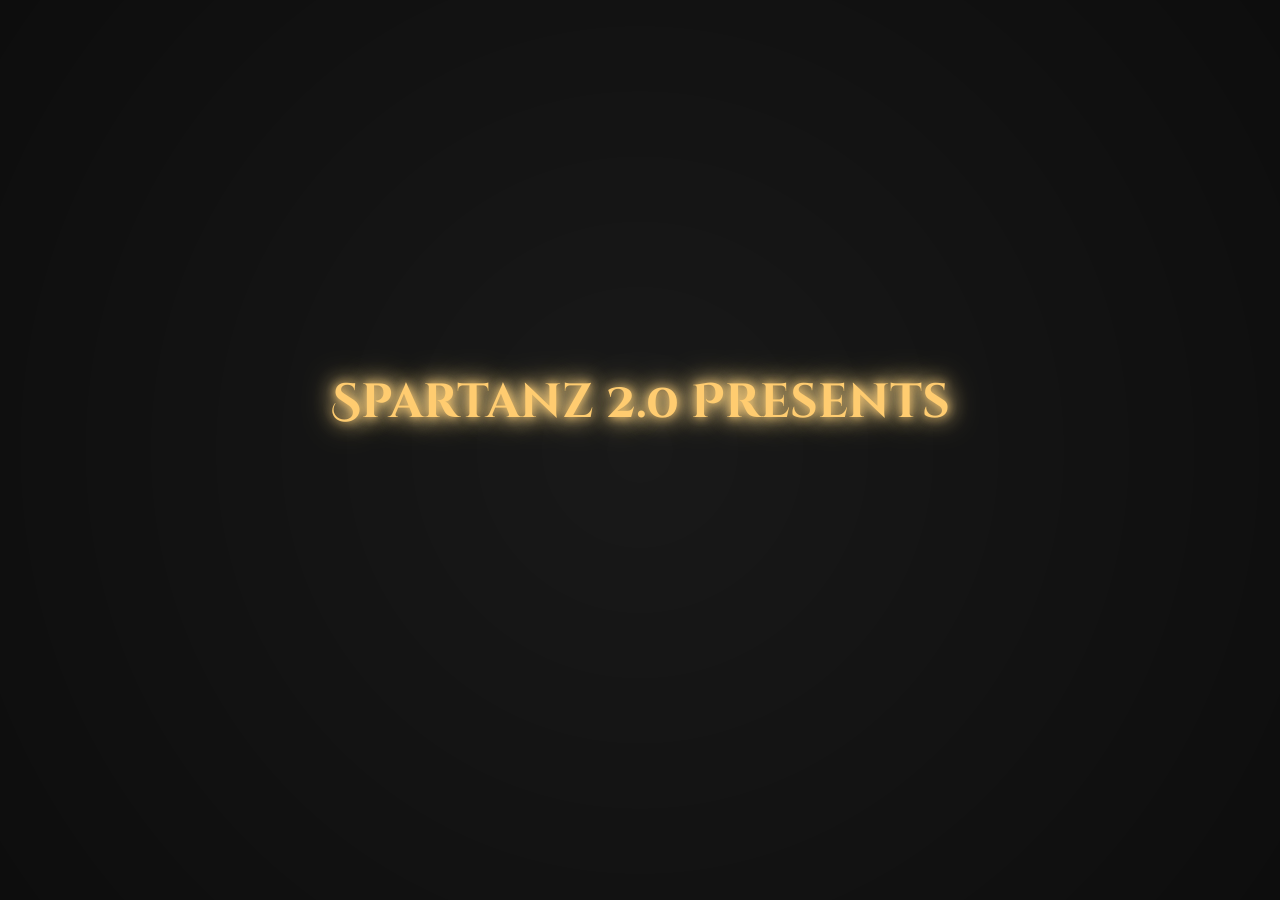
<file: bid-beat.html>
<!DOCTYPE html>
<html lang="en">
<head>
  <meta charset="UTF-8" />
  <meta name="viewport" content="width=device-width, initial-scale=1.0" />
  <title>Bid & Beat — Spartanz 2.O</title>
  <link href="https://fonts.googleapis.com/css2?family=Cinzel+Decorative:wght@700&family=Great+Vibes&family=Poppins:wght@400;600;700&display=swap" rel="stylesheet">
  <style>
    /* Reset headings to prevent console warnings */
    h1, h2, h3, h4, h5, h6 {
      margin: 0.5rem 0;
      font-size: inherit;
    }

    /* ===================== Intro Overlay ===================== */
    #introOverlay {
      position: fixed;
      inset: 0;
      background: radial-gradient(circle, rgba(0,0,0,0.9) 0%, rgba(0,0,0,0.95) 100%);
      display: flex;
      flex-direction: column;
      justify-content: center;
      align-items: center;
      z-index: 9999;
      overflow: hidden;
    }

    #introOverlay h1, #introOverlay h2 {
      margin: 0.3rem 0;
      color: #ffcc70;
      font-family: 'Cinzel Decorative', cursive;
      text-shadow: 0 0 10px #ffcc70, 0 0 20px #ffe6a7, 0 0 30px #ffcc70;
      opacity: 0;
    }

    #introOverlay h1 { font-size: 3rem; }
    #introOverlay h2 { font-size: 4rem; }

    /* ===================== Keyframes ===================== */
    @keyframes fadeInUp {
      0% { opacity: 0; transform: translateY(30px) scale(0.95); }
      100% { opacity: 1; transform: translateY(0) scale(1); }
    }

    @keyframes fadeOutOverlay {
      0% { opacity: 1; }
      100% { opacity: 0; pointer-events: none; }
    }

    @keyframes floatLanternIntro {
      0% { transform: translateY(0) rotate(0deg); opacity: 0; }
      5% { opacity: 1; }
      100% { transform: translateY(-120vh) rotate(5deg); opacity: 0; }
    }

    @keyframes floatLanternMain {
      from { transform: translateY(0); opacity: 0.4; }
      to { transform: translateY(-120vh); opacity: 0; }
    }

    .entryLantern {
      position: absolute;
      bottom: -60px;
      width: 28px;
      height: 45px;
      border-radius: 10px;
      background: radial-gradient(circle at 30% 30%, #ffe6a7, #ffcc70);
      box-shadow: 0 0 30px rgba(255, 215, 100, 0.5);
      opacity: 0;
      animation: floatLanternIntro 8s linear forwards;
    }

    .mainLantern {
      position: fixed;
      bottom: -60px;
      width: 25px;
      height: 40px; 
      border-radius: 8px;
      background: radial-gradient(circle at 30% 30%, #ffe6a7, #ffcc70);
      box-shadow: 0 0 15px rgba(255, 215, 100, 0.4);
      opacity: 0.4;
      animation: floatLanternMain linear infinite;
      z-index: 1;
    }

    /* ===================== Main Page ===================== */
    body {
      margin: 0;
      background: radial-gradient(circle at top, #1b1f3a, #0d0f20);
      color: #fff;
      font-family: 'Poppins', sans-serif;
      text-align: center;
    }

    .main-page { display: none; }

    .header {
      position: sticky; top: 0;
      background: rgba(20,0,40,0.6);
      backdrop-filter: blur(12px);
      border-bottom: 1px solid #ffe6a7;
      display: flex;
      justify-content: center;
      align-items: center;
      padding: 0.8rem 1.5rem;
      z-index: 100;
    }

    .main-title {
      font-family: 'Great Vibes', cursive;
      font-size: 2.8rem;
      font-weight: 700;
      background: linear-gradient(90deg, #ffcc70, #dca3ff, #ffd080);
      -webkit-background-clip: text;
      -webkit-text-fill-color: transparent;
      text-shadow: 0 0 18px rgba(255, 204, 112, 0.8), 0 0 28px rgba(125, 76, 219, 0.5);
      letter-spacing: 1.5px;
    }

    .sub-title { 
      font-size: 1rem; 
      color: rgba(255,246,234,0.9); 
      margin-top: 0.3rem; 
    }

    .hero {
      text-align: center;
      padding: 3rem 1rem 2rem;
      position: relative;
    }
    .hero h1 {
      font-family: 'Great Vibes', cursive;
      font-size: 3.3rem;
      font-weight: 800;
      background: linear-gradient(to right, #ffcc70, #7d4cdb);
      -webkit-background-clip: text;
      -webkit-text-fill-color: transparent;
      text-shadow: 0 0 25px rgba(255, 210, 120, 0.3);
    }
    .hero p { 
      font-size: 1.2rem; 
      color: rgba(255,246,234,0.9); 
      margin-top: 0.5rem; 
    }

    .container { 
      max-width: 950px; 
      margin: 2.5rem auto; 
      padding: 0 1.5rem; 
    }

    .section {
      background: rgba(60,20,90,0.55);
      border-radius: 15px;
      padding: 2rem 1.5rem;
      border: 1px solid rgba(255,215,0,0.3);
      box-shadow: 0 0 25px rgba(255,200,120,0.15);
      backdrop-filter: blur(10px);
      margin-bottom: 2.5rem;
      position: relative;
      z-index: 10;
    }

    .section h2 {
      font-family: 'Cinzel Decorative', cursive;
      font-size: 2.3rem;
      background: linear-gradient(90deg, #ffcc70, #dca3ff);
      -webkit-background-clip: text;
      -webkit-text-fill-color: transparent;
      text-shadow: 0 0 18px rgba(255,215,0,0.6);
      margin-bottom: 1.3rem;
      text-align: center;
    }

    .subhead {
      font-family: 'Cinzel Decorative', cursive;
      font-size: 1.5rem;
      margin-top: 1.8rem;
      margin-bottom: 0.8rem;
      background: linear-gradient(90deg, #ffcc70, #dca3ff);
      -webkit-background-clip: text;
      -webkit-text-fill-color: transparent;
      text-shadow: 0 0 15px rgba(255, 215, 120, 0.4);
      letter-spacing: 0.5px;
    }

    .section ul {
      text-align: left;
      display: inline-block;
    }

    .section ul li {
      margin-bottom: 1rem;
      font-size: 1.05rem;
      line-height: 1.8;
    }

    .section ul li strong {
      display: inline-block;
      background: linear-gradient(90deg, #ffcc70, #dca3ff);
      -webkit-background-clip: text;
      -webkit-text-fill-color: transparent;
      font-size: 1.1rem;
      text-shadow: 0 0 10px rgba(255, 210, 120, 0.4);
    }

    .nav-buttons {
      display: flex;
      justify-content: center;
      gap: 1rem;
      margin-top: 2rem;
    }

    .btn {
      background: linear-gradient(135deg, #7d4cdb, #ffcc70);
      color: #240026;
      font-weight: 700;
      padding: 0.7rem 1.5rem;
      font-size: 1rem;
      border-radius: 40px;
      border: none;
      cursor: pointer;
      box-shadow: 0 0 15px rgba(255, 215, 120, 0.4);
      transition: all 0.25s ease-in-out;
    }
    .btn:hover {
      transform: translateY(-3px) scale(1.05);
      box-shadow: 0 0 25px rgba(255, 215, 120, 0.8);
    }
    .logo-img {
      display: block;
      max-width: 100%;
      height: auto;
      margin: 2rem auto;
      border-radius: 15px;
      box-shadow: 0 0 25px rgba(255, 215, 120, 0.3);
      transition: transform 0.3s ease, box-shadow 0.3s ease;
      width: 300px;
    }

    .logo-img:hover {
      transform: scale(1.05);
      box-shadow: 0 0 35px rgba(255, 215, 120, 0.5);
    }

    @media (max-width: 1024px) {
      .logo-img { width: 250px; }
    }
    @media (max-width: 768px) {
      .logo-img { width: 200px; margin: 1.5rem auto; }
      .hero h1 { font-size: 2.5rem; } 
      .section h2 { font-size: 1.8rem; }
      .main-title { font-size: 2.2rem; }
    }
    @media (max-width: 480px) {
      .logo-img { width: 180px; margin: 1rem auto; }
    }
  </style>
</head>
<body>
  <div id="introOverlay">
    <h1>Spartanz 2.0 Presents</h1>
    <h2>🎶 Bid & Beat 🎶</h2>
    <div id="entryLanterns"></div>
  </div>

  <div class="main-page">
    <div id="ambientLanterns" style="position: fixed; inset: 0; pointer-events: none; z-index: 1;"></div>

    <header class="header">
      <div class="main-title">Spartanz 2.0</div>
      <div class="sub-title">Department of Computer Science Engineering (Cyber Security)</div>
    </header>

    <section class="hero">
      <h1>🎶 Bid & Beat 🎶</h1>
      <p>The Ultimate Musical Bidding Showdown — Sing • Bid • Win ✨</p>
    </section>

    <main class="container">
      <section class="section">
        <h2>🎵 Event Description</h2>
        <p>
          A fun auction-style musical game where teams bid on how many songs they can sing based on picture clues.  
          Bid high, sing fast, and score points to beat the competition!
        </p>
        <img src="assets/bid-beat-logo.png" alt="Bid and Beat Logo" class="logo-img" />

        <p class="subhead">👥 Team Requirements</p>
        <ul>
          <li>2–3 members per team</li>
          <li>No mobile phones or external help allowed</li>
        </ul>

        <p class="subhead">🏆 Scoring</p>
        <ul>
          <li>Successful bid → 10 points</li>
          <li>Failed attempt → 0 points</li>
          <li>Highest total score wins</li>
        </ul>
      </section>

      <section class="section">
        <h2>📜 Rules & Details</h2>
        <ul>
          <li><strong>■ Duration</strong><br>
            • Total duration: 45–60 minutes<br>
            • Each round: ~5 minutes (bidding + performance)<br>
            • No. of rounds: 2-3
          </li>
          <li><strong>■ Participants</strong><br>
            • Team size: 2–3 members per team
          </li>
          <li><strong>■ Rules</strong><br>
            • Each round, an image-based clue will be shown (example: Hero + Music Director, Movie + Lyricist, Singer + Heroine, etc.).<br>
            • Teams must bid how many songs they can sing that fit the scenario in 1 minute.<br>
            • The highest bidder plays first.<br>
            • If they complete their bid successfully → they earn points.<br>
            • If they fail → the chance passes to the next highest bidder.<br>
            • A song cannot be repeated in the same round.<br>
            • Teams must start singing immediately when the timer begins.<br>
            • Judge’s/Coordinator’s decision is final in validating the songs.
          </li>
        </ul>

        <div class="nav-buttons">
          <button class="btn" onclick="window.location.href='/'">⬅ Back</button>
          <button class="btn" onclick="window.location.href='https://forms.gle/Hzq3xrZmpnq862Zt8'">Register</button>
        </div>
      </section>
    </main>

    <footer>© 2025 Spartanz 2.O | Bid & Beat — Sing. Shine. Soar. 🎶</footer>
  </div>

  <!-- Self-hosted audio -->
  <audio autoplay loop>
    <source src="assets/tanged music.mp3" type="audio/mp3">
  </audio>

  <script>
    const introOverlay = document.getElementById('introOverlay');
    const entryLanternsContainer = document.getElementById('entryLanterns');
    const ambientLanternsContainer = document.getElementById('ambientLanterns');
    const mainPage = document.querySelector('.main-page');

    function createLanterns(container, className, count, minDuration, maxDuration, delayMultiplier) {
      for (let i = 0; i < count; i++) {
        const lantern = document.createElement('div');
        lantern.classList.add(className);
        lantern.style.left = Math.random() * 100 + '%';
        lantern.style.animationDuration = (minDuration + Math.random() * (maxDuration - minDuration)) + 's';
        lantern.style.animationDelay = (Math.random() * delayMultiplier * -1) + 's';
        container.appendChild(lantern);
      }
    }

    createLanterns(entryLanternsContainer, 'entryLantern', 35, 6, 10, 3);

    const introText = introOverlay.querySelector('h1');
    const mainTitle = introOverlay.querySelector('h2');

    setTimeout(() => { 
      introText.style.animation = "fadeInUp 1.5s forwards"; 
    }, 500);
    
    setTimeout(() => { 
      mainTitle.style.animation = "fadeInUp 1.5s forwards"; 
    }, 2000);

    setTimeout(() => {
      introOverlay.style.animation = "fadeOutOverlay 1s forwards";
      createLanterns(ambientLanternsContainer, 'mainLantern', 15, 10, 25, 15); 
      setTimeout(() => {
        introOverlay.remove();
        mainPage.style.display = 'block';
      }, 1000); 
    }, 5000); 
  </script>
</body>
</html>
</file>
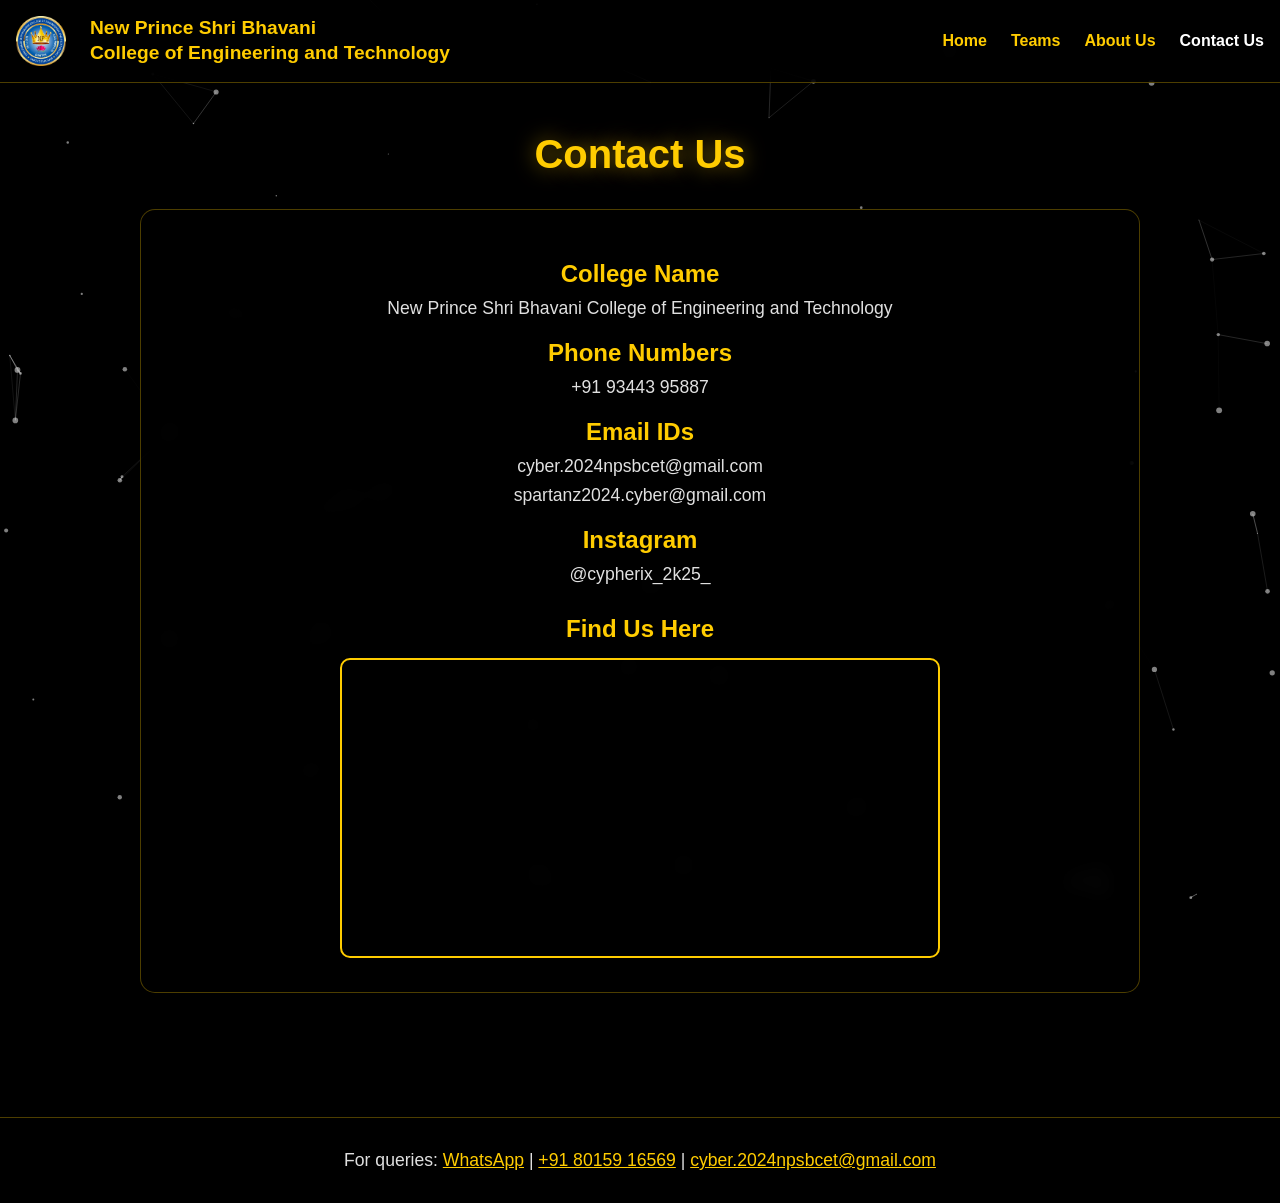
<file: contact-us.html>
<!DOCTYPE html>
<html lang="en">
  <head>
    <meta charset="UTF-8" />
    <meta name="viewport" content="width=device-width, initial-scale=1.0" />
    <title>Contact Us - Spartanz 2.O</title>
    <link rel="icon" type="image/x-icon" href="assets/spartanz2k25logo.png" />
    <style>
      /* Add this to your CSS */
      #particles-js {
        position: fixed;
        width: 100%;
        height: 100%;
        top: 0;
        left: 0;
        z-index: -1;
        pointer-events: none;
      }
      * {
        margin: 0;
        padding: 0;
        box-sizing: border-box;
      }
      body {
        font-family: "Arial", sans-serif;
        background: #000;
        color: white;
        overflow-x: hidden;
      }

      /* === College Header === */
      .college-header {
        position: fixed;
        top: 0;
        left: 0;
        width: 100%;
        background: rgba(0, 0, 0, 0.8);
        backdrop-filter: blur(10px);
        padding: 1rem;
        display: flex;
        justify-content: space-between;
        align-items: center;
        gap: 1rem;
        z-index: 100;
        border-bottom: 1px solid rgba(255, 204, 0, 0.3);
      }
      .college-logo-placeholder {
        width: 50px;
        height: 50px;
        display: flex;
        align-items: center;
        justify-content: center;
      }
      .college-logo-placeholder img {
        max-width: 100%;
        max-height: 100%;
        object-fit: contain;
        border-radius: 8px;
      }
      .college-name {
        flex: 1;
        font-size: 1.2rem;
        line-height: 1.3;
        font-weight: bold;
        color: #ffcc00;
        text-align: left;
        margin-left: 0.5rem;
      }
      .nav-links {
        display: flex;
        gap: 1.5rem;
      }
      .nav-links a {
        color: #ffcc00;
        text-decoration: none;
        font-size: 1rem;
        font-weight: bold;
        transition: color 0.2s;
      }
      .nav-links a:hover,
      .nav-links a.selected {
        color: white;
      }

      /* === Main Content === */
      .main-content {
        padding-top: 100px;
        padding-bottom: 60px;
        max-width: 1000px;
        margin: 0 auto;
      }

      .section-title {
        text-align: center;
        font-size: 2.5rem;
        margin: 2rem 0;
        color: #ffcc00;
        text-shadow: 0 0 20px rgba(255, 204, 0, 0.5);
      }

      .contact-container {
        background: rgba(0, 0, 0, 0.7);
        padding: 30px;
        border-radius: 15px;
        backdrop-filter: blur(10px);
        border: 1px solid rgba(255, 204, 0, 0.3);
        text-align: center;
      }

      .contact-info h2 {
        color: #ffcc00;
        margin: 20px 0 10px;
        font-size: 1.5rem;
      }

      .contact-info p,
      .contact-info a {
        color: #e0e0e0;
        font-size: 1.1rem;
        text-decoration: none;
        display: block;
        margin: 8px 0;
      }

      .contact-info a:hover {
        color: #ffcc00;
        text-shadow: 0 0 10px rgba(255, 204, 0, 0.6);
      }

      .map {
        margin-top: 30px;
      }

      .map h2 {
        color: #ffcc00;
        margin-bottom: 15px;
        font-size: 1.5rem;
      }

      iframe {
        width: 100%;
        max-width: 600px;
        height: 300px;
        border-radius: 10px;
        border: 2px solid #ffcc00;
      }

      /* === Footer === */
      .footer {
        background: rgba(0, 0, 0, 0.9);
        padding: 2rem 1rem;
        text-align: center;
        border-top: 1px solid rgba(255, 204, 0, 0.3);
        margin-top: 4rem;
      }

      .footer-text {
        color: #e0e0e0;
        font-size: 1.1rem;
      }

      .footer-text a {
        color: #ffcc00;
        text-decoration: underline;
      }

      /* === Responsive === */
      @media (max-width: 768px) {
        .section-title {
          font-size: 2rem;
        }
        .contact-container {
          padding: 20px 15px;
        }
        iframe {
          height: 250px;
        }
      }
    </style>
  </head>
  <body>
    <div id="particles-js"></div>
    <script src="particles.min.js"></script>
    <script>
      particlesJS.load("particles-js", "particlesjs-config.json", function () {
        console.log("Particles.js configuration loaded successfully!");
      });
    </script>
    <!-- College Header -->
    <div class="college-header">
      <div class="college-logo-placeholder">
        <img src="assets/np-logo.png" alt="NPSB College Logo" />
      </div>
      <div class="college-name">
        New Prince Shri Bhavani<br />College of Engineering and Technology
      </div>
      <div class="nav-links">
        <a href="/">Home</a>
        <a href="/teams.html">Teams</a>
        <a href="/about.html">About Us</a>
        <a href="/contact-us.html" class="selected">Contact Us</a>
      </div>
    </div>

    <div class="main-content">
      <h1 class="section-title">Contact Us</h1>
      <div class="contact-container">
        <div class="contact-info">
          <h2>College Name</h2>
          <p>New Prince Shri Bhavani College of Engineering and Technology</p>

          <h2>Phone Numbers</h2>
          <a href="tel:+916385105709">+91 93443 95887</a>
          <!-- <a href="tel:+919962348907">+91 9962348907</a> -->

          <h2>Email IDs</h2>
          <a href="mailto:cyber.2024npsbcet@gmail.com"
            >cyber.2024npsbcet@gmail.com</a
          >
          <a href="mailto:spartanz2024.cyber@gmail.com"
            >spartanz2024.cyber@gmail.com</a
          >

          <h2>Instagram</h2>
          <a href="https://www.instagram.com/cypherix_2k25_/" target="_blank"
            >@cypherix_2k25_</a
          >
        </div>

        <div class="map">
          <h2>Find Us Here</h2>
          <iframe
            src="https://www.google.com/maps/embed?pb=!1m18!1m12!1m3!1d3890.4889438221175!2d80.1662648!3d12.9146718!2m3!1f0!2f0!3f0!3m2!1i1024!2i768!4f13.1!3m3!1m2!1s0x3a525ea09cb2abf5%3A0x81ad80cde6aa3fef!2sNew%20Prince%20Shri%20Bhavani%20College%20Of%20Engineering%20%26%20Technology!5e0!3m2!1sen!2sin!4v1709020707000!5m2!1sen!2sin"
            allowfullscreen=""
            loading="lazy"
            referrerpolicy="no-referrer-when-downgrade"
          ></iframe>
        </div>
      </div>
    </div>

    <!-- Footer -->
    <div class="footer">
      <div class="footer-text">
        For queries:
        <a href="https://wa.me/918015916569" target="_blank">WhatsApp</a> |
        <a href="tel:+918015916569">+91 80159 16569</a> |
        <a href="mailto:cyber.2024npsbcet@gmail.com"
          >cyber.2024npsbcet@gmail.com</a
        >
      </div>
    </div>
  </body>
</html>
</file>
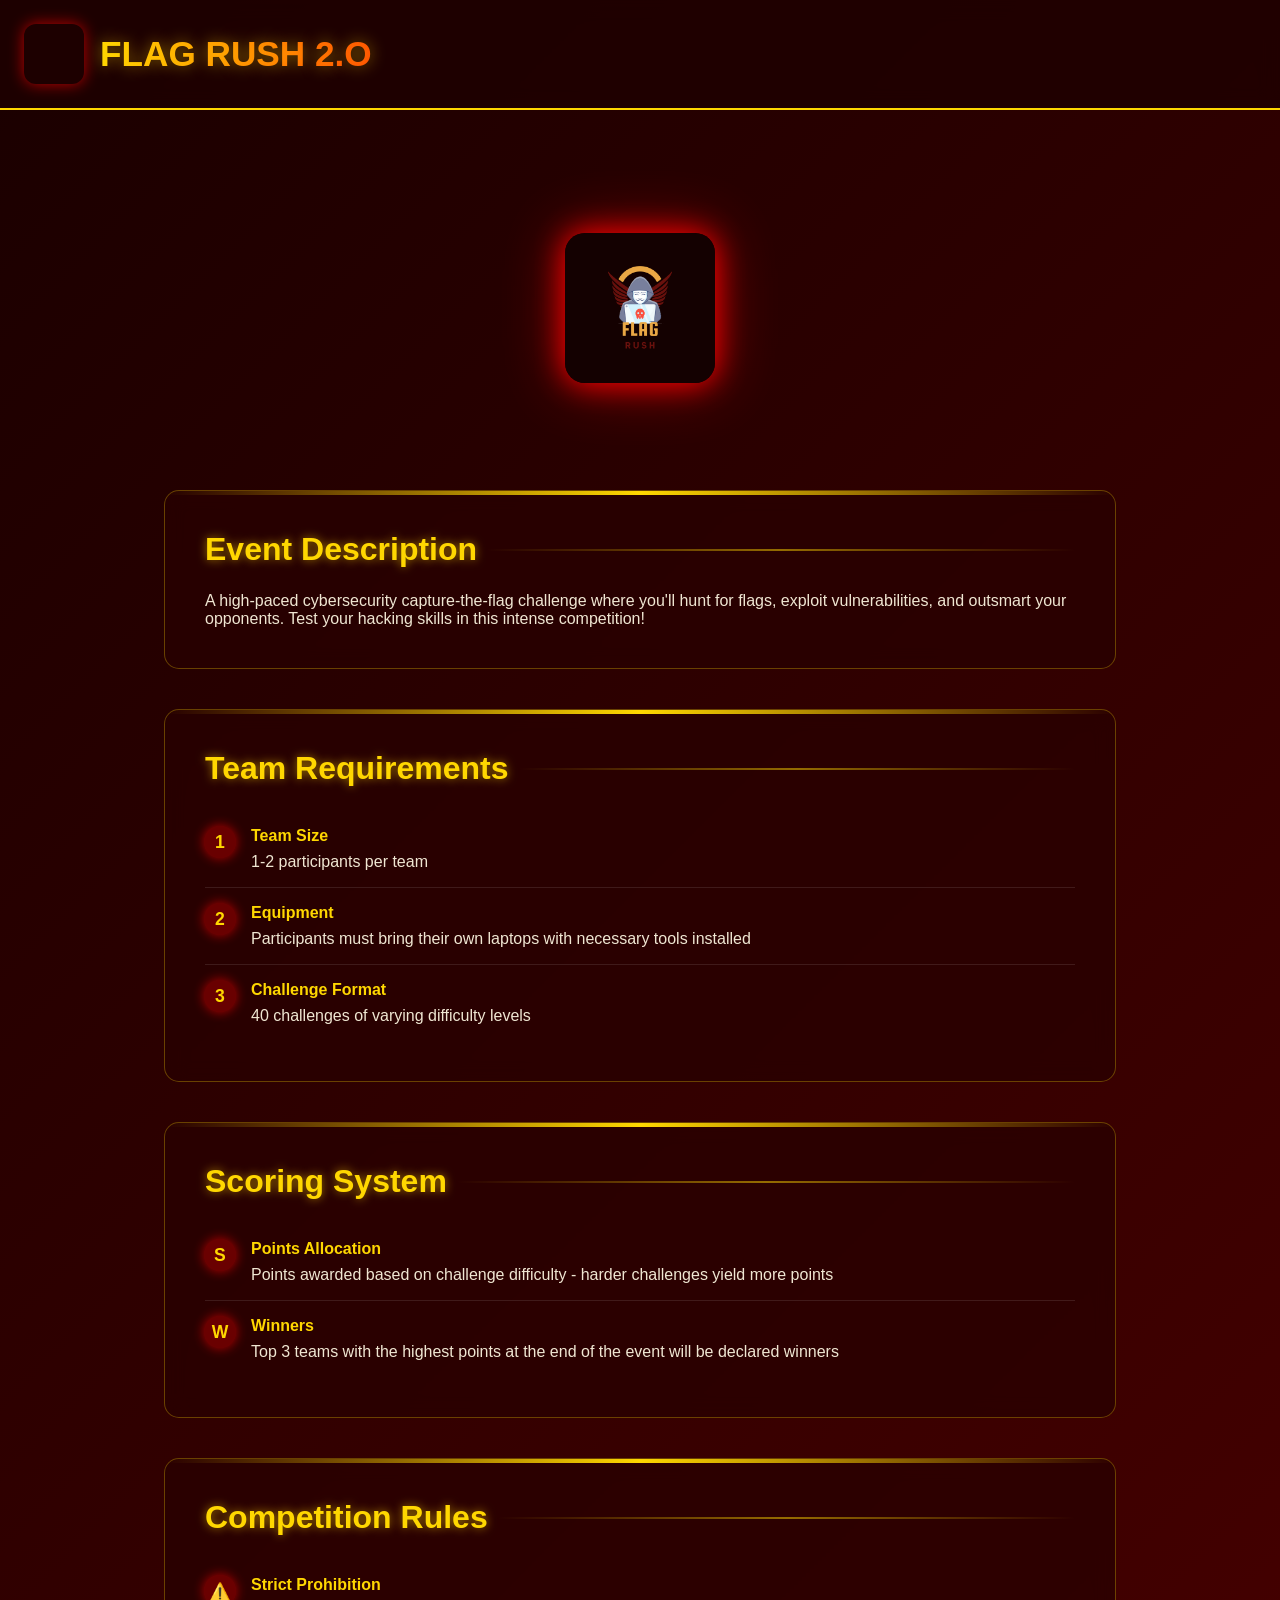
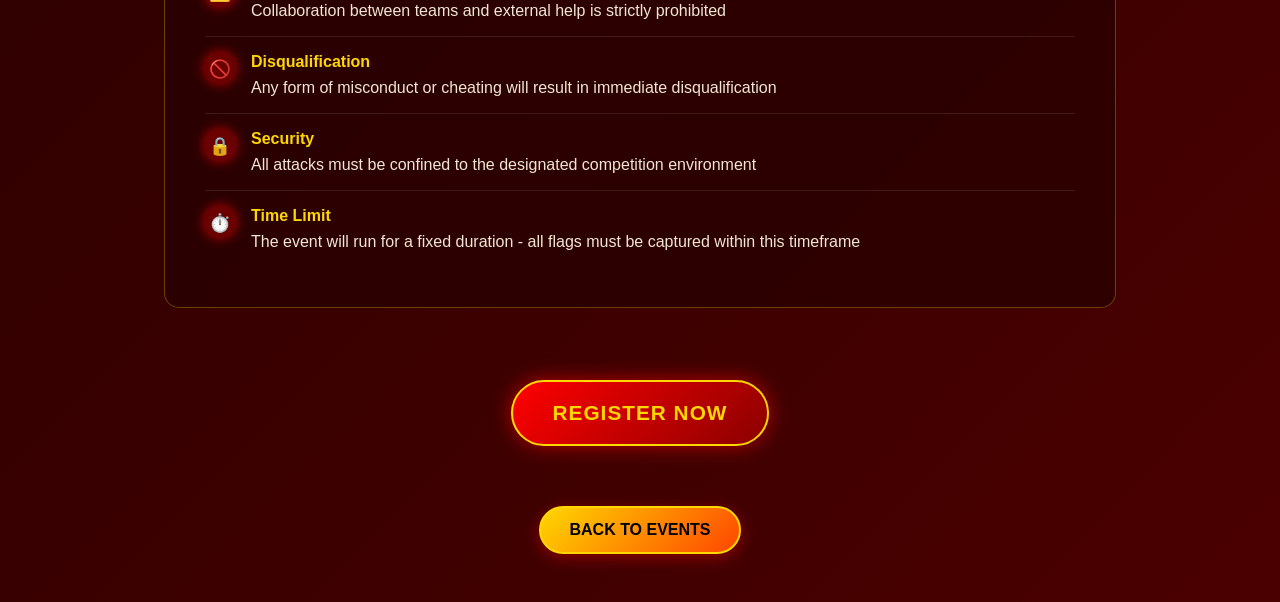
<file: flag-rush.html>
<!DOCTYPE html>
<html lang="en">
<head>
    <meta charset="UTF-8">
    <meta name="viewport" content="width=device-width, initial-scale=1.0">
    <title>Flag Rush - Spartanz 2.O</title>
    <link rel="icon" type="image/x-icon" href="assets/spartanz2k25logo.png" />
    <style>
        /* Reset & Base */
        * {
            margin: 0;
            padding: 0;
            box-sizing: border-box;
        }

        body {
            font-family: "Arial", sans-serif;
            background: linear-gradient(135deg, #1a0000, #4b0000);
            color: #f0e6d2;
            overflow-x: hidden;
            min-height: 100vh;
            position: relative;
        }

        /* Iron Man Theme Elements */
        .cyber-accent {
            color: #FFD700 !important;
            text-shadow: 0 0 10px rgba(255, 215, 0, 0.7);
        }

        .cyber-glow {
            box-shadow: 0 0 15px rgba(255, 0, 0, 0.6);
        }

        /* Header Styling */
        .header {
            background: rgba(30, 0, 0, 0.8);
            backdrop-filter: blur(10px);
            padding: 1.5rem;
            display: flex;
            align-items: center;
            gap: 1.5rem;
            border-bottom: 2px solid #FFD700;
            position: sticky;
            top: 0;
            z-index: 100;
        }

        .logo-container {
            display: flex;
            align-items: center;
            gap: 1rem;
        }

        .spartanz-logo {
            width: 60px;
            height: 60px;
            background: url('https://placehold.co/60x60/FF0000/000000?text=IM') center/contain no-repeat;
            border-radius: 12px;
            box-shadow: 0 0 15px rgba(255, 0, 0, 0.7);
        }

        .event-title {
            font-size: 2.2rem;
            font-weight: bold;
            background: linear-gradient(to right, #FFD700, #FF4500);
            -webkit-background-clip: text;
            -webkit-text-fill-color: transparent;
            text-shadow: 0 0 15px rgba(255, 215, 0, 0.5);
        }

        /* Main Content */
        .container {
            max-width: 1000px;
            margin: 3rem auto;
            padding: 0 1.5rem;
        }

        .section {
            background: rgba(40, 0, 0, 0.75);
            border: 1px solid rgba(255, 215, 0, 0.3);
            border-radius: 15px;
            padding: 2.5rem;
            margin-bottom: 2.5rem;
            backdrop-filter: blur(10px);
            position: relative;
            overflow: hidden;
        }

        .section::before {
            content: '';
            position: absolute;
            top: 0;
            left: 0;
            width: 100%;
            height: 4px;
            background: linear-gradient(90deg, transparent, #FFD700, transparent);
        }

        .section-title {
            font-size: 2rem;
            margin-bottom: 1.5rem;
            color: #FFD700;
            text-shadow: 0 0 10px rgba(255, 215, 0, 0.6);
            display: flex;
            align-items: center;
            gap: 10px;
        }

        .section-title::after {
            content: '';
            flex: 1;
            height: 2px;
            background: linear-gradient(90deg, transparent, rgba(255, 215, 0, 0.5), transparent);
        }

        /* Rules List */
        .rules-list {
            list-style: none;
            padding-left: 0;
        }

        .rules-list li {
            padding: 1rem 0;
            border-bottom: 1px solid rgba(255, 255, 255, 0.1);
            display: flex;
            gap: 1rem;
        }

        .rules-list li:last-child {
            border-bottom: none;
        }

        .rule-icon {
            min-width: 30px;
            height: 30px;
            background: rgba(255, 0, 0, 0.3);
            border-radius: 50%;
            display: flex;
            align-items: center;
            justify-content: center;
            font-weight: bold;
            color: #FFD700;
            flex-shrink: 0;
            box-shadow: 0 0 10px rgba(255, 0, 0, 0.6);
        }

        .rule-content h4 {
            margin-bottom: 0.5rem;
            color: #FFD700;
        }

        /* Event Logo Visual */
        .logo-visual {
            position: relative;
            height: 300px;
            margin: 2rem 0;
            display: flex;
            align-items: center;
            justify-content: center;
        }

        .logo-container-main {
            position: relative;
            width: 200px;
            height: 200px;
            display: flex;
            align-items: center;
            justify-content: center;
        }

        .event-logo {
            width: 150px;
            height: 150px;
            background: url('assets/FlagRush.png') center/contain no-repeat;
            border-radius: 20px;
            box-shadow: 0 0 30px #FF0000, 0 0 60px rgba(255, 0, 0, 0.5);
            animation: pulse 2s infinite;
        }

        @keyframes pulse {
            0% { box-shadow: 0 0 30px #FF0000, 0 0 60px rgba(255, 0, 0, 0.5); }
            50% { box-shadow: 0 0 40px #FFD700, 0 0 80px rgba(255, 215, 0, 0.6); }
            100% { box-shadow: 0 0 30px #FF0000, 0 0 60px rgba(255, 0, 0, 0.5); }
        }

        /* Register Button */
        .register-button {
            display: inline-block;
            background: linear-gradient(135deg, #FF0000, #8B0000);
            color: #FFD700;
            padding: 1.2rem 2.5rem;
            border-radius: 50px;
            text-decoration: none;
            font-weight: bold;
            font-size: 1.3rem;
            margin: 2rem 0;
            box-shadow: 0 0 20px rgba(255, 0, 0, 0.6);
            transition: all 0.4s ease;
            position: relative;
            overflow: hidden;
            border: 2px solid #FFD700;
            letter-spacing: 1px;
            text-transform: uppercase;
        }

        .register-button::before {
            content: '';
            position: absolute;
            top: 0;
            left: -100%;
            width: 100%;
            height: 100%;
            background: linear-gradient(90deg, transparent, rgba(255, 215, 0, 0.4), transparent);
            transition: 0.5s;
        }

        .register-button:hover {
            transform: translateY(-5px) scale(1.05);
            box-shadow: 0 10px 25px rgba(255, 0, 0, 0.8), 0 0 30px rgba(255, 215, 0, 0.6);
            background: linear-gradient(135deg, #FF4500, #B22222);
        }

        .register-button:hover::before {
            left: 100%;
        }

        .register-button:active {
            transform: translateY(0) scale(0.98);
            box-shadow: 0 0 15px rgba(255, 0, 0, 0.6);
        }

        /* Back to Events Button */
        .back-button {
            display: inline-block;
            background: linear-gradient(135deg, #FFD700, #FF4500);
            color: #000;
            padding: 0.8rem 1.8rem;
            border-radius: 30px;
            text-decoration: none;
            font-weight: bold;
            margin-top: 1.5rem;
            box-shadow: 0 4px 15px rgba(255, 0, 0, 0.4);
            transition: all 0.3s ease;
            border: 2px solid #FFD700;
        }

        .back-button:hover {
            transform: translateY(-3px);
            box-shadow: 0 6px 20px rgba(255, 215, 0, 0.6);
            background: linear-gradient(135deg, #FFB300, #FF0000);
        }

        /* Button Container */
        .button-container {
            text-align: center;
            margin-top: 2rem;
        }

        /* Responsive Design */
        @media (max-width: 768px) {
            .header {
                flex-direction: column;
                text-align: center;
            }
            
            .event-title {
                font-size: 1.8rem;
            }
            
            .section {
                padding: 1.8rem;
            }
            
            .section-title {
                font-size: 1.7rem;
            }
            
            .logo-visual {
                height: 200px;
            }
            
            .logo-container-main {
                width: 150px;
                height: 150px;
            }
            
            .event-logo {
                width: 120px;
                height: 120px;
            }
            
            .spartanz-logo {
                width: 50px;
                height: 50px;
                background: url('https://placehold.co/50x50/FF0000/000000?text=IM') center/contain no-repeat;
            }
            
            .register-button {
                padding: 1rem 2rem;
                font-size: 1.1rem;
            }
        }

        @media (max-width: 480px) {
            .event-title {
                font-size: 1.5rem;
            }
            
            .section {
                padding: 1.5rem;
            }
            
            .section-title {
                font-size: 1.5rem;
            }
            
            .rule-icon {
                min-width: 25px;
                height: 25px;
                font-size: 0.9rem;
            }
            
            .logo-visual {
                height: 180px;
            }
            
            .logo-container-main {
                width: 120px;
                height: 120px;
            }
            
            .event-logo {
                width: 100px;
                height: 100px;
            }
            
            .spartanz-logo {
                width: 40px;
                height: 40px;
                background: url('https://placehold.co/40x40/FF0000/000000?text=IM') center/contain no-repeat;
            }
            
            .register-button {
                padding: 0.9rem 1.8rem;
                font-size: 1rem;
            }
        }

        /* Footer */
        .footer {
            text-align: center;
            padding: 2rem;
            margin-top: 3rem;
            border-top: 1px solid rgba(255, 215, 0, 0.3);
            color: #ccc;
            font-size: 0.9rem;
        }
    </style>
</head>
<body>
    <!-- Header -->
    <header class="header">
        <div class="logo-container">
            <div class="spartanz-logo"></div>
            <h1 class="event-title">FLAG RUSH 2.O</h1>
        </div>
    </header>

    <!-- Main Content -->
    <div class="container">
        <div class="logo-visual">
            <div class="logo-container-main">
                <div class="event-logo"></div>
            </div>
        </div>

        <div class="section">
            <h2 class="section-title">Event Description</h2>
            <p>A high-paced cybersecurity capture-the-flag challenge where you'll hunt for flags, exploit vulnerabilities, and outsmart your opponents. Test your hacking skills in this intense competition!</p>
        </div>

        <div class="section">
            <h2 class="section-title">Team Requirements</h2>
            <ul class="rules-list">
                <li>
                    <div class="rule-icon">1</div>
                    <div class="rule-content">
                        <h4>Team Size</h4>
                        <p>1-2 participants per team</p>
                    </div>
                </li>
                <li>
                    <div class="rule-icon">2</div>
                    <div class="rule-content">
                        <h4>Equipment</h4>
                        <p>Participants must bring their own laptops with necessary tools installed</p>
                    </div>
                </li>
                <li>
                    <div class="rule-icon">3</div>
                    <div class="rule-content">
                        <h4>Challenge Format</h4>
                        <p>40 challenges of varying difficulty levels</p>
                    </div>
                </li>
            </ul>
        </div>

        <div class="section">
            <h2 class="section-title">Scoring System</h2>
            <ul class="rules-list">
                <li>
                    <div class="rule-icon">S</div>
                    <div class="rule-content">
                        <h4>Points Allocation</h4>
                        <p>Points awarded based on challenge difficulty - harder challenges yield more points</p>
                    </div>
                </li>
                <li>
                    <div class="rule-icon">W</div>
                    <div class="rule-content">
                        <h4>Winners</h4>
                        <p>Top 3 teams with the highest points at the end of the event will be declared winners</p>
                    </div>
                </li>
            </ul>
        </div>

        <div class="section">
            <h2 class="section-title cyber-accent">Competition Rules</h2>
            <ul class="rules-list">
                <li>
                    <div class="rule-icon">⚠️</div>
                    <div class="rule-content">
                        <h4>Strict Prohibition</h4>
                        <p>Collaboration between teams and external help is strictly prohibited</p>
                    </div>
                </li>
                <li>
                    <div class="rule-icon">🚫</div>
                    <div class="rule-content">
                        <h4>Disqualification</h4>
                        <p>Any form of misconduct or cheating will result in immediate disqualification</p>
                    </div>
                </li>
                <li>
                    <div class="rule-icon">🔒</div>
                    <div class="rule-content">
                        <h4>Security</h4>
                        <p>All attacks must be confined to the designated competition environment</p>
                    </div>
                </li>
                <li>
                    <div class="rule-icon">⏱️</div>
                    <div class="rule-content">
                        <h4>Time Limit</h4>
                        <p>The event will run for a fixed duration - all flags must be captured within this timeframe</p>
                    </div>
                </li>
            </ul>
        </div>

        <div class="button-container">
            <a href="https://forms.gle/YBR1Ek1HLY4LiWfWA" class="register-button" target="_blank">
                Register Now
            </a>
        </div>

        <div style="text-align: center;">
            <a href="/" class="back-button">BACK TO EVENTS</a>
        </div>
    </div>


    <script>
        // Add subtle animation to rule icons on scroll
        document.addEventListener('DOMContentLoaded', function() {
            const ruleIcons = document.querySelectorAll('.rule-icon');
            
            const observer = new IntersectionObserver((entries) => {
                entries.forEach(entry => {
                    if (entry.isIntersecting) {
                        entry.target.style.transform = 'scale(1.1)';
                        entry.target.style.transition = 'transform 0.3s ease';
                    }
                });
            }, { threshold: 0.1 });
            
            ruleIcons.forEach(icon => {
                observer.observe(icon);
            });
        });
    </script>
</body>
</html>
</file>
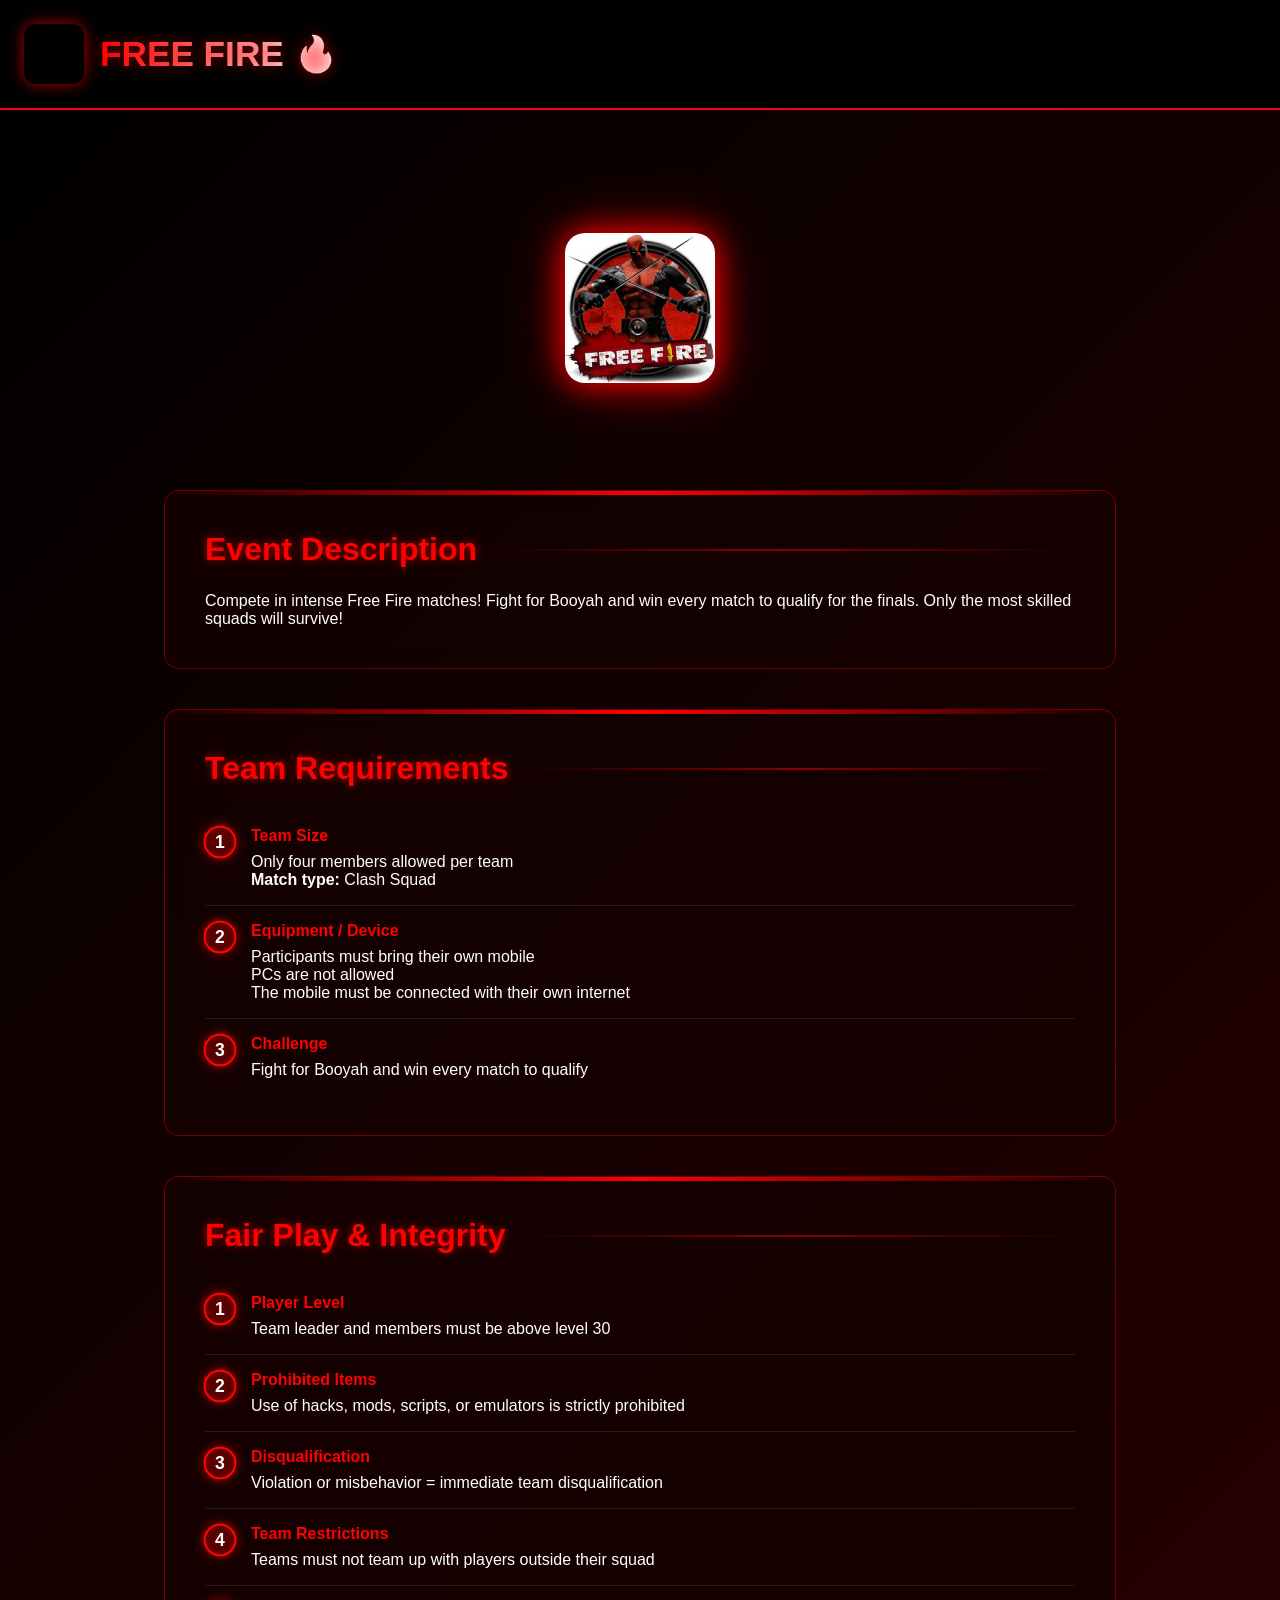
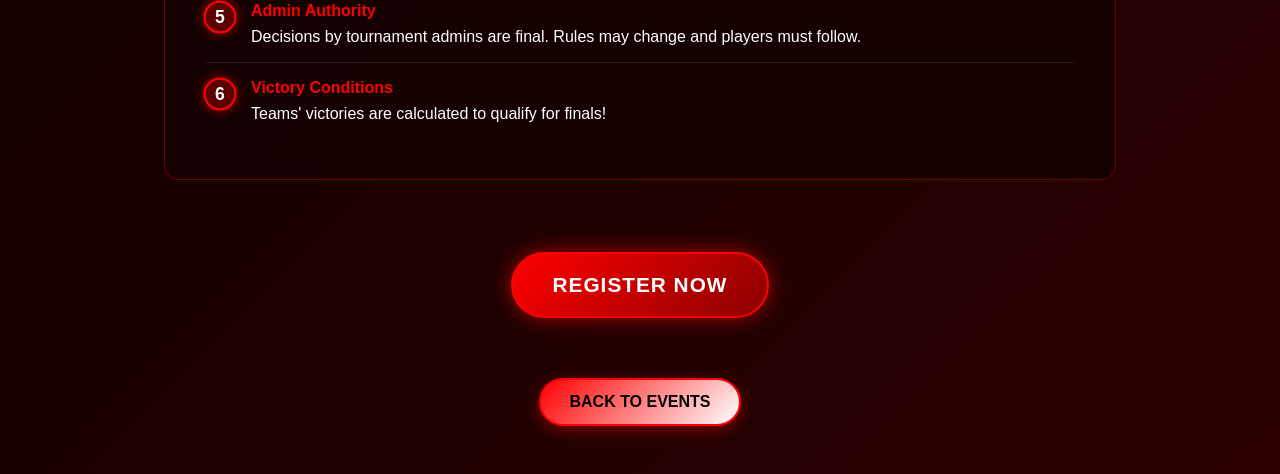
<file: freefire.html>
<!DOCTYPE html>
<html lang="en">
<head>
    <meta charset="UTF-8">
    <meta name="viewport" content="width=device-width, initial-scale=1.0">
    <title>Free Fire - Spartanz 2.O</title>
    <link rel="icon" type="image/x-icon" href="assets/spartanz2k25logo.png" />
    <style>
        /* Reset & Base */
        * {
            margin: 0;
            padding: 0;
            box-sizing: border-box;
        }

        body {
            font-family: "Arial", sans-serif;
            background: linear-gradient(135deg, #000000, #2c0000);
            color: #ffffff;
            overflow-x: hidden;
            min-height: 100vh;
            position: relative;
        }

        /* Deadpool Theme Elements */
        .deadpool-accent {
            color: #ff0000 !important;
            text-shadow: 0 0 10px rgba(255, 0, 0, 0.7);
        }

        .deadpool-glow {
            box-shadow: 0 0 15px rgba(255, 0, 0, 0.6);
        }

        /* Header Styling */
        .header {
            background: rgba(0, 0, 0, 0.9);
            backdrop-filter: blur(10px);
            padding: 1.5rem;
            display: flex;
            align-items: center;
            gap: 1.5rem;
            border-bottom: 2px solid #ff0000;
            position: sticky;
            top: 0;
            z-index: 100;
        }

        .logo-container {
            display: flex;
            align-items: center;
            gap: 1rem;
        }

        .spartanz-logo {
            width: 60px;
            height: 60px;
            background: url('https://placehold.co/60x60/FF0000/FFFFFF?text=FF') center/contain no-repeat;
            border-radius: 12px;
            box-shadow: 0 0 15px rgba(255, 0, 0, 0.7);
        }

        .event-title {
            font-size: 2.2rem;
            font-weight: bold;
            background: linear-gradient(to right, #ff0000, #ffffff);
            -webkit-background-clip: text;
            -webkit-text-fill-color: transparent;
            text-shadow: 0 0 15px rgba(255, 0, 0, 0.5);
        }

        /* Main Content */
        .container {
            max-width: 1000px;
            margin: 3rem auto;
            padding: 0 1.5rem;
        }

        .section {
            background: rgba(20, 0, 0, 0.85);
            border: 1px solid rgba(255, 0, 0, 0.4);
            border-radius: 15px;
            padding: 2.5rem;
            margin-bottom: 2.5rem;
            backdrop-filter: blur(10px);
            position: relative;
            overflow: hidden;
        }

        .section::before {
            content: '';
            position: absolute;
            top: 0;
            left: 0;
            width: 100%;
            height: 4px;
            background: linear-gradient(90deg, transparent, #ff0000, transparent);
        }

        .section-title {
            font-size: 2rem;
            margin-bottom: 1.5rem;
            color: #ff0000;
            text-shadow: 0 0 10px rgba(255, 0, 0, 0.6);
            display: flex;
            align-items: center;
            gap: 10px;
        }

        .section-title::after {
            content: '';
            flex: 1;
            height: 2px;
            background: linear-gradient(90deg, transparent, rgba(255, 0, 0, 0.5), transparent);
        }

        /* Rules List */
        .rules-list {
            list-style: none;
            padding-left: 0;
        }

        .rules-list li {
            padding: 1rem 0;
            border-bottom: 1px solid rgba(255, 255, 255, 0.1);
            display: flex;
            gap: 1rem;
        }

        .rules-list li:last-child {
            border-bottom: none;
        }

        .rule-icon {
            min-width: 30px;
            height: 30px;
            background: rgba(255, 0, 0, 0.3);
            border-radius: 50%;
            display: flex;
            align-items: center;
            justify-content: center;
            font-weight: bold;
            color: #ffffff;
            flex-shrink: 0;
            box-shadow: 0 0 10px rgba(255, 0, 0, 0.6);
            border: 2px solid #ff0000;
        }

        .rule-content h4 {
            margin-bottom: 0.5rem;
            color: #ff0000;
        }

        /* Event Logo Visual */
        .logo-visual {
            position: relative;
            height: 300px;
            margin: 2rem 0;
            display: flex;
            align-items: center;
            justify-content: center;
        }

        .logo-container-main {
            position: relative;
            width: 200px;
            height: 200px;
            display: flex;
            align-items: center;
            justify-content: center;
        }

        .event-logo {
            width: 150px;
            height: 150px;
            background: url('assets/Free Fire Logo .jpg') center/contain no-repeat;
            border-radius: 20px;
            box-shadow: 0 0 30px #ff0000, 0 0 60px rgba(255, 0, 0, 0.5);
            animation: pulse 2s infinite;
        }

        @keyframes pulse {
            0% { box-shadow: 0 0 30px #ff0000, 0 0 60px rgba(255, 0, 0, 0.5); }
            50% { box-shadow: 0 0 40px #ffffff, 0 0 80px rgba(255, 255, 255, 0.6); }
            100% { box-shadow: 0 0 30px #ff0000, 0 0 60px rgba(255, 0, 0, 0.5); }
        }

        /* Register Button */
        .register-button {
            display: inline-block;
            background: linear-gradient(135deg, #ff0000, #8B0000);
            color: #ffffff;
            padding: 1.2rem 2.5rem;
            border-radius: 50px;
            text-decoration: none;
            font-weight: bold;
            font-size: 1.3rem;
            margin: 2rem 0;
            box-shadow: 0 0 20px rgba(255, 0, 0, 0.6);
            transition: all 0.4s ease;
            position: relative;
            overflow: hidden;
            border: 2px solid #ff0000;
            letter-spacing: 1px;
            text-transform: uppercase;
        }

        .register-button::before {
            content: '';
            position: absolute;
            top: 0;
            left: -100%;
            width: 100%;
            height: 100%;
            background: linear-gradient(90deg, transparent, rgba(255, 255, 255, 0.4), transparent);
            transition: 0.5s;
        }

        .register-button:hover {
            transform: translateY(-5px) scale(1.05);
            box-shadow: 0 10px 25px rgba(255, 0, 0, 0.8), 0 0 30px rgba(255, 255, 255, 0.6);
            background: linear-gradient(135deg, #ff4500, #B22222);
        }

        .register-button:hover::before {
            left: 100%;
        }

        .register-button:active {
            transform: translateY(0) scale(0.98);
            box-shadow: 0 0 15px rgba(255, 0, 0, 0.6);
        }

        /* Back to Events Button */
        .back-button {
            display: inline-block;
            background: linear-gradient(135deg, #ff0000, #ffffff);
            color: #000;
            padding: 0.8rem 1.8rem;
            border-radius: 30px;
            text-decoration: none;
            font-weight: bold;
            margin-top: 1.5rem;
            box-shadow: 0 4px 15px rgba(255, 0, 0, 0.4);
            transition: all 0.3s ease;
            border: 2px solid #ff0000;
        }

        .back-button:hover {
            transform: translateY(-3px);
            box-shadow: 0 6px 20px rgba(255, 0, 0, 0.6);
            background: linear-gradient(135deg, #ff4500, #ff0000);
        }

        /* Button Container */
        .button-container {
            text-align: center;
            margin-top: 2rem;
        }

        /* Responsive Design */
        @media (max-width: 768px) {
            .header {
                flex-direction: column;
                text-align: center;
            }
            
            .event-title {
                font-size: 1.8rem;
            }
            
            .section {
                padding: 1.8rem;
            }
            
            .section-title {
                font-size: 1.7rem;
            }
            
            .logo-visual {
                height: 200px;
            }
            
            .logo-container-main {
                width: 150px;
                height: 150px;
            }
            
            .event-logo {
                width: 120px;
                height: 120px;
            }
            
            .spartanz-logo {
                width: 50px;
                height: 50px;
                background: url('https://placehold.co/50x50/FF0000/FFFFFF?text=FF') center/contain no-repeat;
            }
            
            .register-button {
                padding: 1rem 2rem;
                font-size: 1.1rem;
            }
        }

        @media (max-width: 480px) {
            .event-title {
                font-size: 1.5rem;
            }
            
            .section {
                padding: 1.5rem;
            }
            
            .section-title {
                font-size: 1.5rem;
            }
            
            .rule-icon {
                min-width: 25px;
                height: 25px;
                font-size: 0.9rem;
            }
            
            .logo-visual {
                height: 180px;
            }
            
            .logo-container-main {
                width: 120px;
                height: 120px;
            }
            
            .event-logo {
                width: 100px;
                height: 100px;
            }
            
            .spartanz-logo {
                width: 40px;
                height: 40px;
                background: url('https://placehold.co/40x40/FF0000/FFFFFF?text=FF') center/contain no-repeat;
            }
            
            .register-button {
                padding: 0.9rem 1.8rem;
                font-size: 1rem;
            }
        }

        /* Footer */
        .footer {
            text-align: center;
            padding: 2rem;
            margin-top: 3rem;
            border-top: 1px solid rgba(255, 0, 0, 0.3);
            color: #ccc;
            font-size: 0.9rem;
        }
    </style>
</head>
<body>
    <!-- Header -->
    <header class="header">
        <div class="logo-container">
            <div class="spartanz-logo"></div>
            <h1 class="event-title">FREE FIRE 🔥</h1>
        </div>
    </header>

    <!-- Main Content -->
    <div class="container">
        <div class="logo-visual">
            <div class="logo-container-main">
                <div class="event-logo"></div>
            </div>
        </div>

        <div class="section">
            <h2 class="section-title">Event Description</h2>
            <p>Compete in intense Free Fire matches! Fight for Booyah and win every match to qualify for the finals. Only the most skilled squads will survive!</p>
        </div>

        <div class="section">
            <h2 class="section-title">Team Requirements</h2>
            <ul class="rules-list">
                <li>
                    <div class="rule-icon">1</div>
                    <div class="rule-content">
                        <h4>Team Size</h4>
                        <p>Only four members allowed per team</p>
                        <p><strong>Match type:</strong> Clash Squad</p>
                    </div>
                </li>
                <li>
                    <div class="rule-icon">2</div>
                    <div class="rule-content">
                        <h4>Equipment / Device</h4>
                        <p>Participants must bring their own mobile</p>
                        <p>PCs are not allowed</p>
                        <p>The mobile must be connected with their own internet</p>
                    </div>
                </li>
                <li>
                    <div class="rule-icon">3</div>
                    <div class="rule-content">
                        <h4>Challenge</h4>
                        <p>Fight for Booyah and win every match to qualify</p>
                    </div>
                </li>
            </ul>
        </div>

        <div class="section">
            <h2 class="section-title deadpool-accent">Fair Play & Integrity</h2>
            <ul class="rules-list">
                <li>
                    <div class="rule-icon">1</div>
                    <div class="rule-content">
                        <h4>Player Level</h4>
                        <p>Team leader and members must be above level 30</p>
                    </div>
                </li>
                <li>
                    <div class="rule-icon">2</div>
                    <div class="rule-content">
                        <h4>Prohibited Items</h4>
                        <p>Use of hacks, mods, scripts, or emulators is strictly prohibited</p>
                    </div>
                </li>
                <li>
                    <div class="rule-icon">3</div>
                    <div class="rule-content">
                        <h4>Disqualification</h4>
                        <p>Violation or misbehavior = immediate team disqualification</p>
                    </div>
                </li>
                <li>
                    <div class="rule-icon">4</div>
                    <div class="rule-content">
                        <h4>Team Restrictions</h4>
                        <p>Teams must not team up with players outside their squad</p>
                    </div>
                </li>
                <li>
                    <div class="rule-icon">5</div>
                    <div class="rule-content">
                        <h4>Admin Authority</h4>
                        <p>Decisions by tournament admins are final. Rules may change and players must follow.</p>
                    </div>
                </li>
                <li>
                    <div class="rule-icon">6</div>
                    <div class="rule-content">
                        <h4>Victory Conditions</h4>
                        <p>Teams' victories are calculated to qualify for finals!</p>
                    </div>
                </li>
            </ul>
        </div>

        <div class="button-container">
            <a href="https://forms.gle/X82AnpitP2VhMTF66" class="register-button" target="_blank">
                Register Now
            </a>
        </div>

        <div style="text-align: center;">
            <a href="/" class="back-button">BACK TO EVENTS</a>
        </div>
    </div>

    <script>
        // Add subtle animation to rule icons on scroll
        document.addEventListener('DOMContentLoaded', function() {
            const ruleIcons = document.querySelectorAll('.rule-icon');
            
            const observer = new IntersectionObserver((entries) => {
                entries.forEach(entry => {
                    if (entry.isIntersecting) {
                        entry.target.style.transform = 'scale(1.1)';
                        entry.target.style.transition = 'transform 0.3s ease';
                    }
                });
            }, { threshold: 0.1 });
            
            ruleIcons.forEach(icon => {
                observer.observe(icon);
            });
        });
    </script>
</body>
</html>
</file>
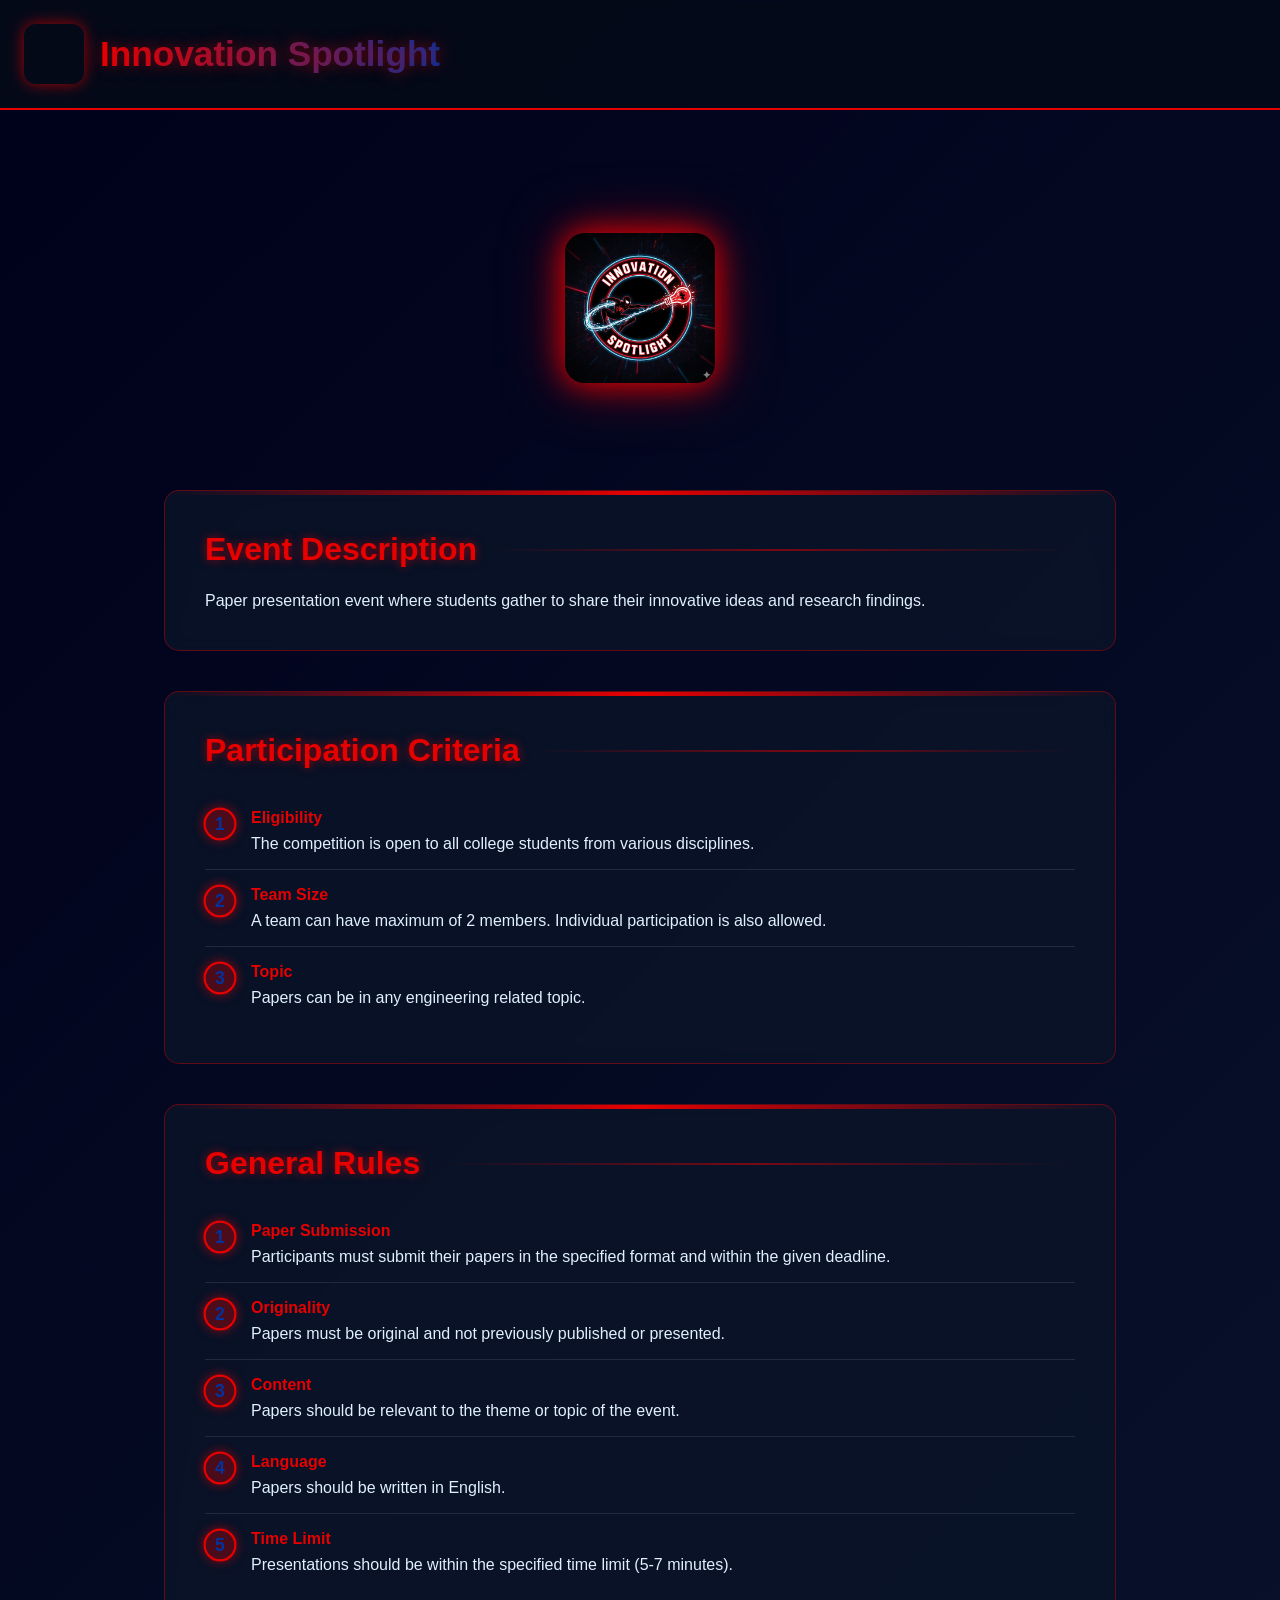
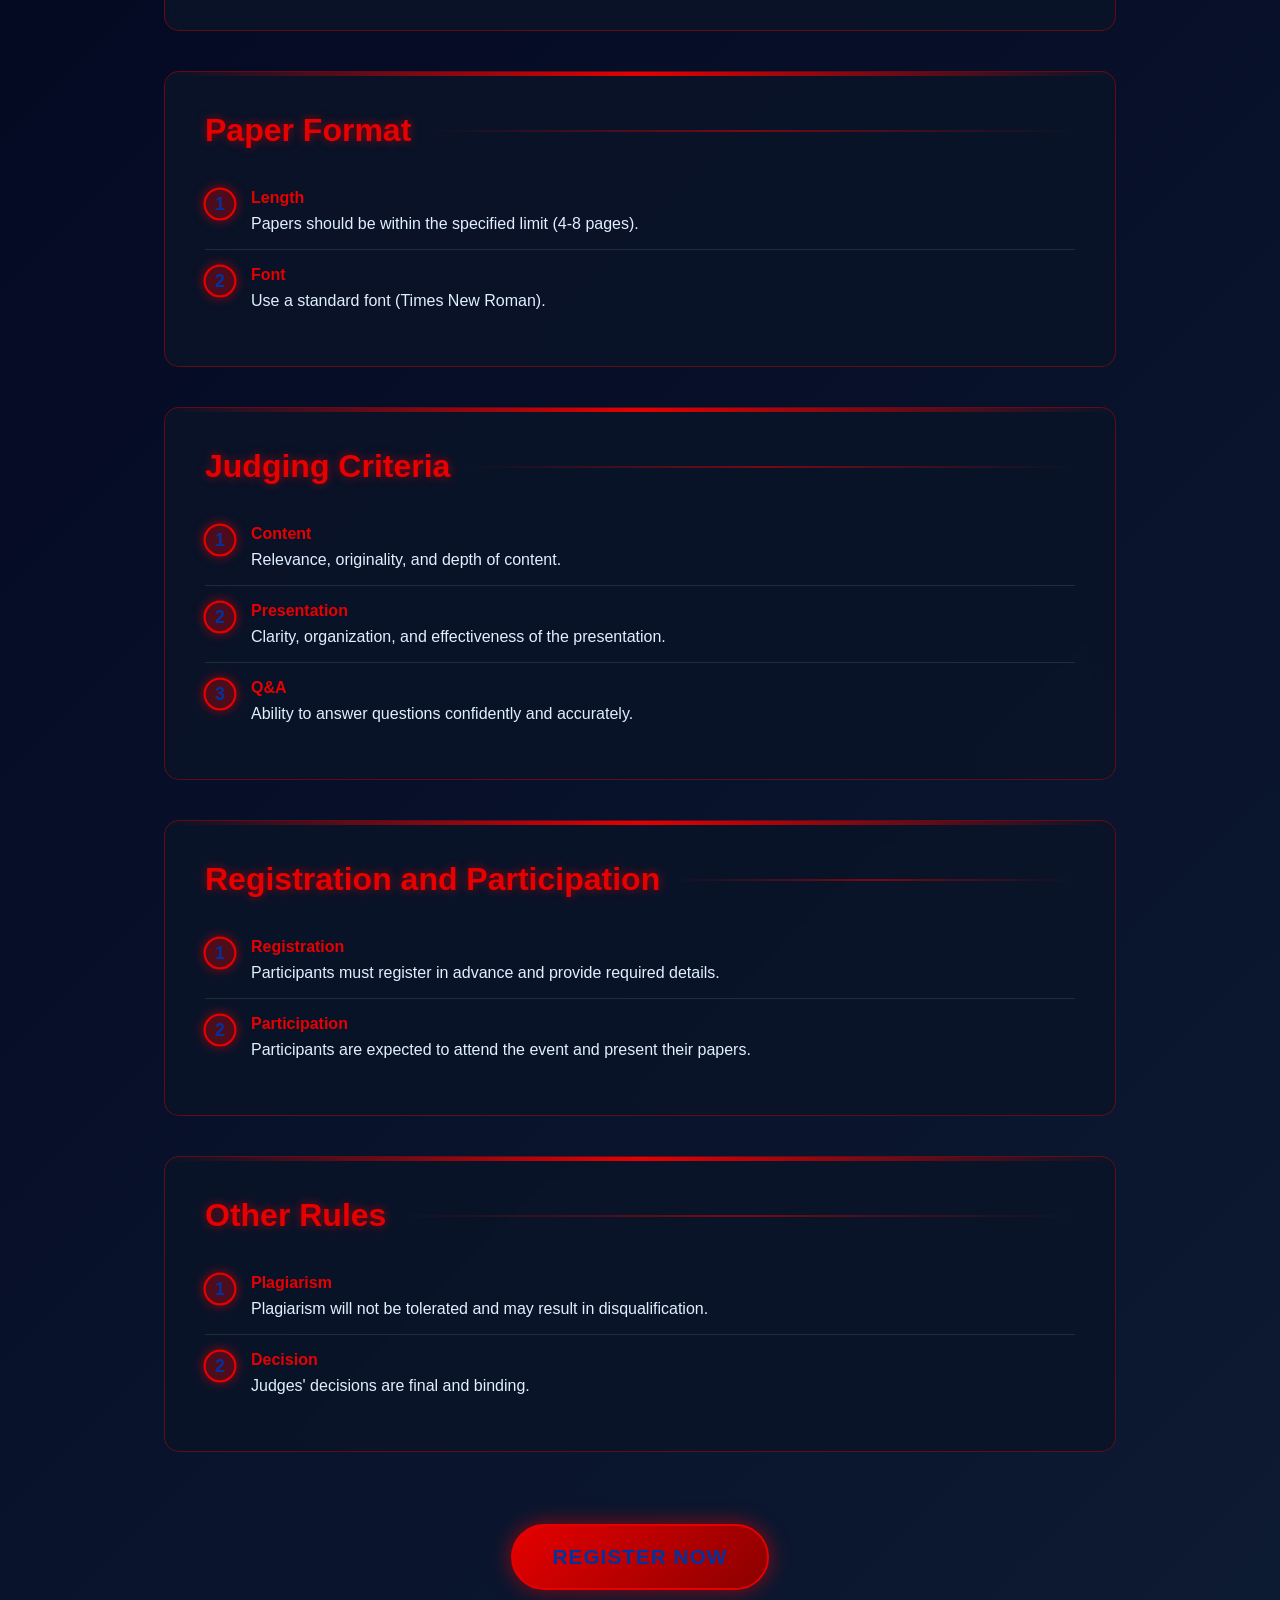
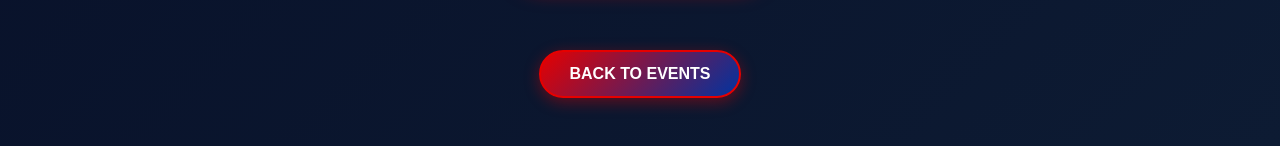
<file: innov-spot.html>
<!DOCTYPE html>
<html lang="en">
  <head>
    <meta charset="UTF-8" />
    <meta name="viewport" content="width=device-width, initial-scale=1.0" />
    <title>Innovation Spotlight - Spartanz 2.O</title>
    <link rel="icon" type="image/x-icon" href="assets/spartanz2k25logo.png" />
    <style>
      /* Reset & Base */
      * {
        margin: 0;
        padding: 0;
        box-sizing: border-box;
      }

      body {
        font-family: "Arial", sans-serif;
        background: linear-gradient(135deg, #00001a, #0d1b33);
        color: #e0f0ff;
        overflow-x: hidden;
        min-height: 100vh;
        position: relative;
      }

      /* Spider-Man Theme Elements */
      .spider-accent {
        color: #e60000 !important;
        text-shadow: 0 0 10px rgba(230, 0, 0, 0.7);
      }

      .spider-glow {
        box-shadow: 0 0 15px rgba(0, 51, 160, 0.6);
      }

      /* Header Styling */
      .header {
        background: rgba(5, 10, 25, 0.9);
        backdrop-filter: blur(10px);
        padding: 1.5rem;
        display: flex;
        align-items: center;
        gap: 1.5rem;
        border-bottom: 2px solid #e60000;
        position: sticky;
        top: 0;
        z-index: 100;
      }

      .logo-container {
        display: flex;
        align-items: center;
        gap: 1rem;
      }

      .spartanz-logo {
        width: 60px;
        height: 60px;
        background: url("https://placehold.co/60x60/0033A0/FFFFFF?text=SP")
          center/contain no-repeat;
        border-radius: 12px;
        box-shadow: 0 0 15px rgba(230, 0, 0, 0.7);
      }

      .event-title {
        font-size: 2.2rem;
        font-weight: bold;
        background: linear-gradient(to right, #e60000, #0033a0);
        -webkit-background-clip: text;
        -webkit-text-fill-color: transparent;
        text-shadow: 0 0 15px rgba(230, 0, 0, 0.5);
      }

      /* Main Content */
      .container {
        max-width: 1000px;
        margin: 3rem auto;
        padding: 0 1.5rem;
      }

      .section {
        background: rgba(10, 20, 40, 0.8);
        border: 1px solid rgba(230, 0, 0, 0.4);
        border-radius: 15px;
        padding: 2.5rem;
        margin-bottom: 2.5rem;
        backdrop-filter: blur(10px);
        position: relative;
        overflow: hidden;
      }

      .section::before {
        content: "";
        position: absolute;
        top: 0;
        left: 0;
        width: 100%;
        height: 4px;
        background: linear-gradient(90deg, transparent, #e60000, transparent);
      }

      .section-title {
        font-size: 2rem;
        margin-bottom: 1.5rem;
        color: #e60000;
        text-shadow: 0 0 10px rgba(230, 0, 0, 0.6);
        display: flex;
        align-items: center;
        gap: 10px;
      }

      .section-title::after {
        content: "";
        flex: 1;
        height: 2px;
        background: linear-gradient(
          90deg,
          transparent,
          rgba(230, 0, 0, 0.5),
          transparent
        );
      }

      /* Rules List */
      .rules-list {
        list-style: none;
        padding-left: 0;
      }

      .rules-list li {
        padding: 1rem 0;
        border-bottom: 1px solid rgba(255, 255, 255, 0.1);
        display: flex;
        gap: 1rem;
      }

      .rules-list li:last-child {
        border-bottom: none;
      }

      .rule-icon {
        min-width: 30px;
        height: 30px;
        background: rgba(230, 0, 0, 0.3);
        border-radius: 50%;
        display: flex;
        align-items: center;
        justify-content: center;
        font-weight: bold;
        color: #0033a0;
        flex-shrink: 0;
        box-shadow: 0 0 10px rgba(230, 0, 0, 0.6);
        border: 2px solid #e60000;
      }

      .rule-content h4 {
        margin-bottom: 0.5rem;
        color: #e60000;
      }

      /* Event Logo Visual */
      .logo-visual {
        position: relative;
        height: 300px;
        margin: 2rem 0;
        display: flex;
        align-items: center;
        justify-content: center;
      }

      .logo-container-main {
        position: relative;
        width: 200px;
        height: 200px;
        display: flex;
        align-items: center;
        justify-content: center;
      }

      .event-logo {
        width: 150px;
        height: 150px;
        background: url("assets/Innovation Spotlight logo .jpg") center/contain
          no-repeat;
        border-radius: 20px;
        box-shadow: 0 0 30px #e60000, 0 0 60px rgba(230, 0, 0, 0.5);
        animation: pulse 2s infinite;
      }

      @keyframes pulse {
        0% {
          box-shadow: 0 0 30px #e60000, 0 0 60px rgba(230, 0, 0, 0.5);
        }
        50% {
          box-shadow: 0 0 40px #0033a0, 0 0 80px rgba(0, 51, 160, 0.6);
        }
        100% {
          box-shadow: 0 0 30px #e60000, 0 0 60px rgba(230, 0, 0, 0.5);
        }
      }

      /* Register Button */
      .register-button {
        display: inline-block;
        background: linear-gradient(135deg, #e60000, #8b0000);
        color: #0033a0;
        padding: 1.2rem 2.5rem;
        border-radius: 50px;
        text-decoration: none;
        font-weight: bold;
        font-size: 1.3rem;
        margin: 2rem 0;
        box-shadow: 0 0 20px rgba(230, 0, 0, 0.6);
        transition: all 0.4s ease;
        position: relative;
        overflow: hidden;
        border: 2px solid #e60000;
        letter-spacing: 1px;
        text-transform: uppercase;
      }

      .register-button::before {
        content: "";
        position: absolute;
        top: 0;
        left: -100%;
        width: 100%;
        height: 100%;
        background: linear-gradient(
          90deg,
          transparent,
          rgba(0, 51, 160, 0.4),
          transparent
        );
        transition: 0.5s;
      }

      .register-button:hover {
        transform: translateY(-5px) scale(1.05);
        box-shadow: 0 10px 25px rgba(230, 0, 0, 0.8),
          0 0 30px rgba(0, 51, 160, 0.6);
        background: linear-gradient(135deg, #ff0000, #b22222);
      }

      .register-button:hover::before {
        left: 100%;
      }

      .register-button:active {
        transform: translateY(0) scale(0.98);
        box-shadow: 0 0 15px rgba(230, 0, 0, 0.6);
      }

      /* Back to Events Button */
      .back-button {
        display: inline-block;
        background: linear-gradient(135deg, #e60000, #0033a0);
        color: #fff;
        padding: 0.8rem 1.8rem;
        border-radius: 30px;
        text-decoration: none;
        font-weight: bold;
        margin-top: 1.5rem;
        box-shadow: 0 4px 15px rgba(230, 0, 0, 0.4);
        transition: all 0.3s ease;
        border: 2px solid #e60000;
      }

      .back-button:hover {
        transform: translateY(-3px);
        box-shadow: 0 6px 20px rgba(230, 0, 0, 0.6);
        background: linear-gradient(135deg, #ff0000, #002277);
      }

      /* Button Container */
      .button-container {
        text-align: center;
        margin-top: 2rem;
      }

      /* Responsive Design */
      @media (max-width: 768px) {
        .header {
          flex-direction: column;
          text-align: center;
        }

        .event-title {
          font-size: 1.8rem;
        }

        .section {
          padding: 1.8rem;
        }

        .section-title {
          font-size: 1.7rem;
        }

        .logo-visual {
          height: 200px;
        }

        .logo-container-main {
          width: 150px;
          height: 150px;
        }

        .event-logo {
          width: 120px;
          height: 120px;
        }

        .spartanz-logo {
          width: 50px;
          height: 50px;
          background: url("https://placehold.co/50x50/0033A0/FFFFFF?text=SP")
            center/contain no-repeat;
        }

        .register-button {
          padding: 1rem 2rem;
          font-size: 1.1rem;
        }
      }

      @media (max-width: 480px) {
        .event-title {
          font-size: 1.5rem;
        }

        .section {
          padding: 1.5rem;
        }

        .section-title {
          font-size: 1.5rem;
        }

        .rule-icon {
          min-width: 25px;
          height: 25px;
          font-size: 0.9rem;
        }

        .logo-visual {
          height: 180px;
        }

        .logo-container-main {
          width: 120px;
          height: 120px;
        }

        .event-logo {
          width: 100px;
          height: 100px;
        }

        .spartanz-logo {
          width: 40px;
          height: 40px;
          background: url("https://placehold.co/40x40/0033A0/FFFFFF?text=SP")
            center/contain no-repeat;
        }

        .register-button {
          padding: 0.9rem 1.8rem;
          font-size: 1rem;
        }
      }

      /* Footer */
      .footer {
        text-align: center;
        padding: 2rem;
        margin-top: 3rem;
        border-top: 1px solid rgba(230, 0, 0, 0.3);
        color: #aaa;
        font-size: 0.9rem;
      }
    </style>
  </head>
  <body>
    <!-- Header -->
    <header class="header">
      <div class="logo-container">
        <div class="spartanz-logo"></div>
        <h1 class="event-title">Innovation Spotlight</h1>
      </div>
    </header>

    <!-- Main Content -->
    <div class="container">
      <div class="logo-visual">
        <div class="logo-container-main">
          <div class="event-logo"></div>
        </div>
      </div>

      <div class="section">
        <h2 class="section-title">Event Description</h2>
        <p>
          Paper presentation event where students gather to share their
          innovative ideas and research findings.
        </p>
      </div>

      <div class="section">
        <h2 class="section-title">Participation Criteria</h2>
        <ul class="rules-list">
          <li>
            <div class="rule-icon">1</div>
            <div class="rule-content">
              <h4>Eligibility</h4>
              <p>
                The competition is open to all college students from various
                disciplines.
              </p>
            </div>
          </li>
          <li>
            <div class="rule-icon">2</div>
            <div class="rule-content">
              <h4>Team Size</h4>
              <p>
                A team can have maximum of 2 members. Individual participation
                is also allowed.
              </p>
            </div>
          </li>
          <li>
            <div class="rule-icon">3</div>
            <div class="rule-content">
              <h4>Topic</h4>
              <p>Papers can be in any engineering related topic.</p>
            </div>
          </li>
        </ul>
      </div>

      <div class="section">
        <h2 class="section-title">General Rules</h2>
        <ul class="rules-list">
          <li>
            <div class="rule-icon">1</div>
            <div class="rule-content">
              <h4>Paper Submission</h4>
              <p>
                Participants must submit their papers in the specified format
                and within the given deadline.
              </p>
            </div>
          </li>
          <li>
            <div class="rule-icon">2</div>
            <div class="rule-content">
              <h4>Originality</h4>
              <p>
                Papers must be original and not previously published or
                presented.
              </p>
            </div>
          </li>
          <li>
            <div class="rule-icon">3</div>
            <div class="rule-content">
              <h4>Content</h4>
              <p>
                Papers should be relevant to the theme or topic of the event.
              </p>
            </div>
          </li>
          <li>
            <div class="rule-icon">4</div>
            <div class="rule-content">
              <h4>Language</h4>
              <p>Papers should be written in English.</p>
            </div>
          </li>
          <li>
            <div class="rule-icon">5</div>
            <div class="rule-content">
              <h4>Time Limit</h4>
              <p>
                Presentations should be within the specified time limit (5-7
                minutes).
              </p>
            </div>
          </li>
        </ul>
      </div>

      <div class="section">
        <h2 class="section-title">Paper Format</h2>
        <ul class="rules-list">
          <li>
            <div class="rule-icon">1</div>
            <div class="rule-content">
              <h4>Length</h4>
              <p>Papers should be within the specified limit (4-8 pages).</p>
            </div>
          </li>
          <li>
            <div class="rule-icon">2</div>
            <div class="rule-content">
              <h4>Font</h4>
              <p>Use a standard font (Times New Roman).</p>
            </div>
          </li>
        </ul>
      </div>

      <div class="section">
        <h2 class="section-title">Judging Criteria</h2>
        <ul class="rules-list">
          <li>
            <div class="rule-icon">1</div>
            <div class="rule-content">
              <h4>Content</h4>
              <p>Relevance, originality, and depth of content.</p>
            </div>
          </li>
          <li>
            <div class="rule-icon">2</div>
            <div class="rule-content">
              <h4>Presentation</h4>
              <p>
                Clarity, organization, and effectiveness of the presentation.
              </p>
            </div>
          </li>
          <li>
            <div class="rule-icon">3</div>
            <div class="rule-content">
              <h4>Q&A</h4>
              <p>Ability to answer questions confidently and accurately.</p>
            </div>
          </li>
        </ul>
      </div>

      <div class="section">
        <h2 class="section-title">Registration and Participation</h2>
        <ul class="rules-list">
          <li>
            <div class="rule-icon">1</div>
            <div class="rule-content">
              <h4>Registration</h4>
              <p>
                Participants must register in advance and provide required
                details.
              </p>
            </div>
          </li>
          <li>
            <div class="rule-icon">2</div>
            <div class="rule-content">
              <h4>Participation</h4>
              <p>
                Participants are expected to attend the event and present their
                papers.
              </p>
            </div>
          </li>
        </ul>
      </div>

      <div class="section">
        <h2 class="section-title spider-accent">Other Rules</h2>
        <ul class="rules-list">
          <li>
            <div class="rule-icon">1</div>
            <div class="rule-content">
              <h4>Plagiarism</h4>
              <p>
                Plagiarism will not be tolerated and may result in
                disqualification.
              </p>
            </div>
          </li>
          <li>
            <div class="rule-icon">2</div>
            <div class="rule-content">
              <h4>Decision</h4>
              <p>Judges' decisions are final and binding.</p>
            </div>
          </li>
        </ul>
      </div>

      <div class="button-container">
        <a
          href="https://docs.google.com/forms/d/e/1FAIpQLSdVHQbXQtu6tHIIBzErN7xOEl6svZxgrpt6vITQEDGCPt9YXQ/viewform?usp=sharing&ouid=116512049569461840090"
          class="register-button"
          target="_blank"
        >
          Register Now
        </a>
      </div>

      <div style="text-align: center">
        <a href="/" class="back-button">BACK TO EVENTS</a>
      </div>
    </div>

    <script>
      // Add subtle animation to rule icons on scroll
      document.addEventListener("DOMContentLoaded", function () {
        const ruleIcons = document.querySelectorAll(".rule-icon");

        const observer = new IntersectionObserver(
          (entries) => {
            entries.forEach((entry) => {
              if (entry.isIntersecting) {
                entry.target.style.transform = "scale(1.1)";
                entry.target.style.transition = "transform 0.3s ease";
              }
            });
          },
          { threshold: 0.1 }
        );

        ruleIcons.forEach((icon) => {
          observer.observe(icon);
        });
      });
    </script>
  </body>
</html>
</file>
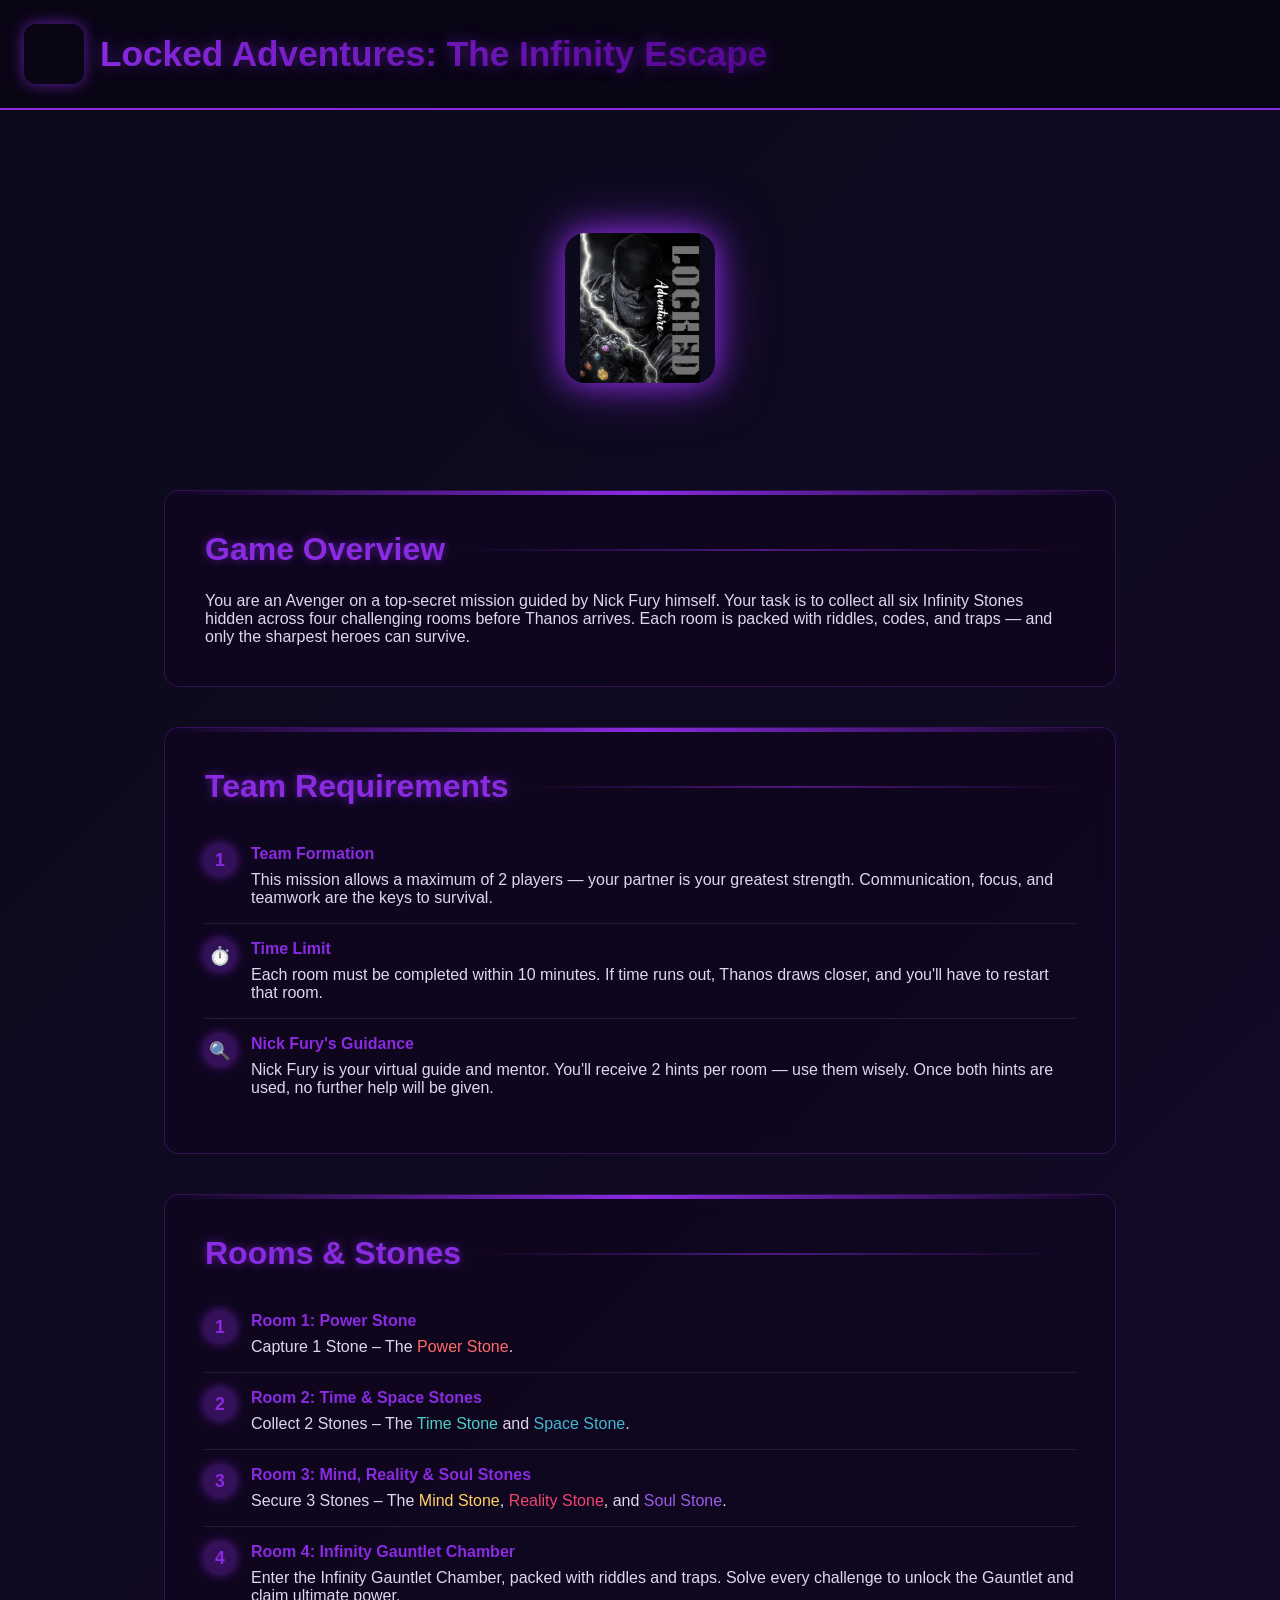
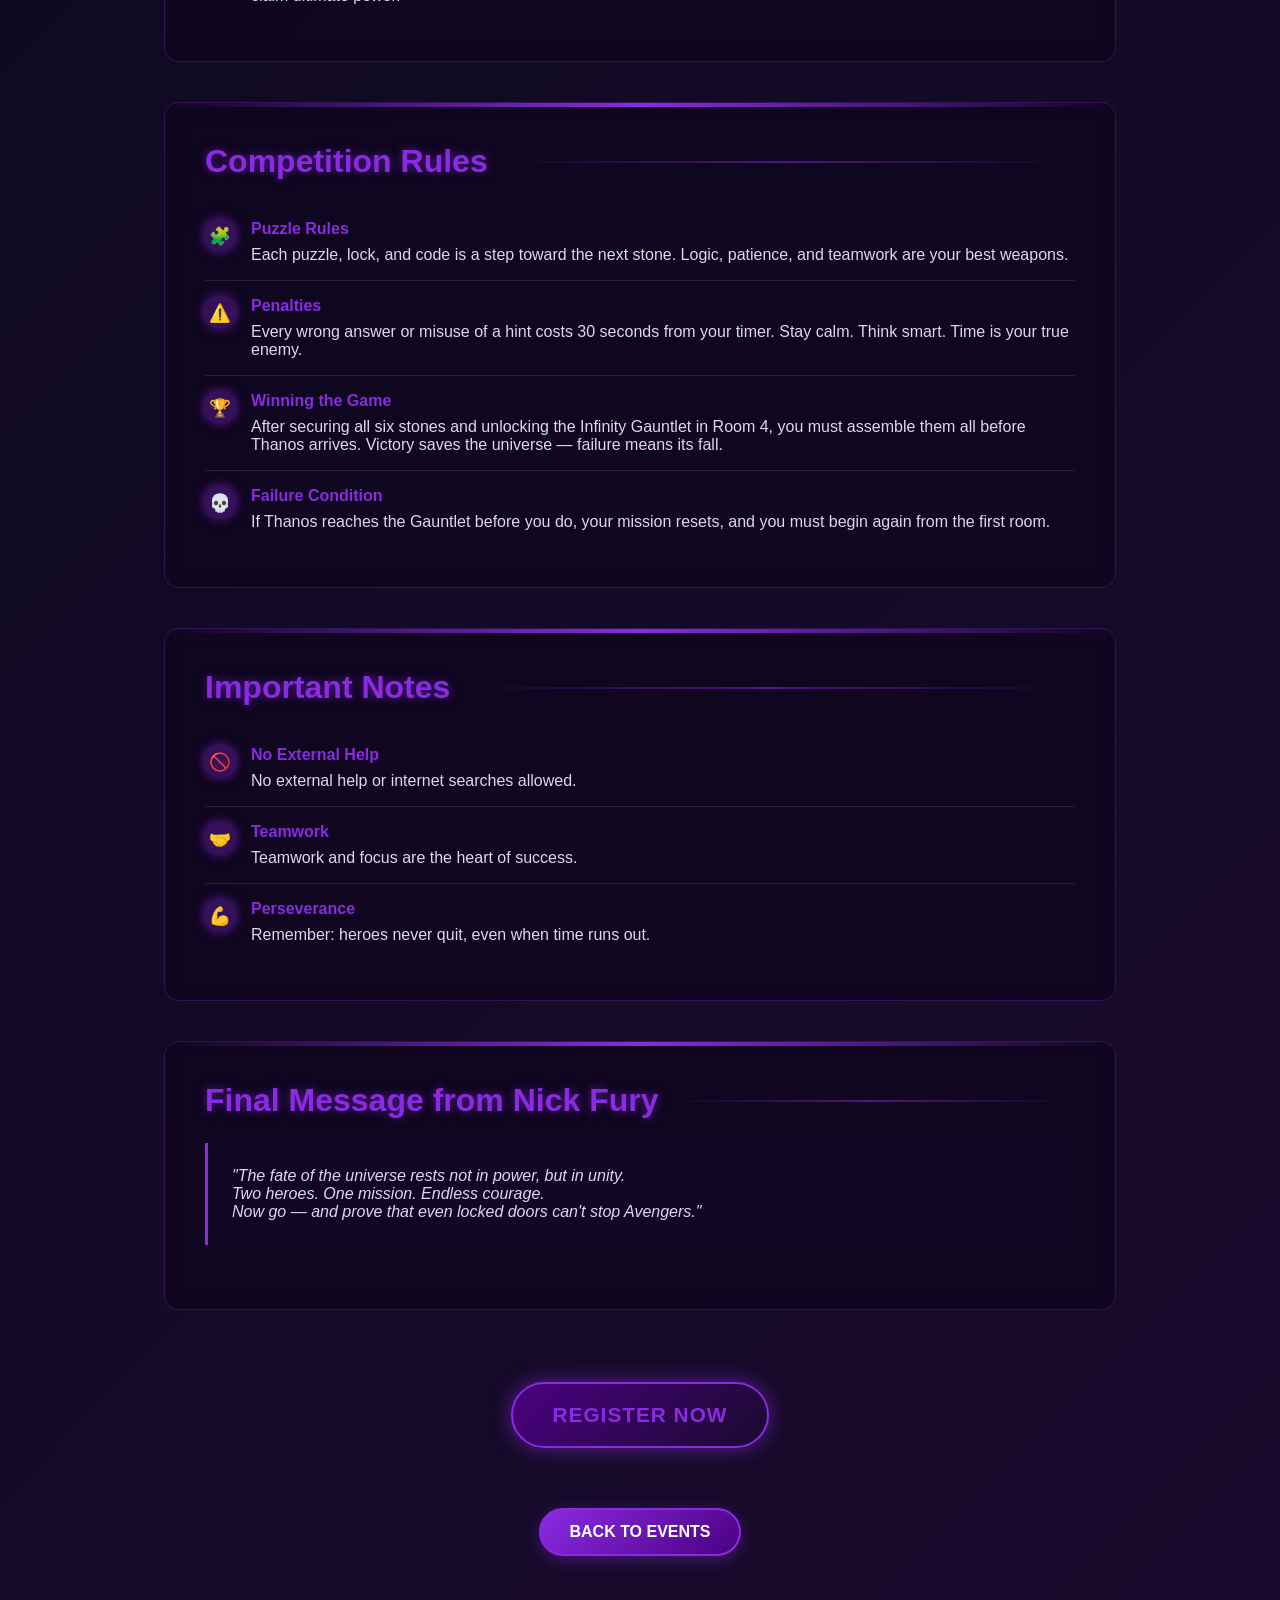
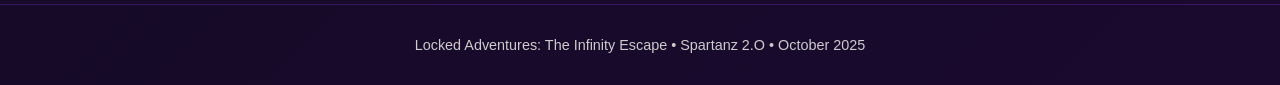
<file: locked-adventure.html>
<!DOCTYPE html>
<html lang="en">
<head>
    <meta charset="UTF-8">
    <meta name="viewport" content="width=device-width, initial-scale=1.0">
    <title>Locked Adventures: The Infinity Escape - Spartanz 2.O</title>
    <link rel="icon" type="image/x-icon" href="assets/spartanz2k25logo.png" />
    <style>
        /* Reset & Base */
        * {
            margin: 0;
            padding: 0;
            box-sizing: border-box;
        }

        body {
            font-family: "Arial", sans-serif;
            background: linear-gradient(135deg, #0a0a1a, #1a0a2e);
            color: #e0d6f0;
            overflow-x: hidden;
            min-height: 100vh;
            position: relative;
        }

        /* Thanos Theme Elements */
        .thanos-accent {
            color: #8a2be2 !important;
            text-shadow: 0 0 10px rgba(138, 43, 226, 0.7);
        }

        .thanos-glow {
            box-shadow: 0 0 15px rgba(138, 43, 226, 0.6);
        }

        /* Header Styling */
        .header {
            background: rgba(10, 5, 20, 0.85);
            backdrop-filter: blur(10px);
            padding: 1.5rem;
            display: flex;
            align-items: center;
            gap: 1.5rem;
            border-bottom: 2px solid #8a2be2;
            position: sticky;
            top: 0;
            z-index: 100;
        }

        .logo-container {
            display: flex;
            align-items: center;
            gap: 1rem;
        }

        .spartanz-logo {
            width: 60px;
            height: 60px;
            background: url('https://placehold.co/60x60/8a2be2/000000?text=LA') center/contain no-repeat;
            border-radius: 12px;
            box-shadow: 0 0 15px rgba(138, 43, 226, 0.7);
        }

        .event-title {
            font-size: 2.2rem;
            font-weight: bold;
            background: linear-gradient(to right, #8a2be2, #4b0082);
            -webkit-background-clip: text;
            -webkit-text-fill-color: transparent;
            text-shadow: 0 0 15px rgba(138, 43, 226, 0.5);
        }

        /* Main Content */
        .container {
            max-width: 1000px;
            margin: 3rem auto;
            padding: 0 1.5rem;
        }

        .section {
            background: rgba(15, 5, 30, 0.8);
            border: 1px solid rgba(138, 43, 226, 0.3);
            border-radius: 15px;
            padding: 2.5rem;
            margin-bottom: 2.5rem;
            backdrop-filter: blur(10px);
            position: relative;
            overflow: hidden;
        }

        .section::before {
            content: '';
            position: absolute;
            top: 0;
            left: 0;
            width: 100%;
            height: 4px;
            background: linear-gradient(90deg, transparent, #8a2be2, transparent);
        }

        .section-title {
            font-size: 2rem;
            margin-bottom: 1.5rem;
            color: #8a2be2;
            text-shadow: 0 0 10px rgba(138, 43, 226, 0.6);
            display: flex;
            align-items: center;
            gap: 10px;
        }

        .section-title::after {
            content: '';
            flex: 1;
            height: 2px;
            background: linear-gradient(90deg, transparent, rgba(138, 43, 226, 0.5), transparent);
        }

        /* Rules List */
        .rules-list {
            list-style: none;
            padding-left: 0;
        }

        .rules-list li {
            padding: 1rem 0;
            border-bottom: 1px solid rgba(255, 255, 255, 0.1);
            display: flex;
            gap: 1rem;
        }

        .rules-list li:last-child {
            border-bottom: none;
        }

        .rule-icon {
            min-width: 30px;
            height: 30px;
            background: rgba(138, 43, 226, 0.3);
            border-radius: 50%;
            display: flex;
            align-items: center;
            justify-content: center;
            font-weight: bold;
            color: #8a2be2;
            flex-shrink: 0;
            box-shadow: 0 0 10px rgba(138, 43, 226, 0.6);
        }

        .rule-content h4 {
            margin-bottom: 0.5rem;
            color: #8a2be2;
        }

        /* Event Logo Visual */
        .logo-visual {
            position: relative;
            height: 300px;
            margin: 2rem 0;
            display: flex;
            align-items: center;
            justify-content: center;
        }

        .logo-container-main {
            position: relative;
            width: 200px;
            height: 200px;
            display: flex;
            align-items: center;
            justify-content: center;
        }

        .event-logo {
            width: 150px;
            height: 150px;
            background: url('assets/Locked Adventure Logo.jpg') center/contain no-repeat;
            border-radius: 20px;
            box-shadow: 0 0 30px #8a2be2, 0 0 60px rgba(138, 43, 226, 0.5);
            animation: pulse 2s infinite;
        }

        @keyframes pulse {
            0% { box-shadow: 0 0 30px #8a2be2, 0 0 60px rgba(138, 43, 226, 0.5); }
            50% { box-shadow: 0 0 40px #9370db, 0 0 80px rgba(147, 112, 219, 0.6); }
            100% { box-shadow: 0 0 30px #8a2be2, 0 0 60px rgba(138, 43, 226, 0.5); }
        }

        /* Register Button */
        .register-button {
            display: inline-block;
            background: linear-gradient(135deg, #4b0082, #1a0a2e);
            color: #8a2be2;
            padding: 1.2rem 2.5rem;
            border-radius: 50px;
            text-decoration: none;
            font-weight: bold;
            font-size: 1.3rem;
            margin: 2rem 0;
            box-shadow: 0 0 20px rgba(138, 43, 226, 0.6);
            transition: all 0.4s ease;
            position: relative;
            overflow: hidden;
            border: 2px solid #8a2be2;
            letter-spacing: 1px;
            text-transform: uppercase;
        }

        .register-button::before {
            content: '';
            position: absolute;
            top: 0;
            left: -100%;
            width: 100%;
            height: 100%;
            background: linear-gradient(90deg, transparent, rgba(138, 43, 226, 0.4), transparent);
            transition: 0.5s;
        }

        .register-button:hover {
            transform: translateY(-5px) scale(1.05);
            box-shadow: 0 10px 25px rgba(138, 43, 226, 0.8), 0 0 30px rgba(147, 112, 219, 0.6);
            background: linear-gradient(135deg, #6a0dad, #2e0a4d);
        }

        .register-button:hover::before {
            left: 100%;
        }

        .register-button:active {
            transform: translateY(0) scale(0.98);
            box-shadow: 0 0 15px rgba(138, 43, 226, 0.6);
        }

        /* Back to Events Button */
        .back-button {
            display: inline-block;
            background: linear-gradient(135deg, #8a2be2, #4b0082);
            color: #fff;
            padding: 0.8rem 1.8rem;
            border-radius: 30px;
            text-decoration: none;
            font-weight: bold;
            margin-top: 1.5rem;
            box-shadow: 0 4px 15px rgba(138, 43, 226, 0.4);
            transition: all 0.3s ease;
            border: 2px solid #8a2be2;
        }

        .back-button:hover {
            transform: translateY(-3px);
            box-shadow: 0 6px 20px rgba(147, 112, 219, 0.6);
            background: linear-gradient(135deg, #9370db, #6a0dad);
        }

        /* Button Container */
        .button-container {
            text-align: center;
            margin-top: 2rem;
        }

        /* Responsive Design */
        @media (max-width: 768px) {
            .header {
                flex-direction: column;
                text-align: center;
            }
            
            .event-title {
                font-size: 1.8rem;
            }
            
            .section {
                padding: 1.8rem;
            }
            
            .section-title {
                font-size: 1.7rem;
            }
            
            .logo-visual {
                height: 200px;
            }
            
            .logo-container-main {
                width: 150px;
                height: 150px;
            }
            
            .event-logo {
                width: 120px;
                height: 120px;
            }
            
            .spartanz-logo {
                width: 50px;
                height: 50px;
                background: url('https://placehold.co/50x50/8a2be2/000000?text=LA') center/contain no-repeat;
            }
            
            .register-button {
                padding: 1rem 2rem;
                font-size: 1.1rem;
            }
        }

        @media (max-width: 480px) {
            .event-title {
                font-size: 1.5rem;
            }
            
            .section {
                padding: 1.5rem;
            }
            
            .section-title {
                font-size: 1.5rem;
            }
            
            .rule-icon {
                min-width: 25px;
                height: 25px;
                font-size: 0.9rem;
            }
            
            .logo-visual {
                height: 180px;
            }
            
            .logo-container-main {
                width: 120px;
                height: 120px;
            }
            
            .event-logo {
                width: 100px;
                height: 100px;
            }
            
            .spartanz-logo {
                width: 40px;
                height: 40px;
                background: url('https://placehold.co/40x40/8a2be2/000000?text=LA') center/contain no-repeat;
            }
            
            .register-button {
                padding: 0.9rem 1.8rem;
                font-size: 1rem;
            }
        }

        /* Footer */
        .footer {
            text-align: center;
            padding: 2rem;
            margin-top: 3rem;
            border-top: 1px solid rgba(138, 43, 226, 0.3);
            color: #ccc;
            font-size: 0.9rem;
        }

        /* Infinity Stone Colors */
        .power-stone { color: #ff6b6b; }
        .time-stone { color: #4ecdc4; }
        .space-stone { color: #45b7d1; }
        .mind-stone { color: #ffd166; }
        .reality-stone { color: #ef476f; }
        .soul-stone { color: #9b5de5; }
        
        .quote {
            font-style: italic;
            padding: 1.5rem;
            border-left: 3px solid #8a2be2;
            margin: 1.5rem 0;
            background: rgba(26, 10, 46, 0.3);
            border-radius: 0 10px 10px 0;
        }
    </style>
</head>
<body>
    <!-- Header -->
    <header class="header">
        <div class="logo-container">
            <div class="spartanz-logo"></div>
            <h1 class="event-title">Locked Adventures: The Infinity Escape</h1>
        </div>
    </header>

    <!-- Main Content -->
    <div class="container">
        <div class="logo-visual">
            <div class="logo-container-main">
                <div class="event-logo"></div>
            </div>
        </div>

        <div class="section">
            <h2 class="section-title">Game Overview</h2>
            <p>You are an Avenger on a top-secret mission guided by Nick Fury himself. Your task is to collect all six Infinity Stones hidden across four challenging rooms before Thanos arrives. Each room is packed with riddles, codes, and traps — and only the sharpest heroes can survive.</p>
        </div>

        <div class="section">
            <h2 class="section-title">Team Requirements</h2>
            <ul class="rules-list">
                <li>
                    <div class="rule-icon">1</div>
                    <div class="rule-content">
                        <h4>Team Formation</h4>
                        <p>This mission allows a maximum of 2 players — your partner is your greatest strength. Communication, focus, and teamwork are the keys to survival.</p>
                    </div>
                </li>
                <li>
                    <div class="rule-icon">⏱️</div>
                    <div class="rule-content">
                        <h4>Time Limit</h4>
                        <p>Each room must be completed within 10 minutes. If time runs out, Thanos draws closer, and you'll have to restart that room.</p>
                    </div>
                </li>
                <li>
                    <div class="rule-icon">🔍</div>
                    <div class="rule-content">
                        <h4>Nick Fury's Guidance</h4>
                        <p>Nick Fury is your virtual guide and mentor. You'll receive 2 hints per room — use them wisely. Once both hints are used, no further help will be given.</p>
                    </div>
                </li>
            </ul>
        </div>

        <div class="section">
            <h2 class="section-title">Rooms & Stones</h2>
            <ul class="rules-list">
                <li>
                    <div class="rule-icon">1</div>
                    <div class="rule-content">
                        <h4>Room 1: Power Stone</h4>
                        <p>Capture 1 Stone – The <span class="power-stone">Power Stone</span>.</p>
                    </div>
                </li>
                <li>
                    <div class="rule-icon">2</div>
                    <div class="rule-content">
                        <h4>Room 2: Time & Space Stones</h4>
                        <p>Collect 2 Stones – The <span class="time-stone">Time Stone</span> and <span class="space-stone">Space Stone</span>.</p>
                    </div>
                </li>
                <li>
                    <div class="rule-icon">3</div>
                    <div class="rule-content">
                        <h4>Room 3: Mind, Reality & Soul Stones</h4>
                        <p>Secure 3 Stones – The <span class="mind-stone">Mind Stone</span>, <span class="reality-stone">Reality Stone</span>, and <span class="soul-stone">Soul Stone</span>.</p>
                    </div>
                </li>
                <li>
                    <div class="rule-icon">4</div>
                    <div class="rule-content">
                        <h4>Room 4: Infinity Gauntlet Chamber</h4>
                        <p>Enter the Infinity Gauntlet Chamber, packed with riddles and traps. Solve every challenge to unlock the Gauntlet and claim ultimate power.</p>
                    </div>
                </li>
            </ul>
        </div>

        <div class="section">
            <h2 class="section-title thanos-accent">Competition Rules</h2>
            <ul class="rules-list">
                <li>
                    <div class="rule-icon">🧩</div>
                    <div class="rule-content">
                        <h4>Puzzle Rules</h4>
                        <p>Each puzzle, lock, and code is a step toward the next stone. Logic, patience, and teamwork are your best weapons.</p>
                    </div>
                </li>
                <li>
                    <div class="rule-icon">⚠️</div>
                    <div class="rule-content">
                        <h4>Penalties</h4>
                        <p>Every wrong answer or misuse of a hint costs 30 seconds from your timer. Stay calm. Think smart. Time is your true enemy.</p>
                    </div>
                </li>
                <li>
                    <div class="rule-icon">🏆</div>
                    <div class="rule-content">
                        <h4>Winning the Game</h4>
                        <p>After securing all six stones and unlocking the Infinity Gauntlet in Room 4, you must assemble them all before Thanos arrives. Victory saves the universe — failure means its fall.</p>
                    </div>
                </li>
                <li>
                    <div class="rule-icon">💀</div>
                    <div class="rule-content">
                        <h4>Failure Condition</h4>
                        <p>If Thanos reaches the Gauntlet before you do, your mission resets, and you must begin again from the first room.</p>
                    </div>
                </li>
            </ul>
        </div>

        <div class="section">
            <h2 class="section-title">Important Notes</h2>
            <ul class="rules-list">
                <li>
                    <div class="rule-icon">🚫</div>
                    <div class="rule-content">
                        <h4>No External Help</h4>
                        <p>No external help or internet searches allowed.</p>
                    </div>
                </li>
                <li>
                    <div class="rule-icon">🤝</div>
                    <div class="rule-content">
                        <h4>Teamwork</h4>
                        <p>Teamwork and focus are the heart of success.</p>
                    </div>
                </li>
                <li>
                    <div class="rule-icon">💪</div>
                    <div class="rule-content">
                        <h4>Perseverance</h4>
                        <p>Remember: heroes never quit, even when time runs out.</p>
                    </div>
                </li>
            </ul>
        </div>

        <div class="section">
            <h2 class="section-title">Final Message from Nick Fury</h2>
            <div class="quote">
                "The fate of the universe rests not in power, but in unity.<br>
                Two heroes. One mission. Endless courage.<br>
                Now go — and prove that even locked doors can't stop Avengers."
            </div>
        </div>

        <div class="button-container">
            <a href="https://forms.gle/wQ4Rn2uurA5TD5C26" class="register-button" target="_blank">
                Register Now
            </a>
        </div>

        <div style="text-align: center;">
            <a href="/" class="back-button">BACK TO EVENTS</a>
        </div>
    </div>

    <div class="footer">
        <p>Locked Adventures: The Infinity Escape • Spartanz 2.O • October 2025</p>
    </div>

    <script>
        // Add subtle animation to rule icons on scroll
        document.addEventListener('DOMContentLoaded', function() {
            const ruleIcons = document.querySelectorAll('.rule-icon');
            
            const observer = new IntersectionObserver((entries) => {
                entries.forEach(entry => {
                    if (entry.isIntersecting) {
                        entry.target.style.transform = 'scale(1.1)';
                        entry.target.style.transition = 'transform 0.3s ease';
                    }
                });
            }, { threshold: 0.1 });
            
            ruleIcons.forEach(icon => {
                observer.observe(icon);
            });
        });
    </script>
</body>
</html>
</file>
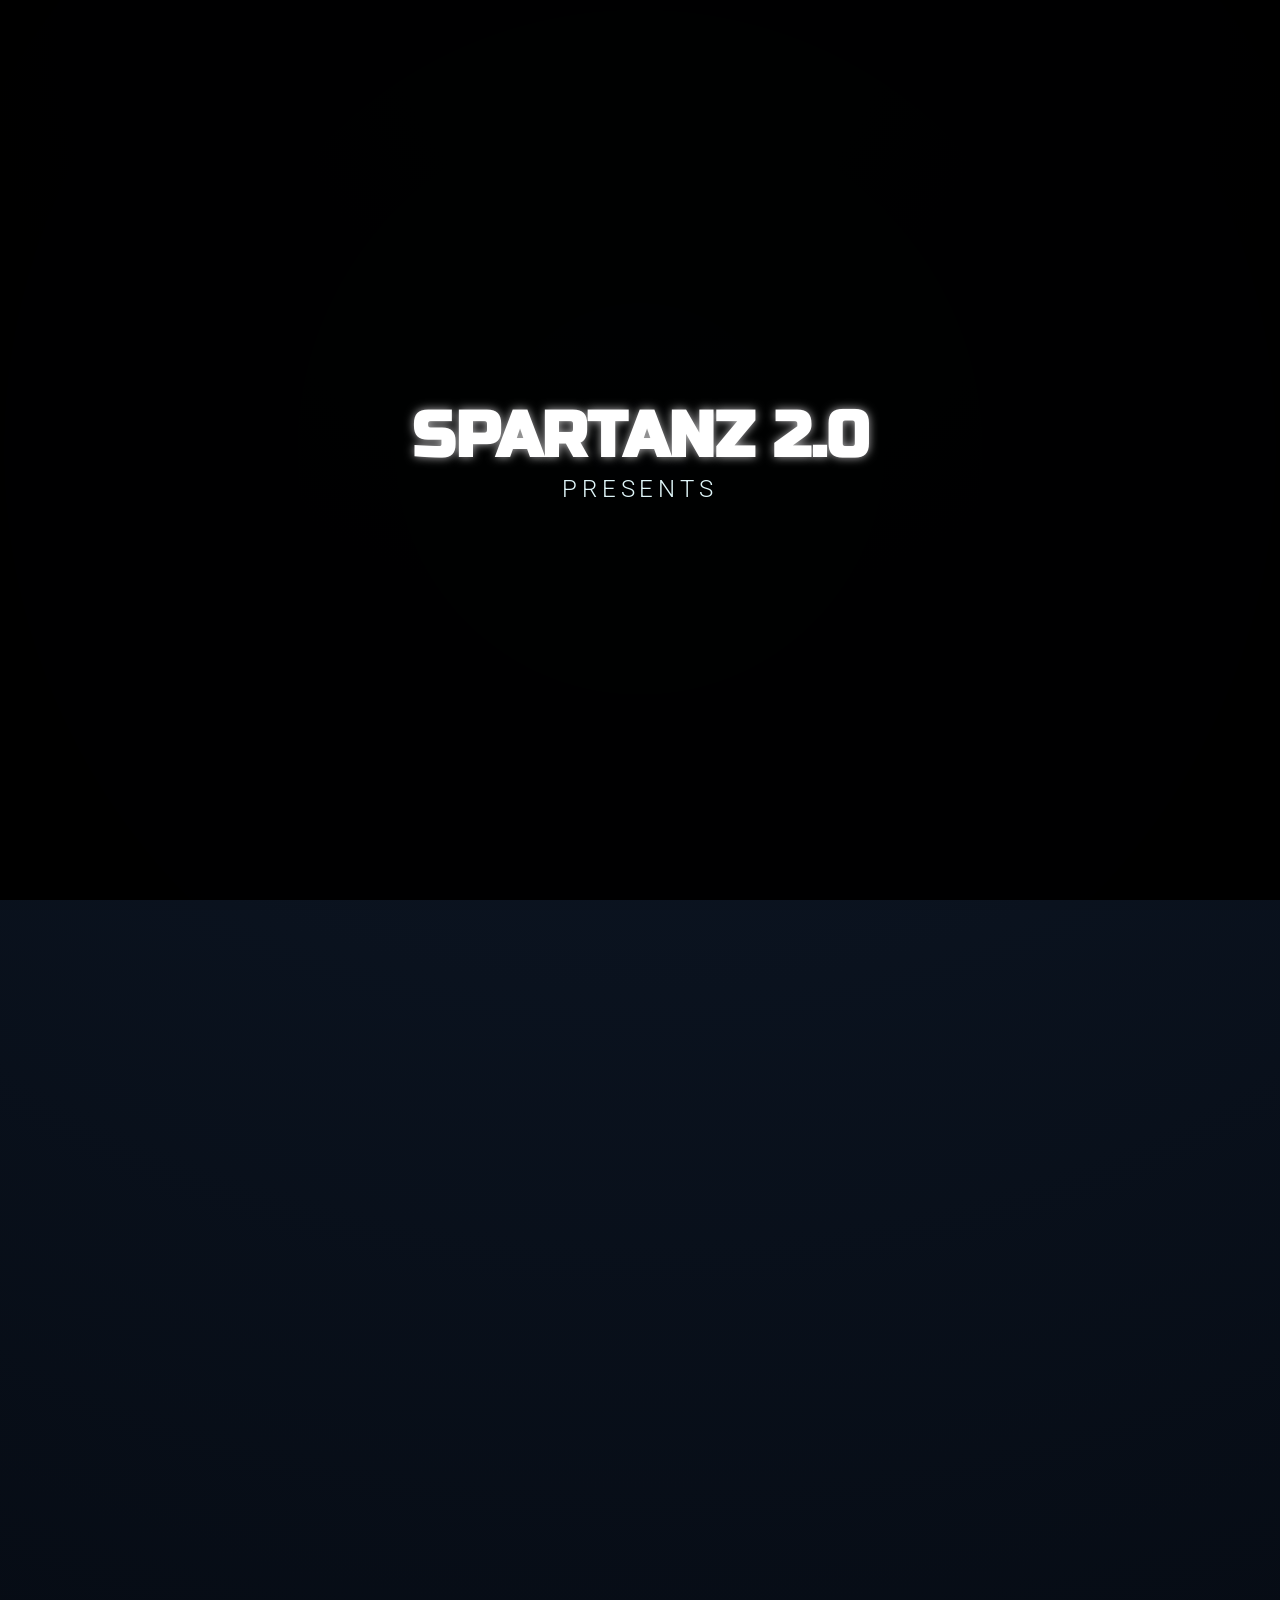
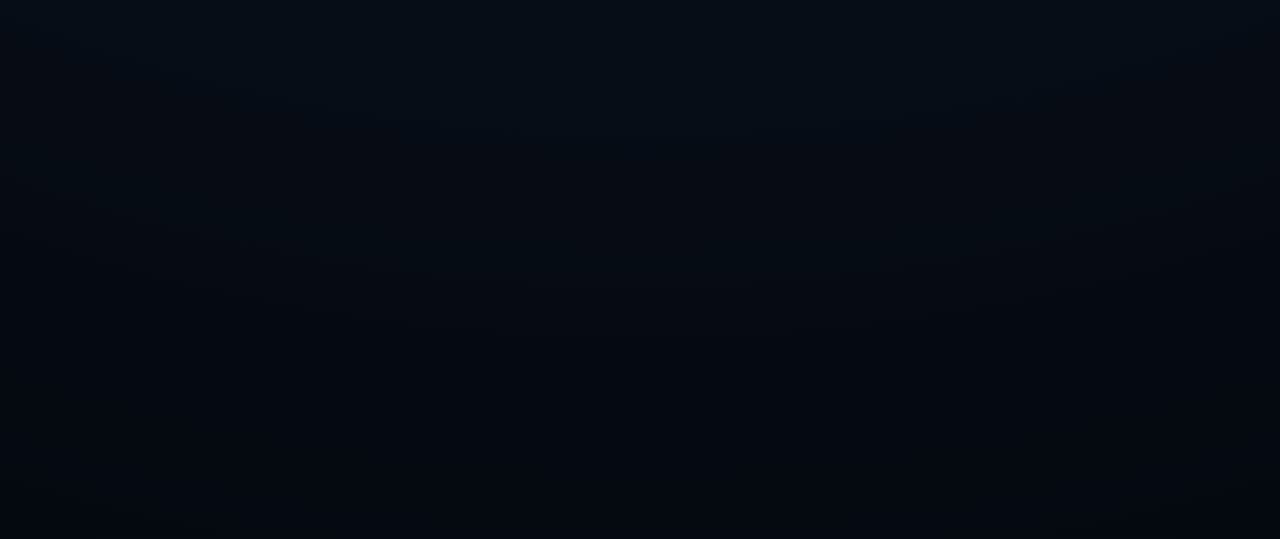
<file: quizto-bash.html>
<!DOCTYPE html>
<html lang="en">
<head>
<meta charset="UTF-8" />
<meta name="viewport" content="width=device-width, initial-scale=1.0" />
<title>QUIZTO-BASH | SPARTANZ 2.O — THE ULTIMATE CHALLENGE</title>

<link href="https://fonts.googleapis.com/css2?family=Orbitron:wght@400;700;900&family=Share+Tech+Mono&family=Roboto:wght@300;400;700&family=Russo+One&display=swap" rel="stylesheet">

<style>
/* ===================== Global & Base Styling ===================== */
body {
  margin: 0;
  background: radial-gradient(circle at top, #0f1a2a, #04080f);
  color: #e0f7fa; /* Light cyan */
  font-family: 'Roboto', sans-serif;
  text-align: center;
  overflow-x: hidden;
  position: relative;
}

/* Futuristic Scanline Overlay */
body::before {
    content: '';
    position: fixed;
    inset: 0;
    pointer-events: none;
    background: repeating-linear-gradient(
        transparent 0,
        rgba(0, 255, 255, 0.05) 1px,
        transparent 2px
    );
    z-index: 999;
    opacity: 0.5;
}

/* Headings in ALL CAPS */
h1, h2, h3 {
    text-transform: uppercase;
}

/* ===================== Keyframes ===================== */

@keyframes explosion {
    0% { transform: translate(0, 0) scale(1); opacity: 1; }
    100% { transform: translate(var(--x), var(--y)) scale(0); opacity: 0; }
}

@keyframes fadeOutOverlay {
  0% { opacity: 1; }
  100% { opacity: 0; pointer-events: none; }
}

@keyframes questionMarkFloat {
  0%, 100% { transform: translateY(0) scale(1) rotate(0deg); opacity: 0.7; }
  25% { transform: translateY(-10px) scale(1.05) rotate(2deg); opacity: 0.8; }
  50% { transform: translateY(0px) scale(1) rotate(0deg); opacity: 0.7; }
  75% { transform: translateY(10px) scale(0.95) rotate(-2deg); opacity: 0.8; }
}

@keyframes glowingBorder {
  0% { box-shadow: 0 0 5px rgba(0, 255, 255, 0.5); }
  50% { box-shadow: 0 0 20px rgba(0, 255, 255, 0.8), 0 0 30px rgba(0, 255, 255, 0.4); }
  100% { box-shadow: 0 0 5px rgba(0, 255, 255, 0.5); }
}

/* GLITCH EFFECT KEYFRAMES (The "Crazy Shit") */
@keyframes glitch {
  0% {
    text-shadow: 2px 0 0 #00ffff, -2px 0 0 #ff00ff;
    transform: translate(0, 0);
  }
  25% {
    text-shadow: -2px 1px 0 #00ffff, 2px -1px 0 #ff00ff;
    transform: translate(1px, -1px);
  }
  50% {
    text-shadow: 3px -1px 0 #00ffff, -3px 1px 0 #ff00ff;
    transform: translate(-1px, 1px);
  }
  75% {
    text-shadow: -1px 2px 0 #00ffff, 1px -2px 0 #ff00ff;
    transform: translate(2px, -2px);
  }
  100% {
    text-shadow: 2px 0 0 #00ffff, -2px 0 0 #ff00ff;
    transform: translate(0, 0);
  }
}
@keyframes flicker {
  0%, 18%, 22%, 25%, 53%, 57%, 100% { opacity: 1; }
  20%, 24%, 55% { opacity: 0.8; }
}

/* ===================== Header & Navigation ===================== */
.header {
  display: flex;
  justify-content: center; 
  align-items: center;
  padding: 1rem 2rem;
  background: rgba(0, 0, 0, 0.5);
  border-bottom: 2px solid rgba(0, 255, 255, 0.3);
}

.main-title {
  font-family: 'Orbitron', sans-serif;
  font-size: 1.8rem;
  color: #00ffff;
  text-shadow: 0 0 5px #00ffff, 0 0 10px rgba(0, 255, 255, 0.7);
}

.sub-title {
  font-size: 0.9rem;
  color: #a7d9f7;
}

.btn {
  background: #00bcd4;
  color: #000;
  border: none;
  padding: 0.6rem 1.2rem;
  border-radius: 25px;
  cursor: pointer;
  transition: 0.3s;
  font-weight: 700;
  font-family: 'Share Tech Mono', monospace;
  box-shadow: 0 0 8px rgba(0, 255, 255, 0.5);
}
.btn:hover {
  background: #00e6e6;
  transform: scale(1.05);
  box-shadow: 0 0 15px rgba(0, 255, 255, 0.8);
}

/* ===================== Hero & Glitch Title ===================== */
.hero {
  margin-top: 2rem;
  position: relative;
  z-index: 10;
}
.hero h1 {
  font-family: 'Orbitron', sans-serif;
  font-size: 4rem; 
  color: #00ffff;
  text-shadow: 0 0 15px #00ffff, 0 0 25px rgba(0, 255, 255, 0.7);
  animation: glitch 0.5s infinite alternate, flicker 3s infinite;
}
.hero p {
  font-size: 1.4rem; 
  color: #e0f7fa;
  font-family: 'Share Tech Mono', monospace;
}

/* ===================== Content Container ===================== */
.container {
  max-width: 900px;
  margin: 2rem auto;
  background: rgba(0, 0, 0, 0.8); 
  border-radius: 20px;
  padding: 2.5rem; 
  border: 1px solid rgba(0, 255, 255, 0.5);
  box-shadow: 0 0 30px rgba(0, 255, 255, 0.5); 
  animation: glowingBorder 4s infinite alternate;
  z-index: 10;
  position: relative;
}

.section h2 {
  font-family: 'Orbitron', sans-serif;
  color: #00ffff;
  margin-bottom: 1.5rem;
  text-shadow: 0 0 10px rgba(0, 255, 255, 0.8); 
}

.section h3 {
    font-family: 'Share Tech Mono', monospace;
    color: #00ffff;
    margin-top: 2rem;
    padding-bottom: 0.5rem;
    border-bottom: 2px solid rgba(0, 255, 255, 0.7); 
}

.section p, .section ul {
  line-height: 1.8;
  text-align: left;
}

/* Style for moved buttons */
.nav-buttons {
  margin-top: 1.5rem;
  display: flex;
  justify-content: center;
  gap: 1rem;
}

/* Box for Schedule & Buttons */
.final-actions-box {
  margin-top: 2.5rem;
  padding: 1.5rem;
  border: 1px solid rgba(0, 255, 255, 0.4);
  border-radius: 15px;
  background: rgba(0, 255, 255, 0.05);
  box-shadow: 0 0 15px rgba(0, 255, 255, 0.2);
}
.final-actions-box .section h2 {
  margin-bottom: 1rem;
  font-size: 1.5rem;
}


/* ===================== Footer ===================== */
footer {
  margin-top: 3rem;
  padding: 1rem;
  background: rgba(0, 0, 0, 0.7);
  color: #00ffff;
  font-family: 'Share Tech Mono', monospace;
  font-size: 1.1rem;
  border-top: 2px solid rgba(0, 255, 255, 0.3);
}

/* ===================== Intro Overlay & Brain Elements ===================== */
#introOverlay {
  position: fixed;
  inset: 0;
  background: radial-gradient(circle, rgba(0,0,0,0.95) 0%, rgba(0,0,0,0.98) 100%);
  display: flex;
  flex-direction: column;
  justify-content: center;
  align-items: center;
  z-index: 9999;
}


/* ===================== NEW: Cinematic Intro Styles (FIXED) ===================== */
.intro-content {
    position: relative;
    text-align: center;
}

/* Base style for intro titles */
.intro-content > div, #eventTitle {
    opacity: 0; /* Start hidden */
}

/* === FONT & COLOR CHANGE === */
/* Style for "SPARTANZ 2.0 PRESENTS" */
#studioTitle h1 {
    font-family: 'Russo One', sans-serif; /* New font */
    font-size: 4rem; 
    color: #FFFFFF; /* New color (white) */
    text-shadow: 0 0 10px rgba(255, 255, 255, 0.7);
    margin: 0;
}
#studioTitle p {
    font-size: 1.5rem; 
    color: #e0f7fa;
    margin: 0;
    letter-spacing: 0.2em; 
    font-family: 'Roboto', sans-serif;
    font-weight: 300;
}

/* Style for "QUIZTO-BASH" (in the intro) */
#eventTitle {
    position: absolute;
    width: 100%;
    text-align: center;
    top: 50%;
    left: 50%;
    transform: translate(-50%, -50%);
    font-family: 'Orbitron', sans-serif; /* Keep original event font */
}
#eventTitle h1 {
    font-size: 4rem; /* Same size as final hero title */
    color: #00ffff;
    text-shadow: 0 0 15px #00ffff;
    margin: 0;
}

/* ===================== NEW: Hide Page Content Initially ===================== */
/* Hide main page elements for intro animation */
.header, .hero, .container, footer, .question-marks {
    opacity: 0;
    transition: opacity 1s ease-in-out;
}
/* The hero H1 is hidden separately so it can fade in */
.hero h1 {
    opacity: 0;
}


/* ===================== Question Mark Background Animation ===================== */
.question-marks {
  position: fixed; 
  inset: 0;
  pointer-events: none;
  overflow: hidden;
  z-index: -1; 
}

.question-mark {
  position: absolute;
  font-size: 3rem; 
  color: rgba(0, 255, 255, 0.3); 
  opacity: 0;
  animation: questionMarkFloat 10s ease-in-out infinite;
  text-shadow: 0 0 5px rgba(0, 255, 255, 0.5); 
}
@keyframes questionMarkFadeIn {
    to { opacity: 0.7; }
}
.question-mark {
    animation: questionMarkFadeIn 2s forwards, questionMarkFloat 10s ease-in-out infinite;
}


.question-mark:nth-child(even) { font-size: 2.5rem; animation-duration: 12s; }
.question-mark:nth-child(odd) { font-size: 3.5rem; animation-duration: 9s; }
.question-mark:nth-child(3n) { font-size: 4rem; animation-duration: 11s; }


/* ===================== Logo & Glitch Effect ===================== */
.logo-img {
  display: block;
  margin: 2.5rem auto; 
  width: 350px; 
  max-width: 90%;
  border-radius: 15px; 
  position: relative;
  border: 3px solid #00ffff;
  box-shadow: 0 0 20px #00ffff, 0 0 40px #ff00ff; 
  animation: glowingBorder 4s infinite alternate, flicker 2s infinite step-end;
}
.logo-img img {
    width: 100%;
    display: block;
}
.logo-img::after {
    content: '';
    position: absolute;
    top: 0;
    left: 0;
    width: 100%;
    height: 100%;
    z-index: -1;
    left: -2px;
    text-shadow: 1px 0 #ff00ff;
    clip: rect(44px, 450px, 56px, 0); 
}

/* ===================== Mobile Responsiveness (Max-width 600px) ===================== */
@media (max-width: 600px) {
    .header {
        flex-direction: column;
        padding: 1rem 1rem;
    }
    .main-title {
        font-size: 1.5rem;
    }
    .sub-title {
        font-size: 0.8rem;
    }
    .btn {
        padding: 0.4rem 0.8rem;
        font-size: 0.9rem;
    }
    
    .hero h1 {
        font-size: 2.5rem; 
        animation: flicker 3s infinite;
    }
    .hero p {
        font-size: 1rem;
    }
    .container {
        padding: 1.5rem;
    }
    
    /* FONT & COLOR CHANGE (Mobile) */
    #studioTitle h1 {
        font-size: 2.5rem; /* New font scales */
    }
    #studioTitle p {
        font-size: 1rem;
    }
    #eventTitle h1 {
        font-size: 2.5rem; /* Match hero title */
    }
}
</style>
</head>
<body>

<div id="introOverlay">
    <div class="intro-content">
        <div id="studioTitle">
            <h1>SPARTANZ 2.0</h1>
            <p>PRESENTS</p>
        </div>
    </div>
    
    <div id="eventTitle">
        <h1>QUIZTO-BASH</h1>
    </div>
</div>

<div class="question-marks" id="questionMarks"></div>

<header class="header">
  <div class="header-left">
    <div class="main-title">SPARTANZ 2.0</div>
    <div class="sub-title">DEPARTMENT OF COMPUTER SCIENCE AND ENGINEERING (CYBER SECURITY)</div>
  </div>
</header>

<section class="hero">
  <h1>QUIZTO-BASH</h1>
  <p>TEST YOUR LOGIC, UNLEASH YOUR DESIGN, CONQUER THE CHALLENGE! 🧠🎨</p>
</section>

<main class="container">
  <section class="section">

    <div class="logo-img">
        <img src="assets/Quizto-Bash logo.jpg" alt="QUIZTO-BASH LOGO" />
    </div>

    <h2>💡 HOW TO PLAY & GENERAL RULES</h2>

    <p><strong>🎯 OBJECTIVE:</strong> ENGAGE IN THE ULTIMATE TWO-PART CHALLENGE. FIRST, TEST YOUR INTELLECT AND QUICK THINKING IN A HIGH-SPEED TECHNICAL QUIZ. THEN, UNLEASH YOUR CREATIVITY AND DESIGN SKILLS IN A PRACTICAL UI/UX INNOVATION CHALLENGE. CONQUER BOTH TO WIN!</p>
    
    <h3>ROUND 1: INNOQUIZ (GENERAL TECHNICAL QUIZ)</h3>
    <ul>
      <li><strong>TEAM SIZE:</strong> 2 MEMBERS PER TEAM.</li>
      <li><strong>FAIR PLAY:</strong> ALL ANSWERS MUST BE ORIGINAL AND BASED ON TEAM KNOWLEDGE.</li>
      <li><strong>NO CHEATING:</strong> USE OF MOBILE PHONES, SMART DEVICES, OR EXTERNAL RESOURCES IS STRICTLY PROHIBITED DURING QUIZ ROUNDS. VIOLATION WILL LEAD TO IMMEDIATE DISQUALIFICATION.</li>
      <li><strong>HOST'S DECISION:</strong> THE QUIZMASTER'S DECISION ON ALL QUESTIONS, ANSWERS, AND DISPUTES WILL BE FINAL AND BINDING.</li>
      <li><strong>CLARITY IS CRUCIAL:</strong> ANSWERS MUST BE CLEAR. AMBIGUOUS ANSWERS MAY NOT BE ACCEPTED.</li>
      <li><strong>POINTS SYSTEM:</strong> POINTS WILL BE AWARDED FOR CORRECT ANSWERS AND MAY BE DEDUCTED FOR INCORRECT OR LATE RESPONSES IN CERTAIN ROUNDS.</li>
    </ul>

    <h3>ROUND 2: UINOVA (UI/UX DESIGN CHALLENGE)</h3>
    <ul>
      <li><strong>TEAM SIZE:</strong> 2 MEMBERS PER TEAM.</li>
      <li><strong>DESIGN FORMAT:</strong> SUBMISSIONS MUST BE CREATED USING FIGMA AND A WORKING PROTOTYPE LINK IS MANDATORY.</li>
      <li><strong>PRESENTATION REQUIREMENT:</strong> PRESENTATION MUST CLEARLY ARTICULATE THE UI DESIGN CHOICES, UX RATIONALE, AND USABILITY CONSIDERATIONS.</li>
      <li><strong>ORIGINALITY:</strong> DESIGNS MUST BE 100% ORIGINAL. NO TEMPLATES, PRE-MADE UI KITS, OR DIRECT COPYING OF EXISTING DESIGNS ARE ALLOWED.</li>
      <li><strong>DISQUALIFICATION:</strong> TEAMS WILL BE DISQUALIFIED FOR PLAGIARISM, EXCEEDING THE GIVEN TIME LIMIT, OR SUBMITTING INAPPROPRIATE CONTENT.</li>
    </ul>
  </section>

  <div class="final-actions-box">
    <section class="section">
      <h2>🗓 EVENT SCHEDULE</h2>
      <p><strong>TOTAL DURATION:</strong> APPROXIMATELY 60-90 MINUTES.</p>
      <p><strong>NUMBER OF ROUNDS:</strong> 2 CORE ROUNDS + POTENTIAL TIE-BREAKER.</p>
      <p><strong>PER ROUND:</strong> VARIES DEPENDING ON COMPLEXITY (APPROX. 10-40 MINUTES PER ROUND).</p>
    </section>
  
    <div class="nav-buttons">
      <button class="btn" onclick="window.location.href='https://forms.gle/nkgSMrwhYXFTXVuZ7'">REGISTER NOW</button>
    </div>
    <div class="nav-buttons">
      <button class="btn" onclick="window.location.href='/'">BACK TO EVENTS</button>
    </div>
  </div>
</main>

<footer>© 2025 SPARTANZ 2.O | QUIZTO-BASH — THINK. CHALLENGE. TRIUMPH.</footer>


<script>
// --- 1. Question Mark Background (Unchanged) ---
const questionMarksContainer = document.getElementById('questionMarks');
function createQuestionMarks(count = 30) {
  for (let i = 0; i < count; i++) {
    const qMark = document.createElement('div');
    qMark.classList.add('question-mark');
    qMark.textContent = '?';
    qMark.style.left = Math.random() * 100 + '%';
    qMark.style.top = Math.random() * 100 + '%';
    qMark.style.animationDuration = (8 + Math.random() * 7) + 's';
    qMark.style.animationDelay = (Math.random() * -10) + 's';
    questionMarksContainer.appendChild(qMark);
  }
}
createQuestionMarks(30);


// --- 2. Cinematic Intro Sequence (UPDATED) ---
window.addEventListener('load', () => {

  const introOverlay = document.getElementById('introOverlay');
  const studioTitle = document.getElementById('studioTitle');
  const eventTitle = document.getElementById('eventTitle');
  const heroTitle = document.querySelector('.hero h1');

  // *MODIFIED:* Removed '.container' from this list
  const pageElements = document.querySelectorAll('.header, .hero, footer, .question-marks');
  // *NEW:* Get the container separately
  const container = document.querySelector('.container');

  // --- NEW SEQUENCE TIMINGS ---

  // 1. (Delay 500ms) Fade in "SPARTANZ 2.0" (lasts 1s)
  setTimeout(() => {
    studioTitle.style.transition = 'opacity 1s ease-in-out'; // Smoother
    studioTitle.style.opacity = 1;
  }, 500);

  // 2. (Delay 3000ms) Fade out "SPARTANZ 2.0" (lasts 0.7s)
  setTimeout(() => {
    studioTitle.style.transition = 'opacity 0.7s ease-in-out'; // Smoother
    studioTitle.style.opacity = 0;
  }, 3000); // Visible for 2.5s total

  // 3. (Delay 3900ms) Fade in "QUIZTO-BASH" (0.2s after studio fade-out, lasts 0.7s)
  setTimeout(() => {
    eventTitle.style.transition = 'opacity 0.7s ease-in-out'; // Smoother
    eventTitle.style.opacity = 1;
  }, 3900); // 200ms gap (3000 + 700 fade-out + 200 gap)

  // 4. (Delay 6200ms) Start the "move"
  // *NOTE:* Title fades in at 3900, finishes at 4600. Move starts at 6200.
  // This gives a 1.6s (1600ms) pause, as you requested.
setTimeout(() => {
  const heroTitleRect = heroTitle.getBoundingClientRect();
  const targetY = heroTitleRect.top + (heroTitleRect.height / 2);
  const targetX = heroTitleRect.left + (heroTitleRect.width / 2);

  eventTitle.style.transition = 'top 1.5s cubic-bezier(0.4, 0, 0.2, 1), left 1.5s cubic-bezier(0.4, 0, 0.2, 1)';
  eventTitle.style.top = `${targetY}px`;
  eventTitle.style.left = `${targetX}px`;
}, 6200);


  // 5. (Delay 6500ms) Fade in the other page elements (during the move)
  setTimeout(() => {
    pageElements.forEach(el => {
      el.style.opacity = 1; // Uses the 1s transition from CSS
    });
  }, 6500); // 300ms after the "move" starts

  // 6. (Delay 7700ms) Move finishes. Fade out overlay, fade in real title
  setTimeout(() => {
    introOverlay.style.transition = 'opacity 0.7s ease-in-out'; // Smoother
    introOverlay.style.opacity = 0;
    introOverlay.style.pointerEvents = 'none';

    heroTitle.style.transition = 'opacity 0.7s ease-in-out'; // Smoother
    heroTitle.style.opacity = 1;
  }, 7700); // 1.5s after the "move" starts (6200 + 1500)

  // 7. (Delay 7900ms) *NEW STEP:* Fade in the rules container
  // This happens 200ms after the real title appears
  setTimeout(() => {
    // We can add a new, slower transition just for this element
    container.style.transition = 'opacity 1.2s ease-in-out';
    container.style.opacity = 1;
  }, 7900);
});
</script>

</body>
</html>
</file>
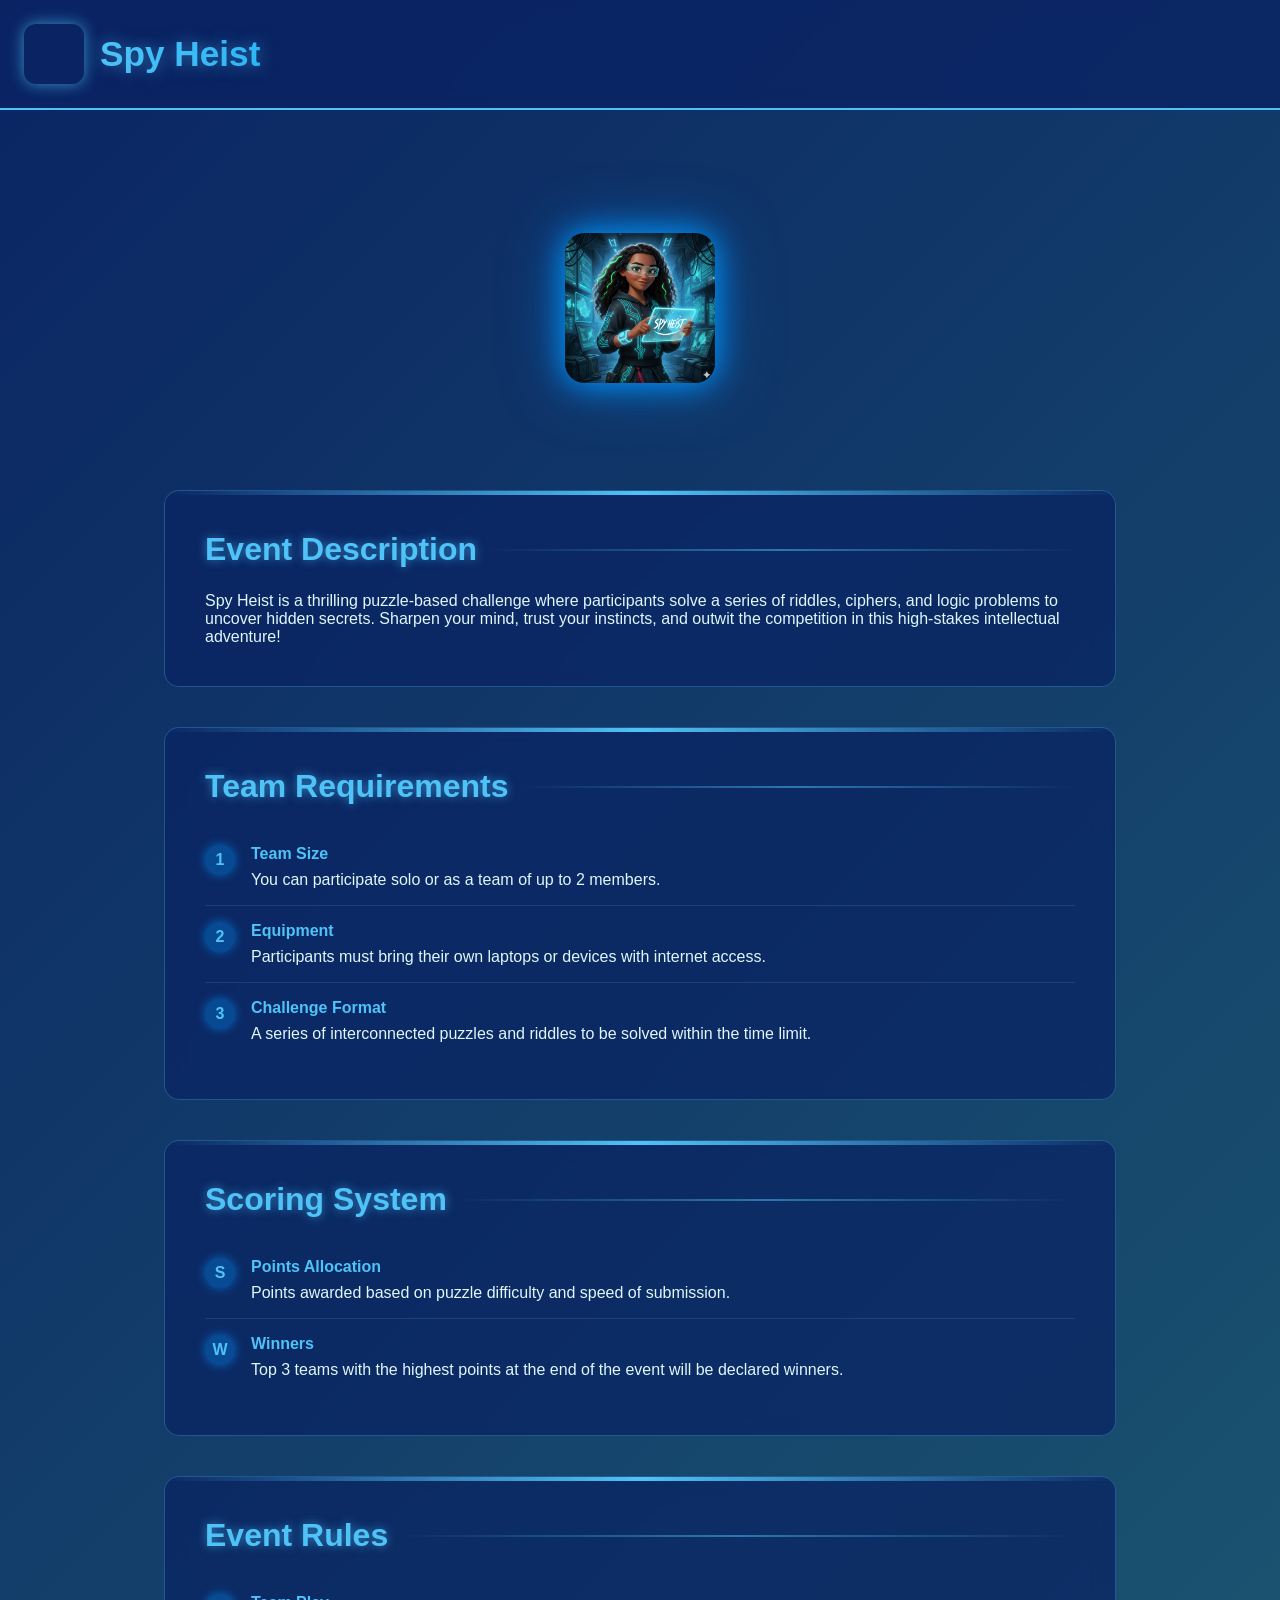
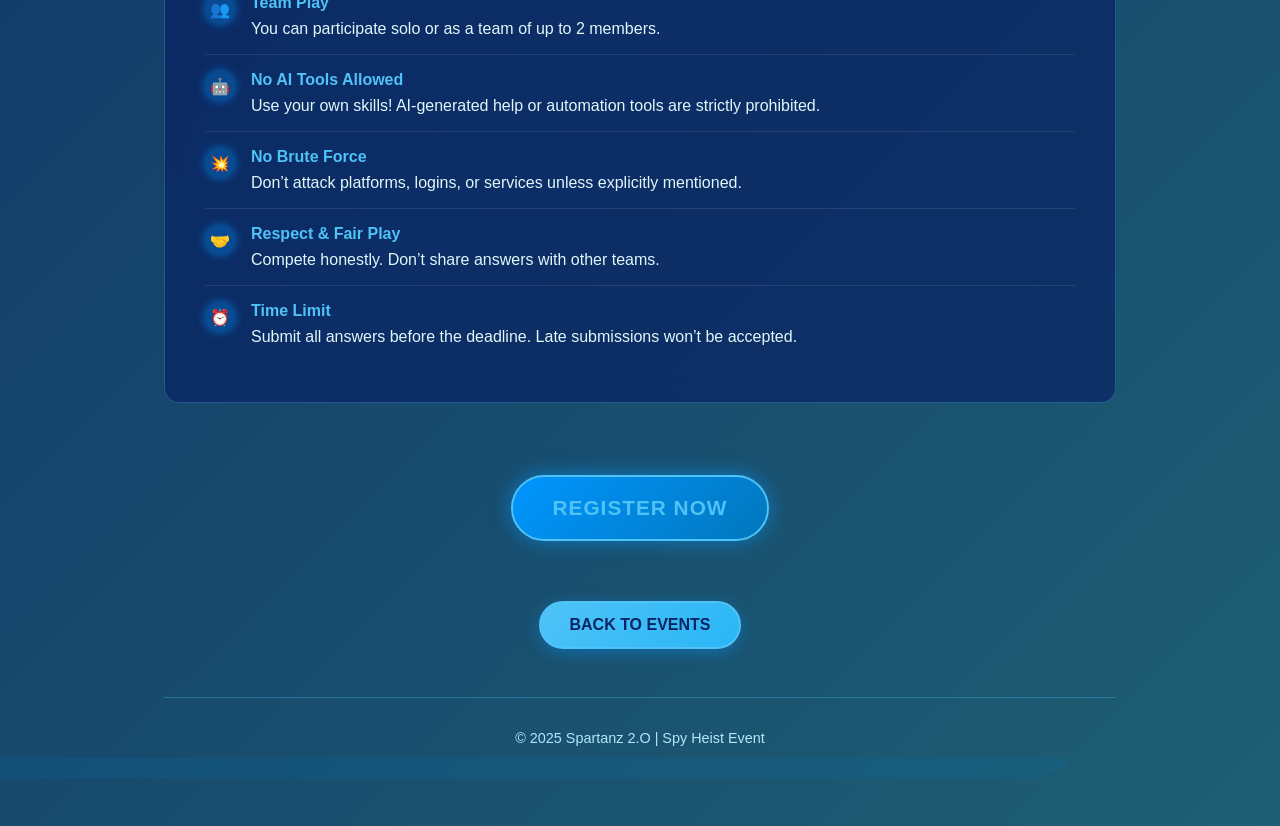
<file: spy-heist.html>
<!DOCTYPE html>
<html lang="en">
<head>
    <meta charset="UTF-8">
    <meta name="viewport" content="width=device-width, initial-scale=1.0">
    <title>Spy Heist - Spartanz 2.O</title>
    <link rel="icon" type="image/x-icon" href="assets/spartanz2k25logo.png" />
    <style>
        /* Reset & Base */
        * {
            margin: 0;
            padding: 0;
            box-sizing: border-box;
        }

        body {
            font-family: "Arial", sans-serif;
            background: linear-gradient(135deg, #0a2463, #1e5f73);
            color: #e0f7fa;
            overflow-x: hidden;
            min-height: 100vh;
            position: relative;
        }

        /* Moana Theme Elements */
        .cyber-accent {
            color: #4fc3f7 !important;
            text-shadow: 0 0 10px rgba(79, 195, 247, 0.7);
        }

        .cyber-glow {
            box-shadow: 0 0 15px rgba(0, 150, 255, 0.6);
        }

        /* Header Styling */
        .header {
            background: rgba(10, 36, 99, 0.8);
            backdrop-filter: blur(10px);
            padding: 1.5rem;
            display: flex;
            align-items: center;
            gap: 1.5rem;
            border-bottom: 2px solid #4fc3f7;
            position: sticky;
            top: 0;
            z-index: 100;
        }

        .logo-container {
            display: flex;
            align-items: center;
            gap: 1rem;
        }

        .spartanz-logo {
            width: 60px;
            height: 60px;
            background: url('https://placehold.co/60x60/4fc3f7/0a2463?text=SH') center/contain no-repeat;
            border-radius: 12px;
            box-shadow: 0 0 15px rgba(79, 195, 247, 0.7);
        }

        .event-title {
            font-size: 2.2rem;
            font-weight: bold;
            background: linear-gradient(to right, #4fc3f7, #29b6f6);
            -webkit-background-clip: text;
            -webkit-text-fill-color: transparent;
            text-shadow: 0 0 15px rgba(79, 195, 247, 0.5);
        }

        /* Main Content */
        .container {
            max-width: 1000px;
            margin: 3rem auto;
            padding: 0 1.5rem;
        }

        .section {
            background: rgba(10, 36, 99, 0.75);
            border: 1px solid rgba(79, 195, 247, 0.3);
            border-radius: 15px;
            padding: 2.5rem;
            margin-bottom: 2.5rem;
            backdrop-filter: blur(10px);
            position: relative;
            overflow: hidden;
        }

        .section::before {
            content: '';
            position: absolute;
            top: 0;
            left: 0;
            width: 100%;
            height: 4px;
            background: linear-gradient(90deg, transparent, #4fc3f7, transparent);
        }

        .section-title {
            font-size: 2rem;
            margin-bottom: 1.5rem;
            color: #4fc3f7;
            text-shadow: 0 0 10px rgba(79, 195, 247, 0.6);
            display: flex;
            align-items: center;
            gap: 10px;
        }

        .section-title::after {
            content: '';
            flex: 1;
            height: 2px;
            background: linear-gradient(90deg, transparent, rgba(79, 195, 247, 0.5), transparent);
        }

        /* Rules List */
        .rules-list {
            list-style: none;
            padding-left: 0;
        }

        .rules-list li {
            padding: 1rem 0;
            border-bottom: 1px solid rgba(224, 247, 250, 0.1);
            display: flex;
            gap: 1rem;
        }

        .rules-list li:last-child {
            border-bottom: none;
        }

        .rule-icon {
            min-width: 30px;
            height: 30px;
            background: rgba(0, 150, 255, 0.3);
            border-radius: 50%;
            display: flex;
            align-items: center;
            justify-content: center;
            font-weight: bold;
            color: #4fc3f7;
            flex-shrink: 0;
            box-shadow: 0 0 10px rgba(0, 150, 255, 0.6);
        }

        .rule-content h4 {
            margin-bottom: 0.5rem;
            color: #4fc3f7;
        }

        /* Event Logo Visual */
        .logo-visual {
            position: relative;
            height: 300px;
            margin: 2rem 0;
            display: flex;
            align-items: center;
            justify-content: center;
        }

        .logo-container-main {
            position: relative;
            width: 200px;
            height: 200px;
            display: flex;
            align-items: center;
            justify-content: center;
        }

        .event-logo {
            width: 150px;
            height: 150px;
            background: url('assets/Spy Heist logo.jpg') center/contain no-repeat;
            border-radius: 20px;
            box-shadow: 0 0 30px #0096ff, 0 0 60px rgba(0, 150, 255, 0.5);
            animation: pulse 2s infinite;
        }

        @keyframes pulse {
            0% { box-shadow: 0 0 30px #0096ff, 0 0 60px rgba(0, 150, 255, 0.5); }
            50% { box-shadow: 0 0 40px #4fc3f7, 0 0 80px rgba(79, 195, 247, 0.6); }
            100% { box-shadow: 0 0 30px #0096ff, 0 0 60px rgba(0, 150, 255, 0.5); }
        }

        /* Register Button */
        .register-button {
            display: inline-block;
            background: linear-gradient(135deg, #0096ff, #0277bd);
            color: #4fc3f7;
            padding: 1.2rem 2.5rem;
            border-radius: 50px;
            text-decoration: none;
            font-weight: bold;
            font-size: 1.3rem;
            margin: 2rem 0;
            box-shadow: 0 0 20px rgba(0, 150, 255, 0.6);
            transition: all 0.4s ease;
            position: relative;
            overflow: hidden;
            border: 2px solid #4fc3f7;
            letter-spacing: 1px;
            text-transform: uppercase;
        }

        .register-button::before {
            content: '';
            position: absolute;
            top: 0;
            left: -100%;
            width: 100%;
            height: 100%;
            background: linear-gradient(90deg, transparent, rgba(79, 195, 247, 0.4), transparent);
            transition: 0.5s;
        }

        .register-button:hover {
            transform: translateY(-5px) scale(1.05);
            box-shadow: 0 10px 25px rgba(0, 150, 255, 0.8), 0 0 30px rgba(79, 195, 247, 0.6);
            background: linear-gradient(135deg, #29b6f6, #0288d1);
        }

        .register-button:hover::before {
            left: 100%;
        }

        .register-button:active {
            transform: translateY(0) scale(0.98);
            box-shadow: 0 0 15px rgba(0, 150, 255, 0.6);
        }

        /* Back to Events Button */
        .back-button {
            display: inline-block;
            background: linear-gradient(135deg, #4fc3f7, #29b6f6);
            color: #0a2463;
            padding: 0.8rem 1.8rem;
            border-radius: 30px;
            text-decoration: none;
            font-weight: bold;
            margin-top: 1.5rem;
            box-shadow: 0 4px 15px rgba(0, 150, 255, 0.4);
            transition: all 0.3s ease;
            border: 2px solid #4fc3f7;
        }

        .back-button:hover {
            transform: translateY(-3px);
            box-shadow: 0 6px 20px rgba(79, 195, 247, 0.6);
            background: linear-gradient(135deg, #81d4fa, #0096ff);
        }

        /* Button Container */
        .button-container {
            text-align: center;
            margin-top: 2rem;
        }

        /* Responsive Design */
        @media (max-width: 768px) {
            .header {
                flex-direction: column;
                text-align: center;
            }
            
            .event-title {
                font-size: 1.8rem;
            }
            
            .section {
                padding: 1.8rem;
            }
            
            .section-title {
                font-size: 1.7rem;
            }
            
            .logo-visual {
                height: 200px;
            }
            
            .logo-container-main {
                width: 150px;
                height: 150px;
            }
            
            .event-logo {
                width: 120px;
                height: 120px;
            }
            
            .spartanz-logo {
                width: 50px;
                height: 50px;
                background: url('https://placehold.co/50x50/4fc3f7/0a2463?text=SH') center/contain no-repeat;
            }
            
            .register-button {
                padding: 1rem 2rem;
                font-size: 1.1rem;
            }
        }

        @media (max-width: 480px) {
            .event-title {
                font-size: 1.5rem;
            }
            
            .section {
                padding: 1.5rem;
            }
            
            .section-title {
                font-size: 1.5rem;
            }
            
            .rule-icon {
                min-width: 25px;
                height: 25px;
                font-size: 0.9rem;
            }
            
            .logo-visual {
                height: 180px;
            }
            
            .logo-container-main {
                width: 120px;
                height: 120px;
            }
            
            .event-logo {
                width: 100px;
                height: 100px;
            }
            
            .spartanz-logo {
                width: 40px;
                height: 40px;
                background: url('https://placehold.co/40x40/4fc3f7/0a2463?text=SH') center/contain no-repeat;
            }
            
            .register-button {
                padding: 0.9rem 1.8rem;
                font-size: 1rem;
            }
        }

        /* Footer */
        .footer {
            text-align: center;
            padding: 2rem;
            margin-top: 3rem;
            border-top: 1px solid rgba(79, 195, 247, 0.3);
            color: #b3e5fc;
            font-size: 0.9rem;
        }
        
        /* Ocean wave effect */
        .wave {
            position: absolute;
            bottom: 0;
            left: 0;
            width: 100%;
            height: 20px;
            background: url("data:image/svg+xml,%3Csvg viewBox='0 0 1200 120' xmlns='http://www.w3.org/2000/svg'%3E%3Cpath d='M0 0v46.29c47.79 22.2 103.59 32.17 158 28 70.36-5.37 136.33-33.31 206.8-37.5 73.84-4.36 147.54 16.88 218.2 35.26 69.27 18 138.3 24.88 209.4 13.08 36.15-6 69.85-15.11 104.45-29.95 34.2-14.67 68.9-34.34 104.7-46.69V0' fill='%230277bd' fill-opacity='0.2'/%3E%3C/svg%3E");
            background-size: cover;
            opacity: 0.7;
        }
    </style>
</head>
<body>
    <!-- Ocean wave effect -->
    <div class="wave"></div>
    
    <!-- Header -->
    <header class="header">
        <div class="logo-container">
            <div class="spartanz-logo"></div>
            <h1 class="event-title">Spy Heist</h1>
        </div>
    </header>

    <!-- Main Content -->
    <div class="container">
        <div class="logo-visual">
            <div class="logo-container-main">
                <div class="event-logo"></div>
            </div>
        </div>

        <div class="section">
            <h2 class="section-title">Event Description</h2>
            <p>Spy Heist is a thrilling puzzle-based challenge where participants solve a series of riddles, ciphers, and logic problems to uncover hidden secrets. Sharpen your mind, trust your instincts, and outwit the competition in this high-stakes intellectual adventure!</p>
        </div>

        <div class="section">
            <h2 class="section-title">Team Requirements</h2>
            <ul class="rules-list">
                <li>
                    <div class="rule-icon">1</div>
                    <div class="rule-content">
                        <h4>Team Size</h4>
                        <p>You can participate solo or as a team of up to 2 members.</p>
                    </div>
                </li>
                <li>
                    <div class="rule-icon">2</div>
                    <div class="rule-content">
                        <h4>Equipment</h4>
                        <p>Participants must bring their own laptops or devices with internet access.</p>
                    </div>
                </li>
                <li>
                    <div class="rule-icon">3</div>
                    <div class="rule-content">
                        <h4>Challenge Format</h4>
                        <p>A series of interconnected puzzles and riddles to be solved within the time limit.</p>
                    </div>
                </li>
            </ul>
        </div>

        <div class="section">
            <h2 class="section-title">Scoring System</h2>
            <ul class="rules-list">
                <li>
                    <div class="rule-icon">S</div>
                    <div class="rule-content">
                        <h4>Points Allocation</h4>
                        <p>Points awarded based on puzzle difficulty and speed of submission.</p>
                    </div>
                </li>
                <li>
                    <div class="rule-icon">W</div>
                    <div class="rule-content">
                        <h4>Winners</h4>
                        <p>Top 3 teams with the highest points at the end of the event will be declared winners.</p>
                    </div>
                </li>
            </ul>
        </div>

        <div class="section">
            <h2 class="section-title cyber-accent">Event Rules</h2>
            <ul class="rules-list">
                <li>
                    <div class="rule-icon">👥</div>
                    <div class="rule-content">
                        <h4>Team Play</h4>
                        <p>You can participate solo or as a team of up to 2 members.</p>
                    </div>
                </li>
                <li>
                    <div class="rule-icon">🤖</div>
                    <div class="rule-content">
                        <h4>No AI Tools Allowed</h4>
                        <p>Use your own skills! AI-generated help or automation tools are strictly prohibited.</p>
                    </div>
                </li>
                <li>
                    <div class="rule-icon">💥</div>
                    <div class="rule-content">
                        <h4>No Brute Force</h4>
                        <p>Don’t attack platforms, logins, or services unless explicitly mentioned.</p>
                    </div>
                </li>
                <li>
                    <div class="rule-icon">🤝</div>
                    <div class="rule-content">
                        <h4>Respect & Fair Play</h4>
                        <p>Compete honestly. Don’t share answers with other teams.</p>
                    </div>
                </li>
                <li>
                    <div class="rule-icon">⏰</div>
                    <div class="rule-content">
                        <h4>Time Limit</h4>
                        <p>Submit all answers before the deadline. Late submissions won’t be accepted.</p>
                    </div>
                </li>
            </ul>
        </div>

        <div class="button-container">
            <a href="https://forms.gle/ftPqwdiDAKqC7bEVA" class="register-button" target="_blank">
                Register Now
            </a>
        </div>

        <div style="text-align: center;">
            <a href="/" class="back-button">BACK TO EVENTS</a>
        </div>
        
        <div class="footer">
            <p>© 2025 Spartanz 2.O | Spy Heist Event</p>
        </div>
    </div>
</body>
</html>
</file>
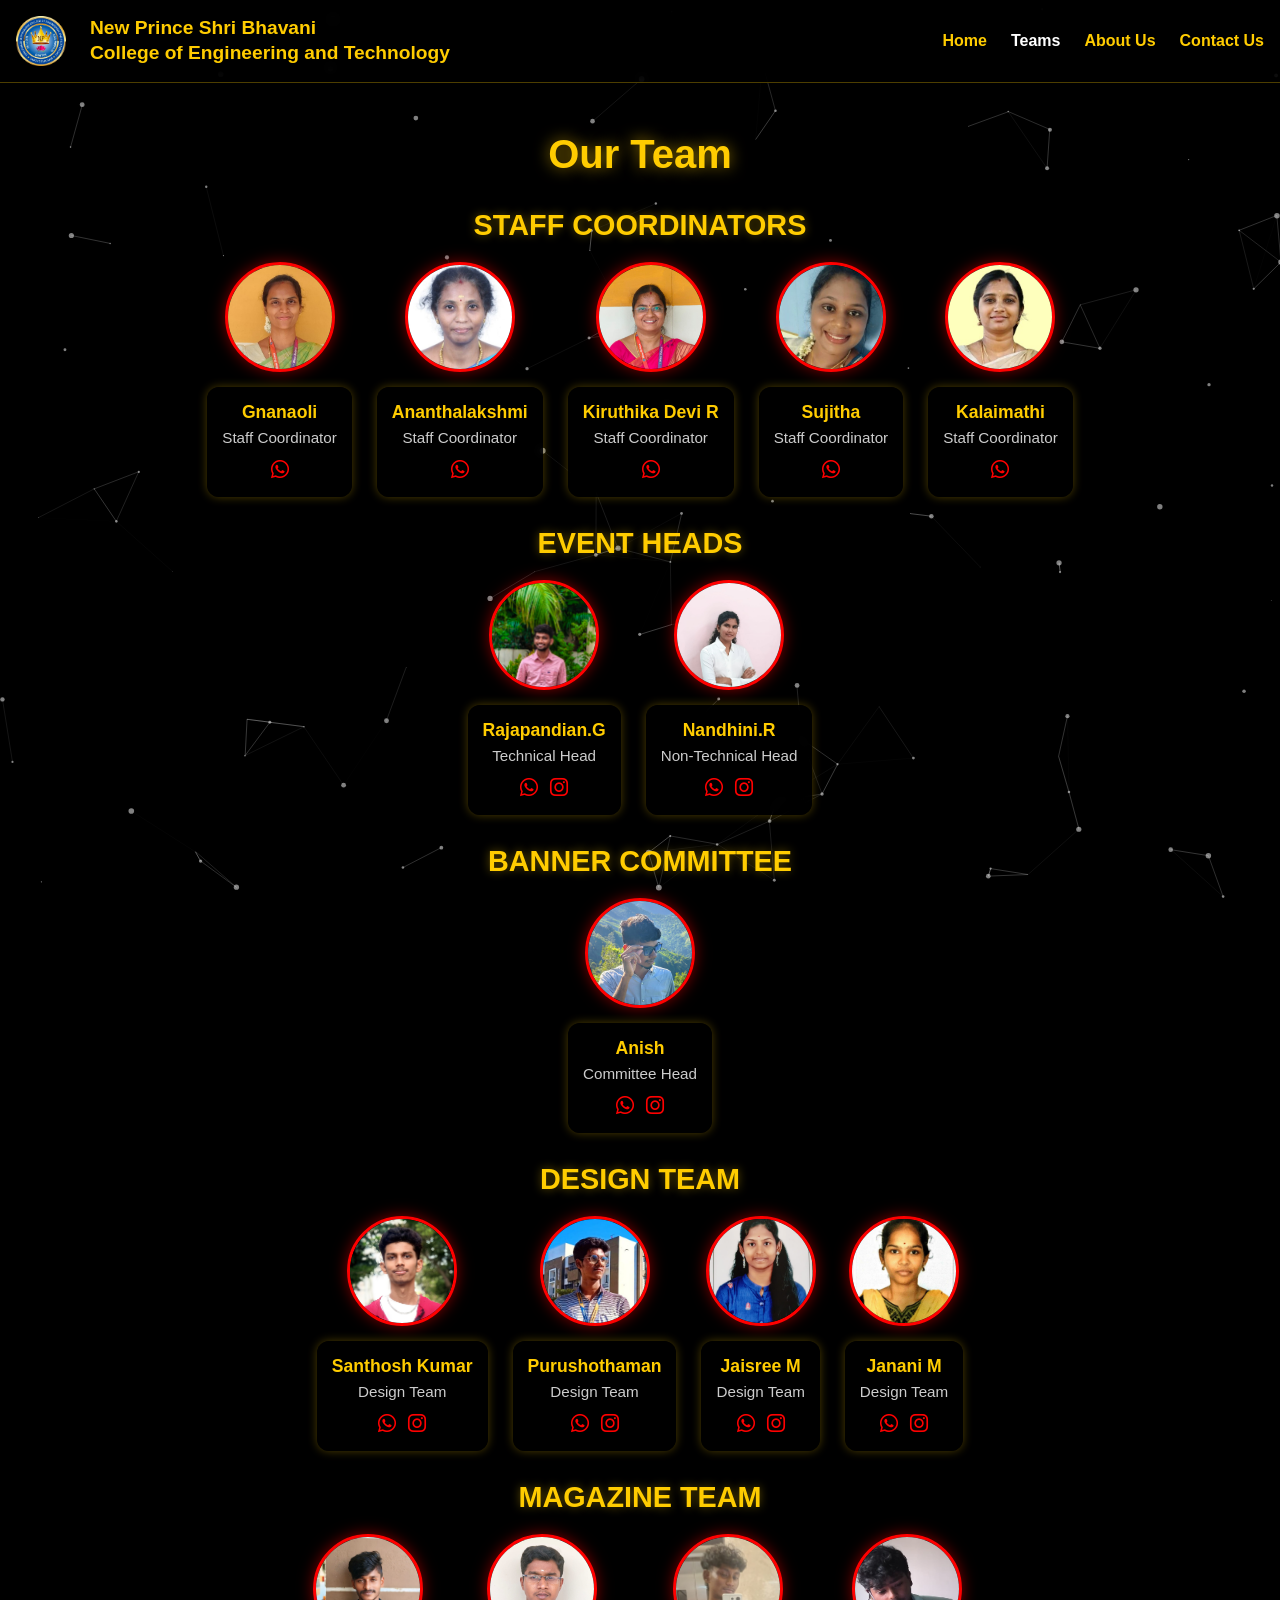
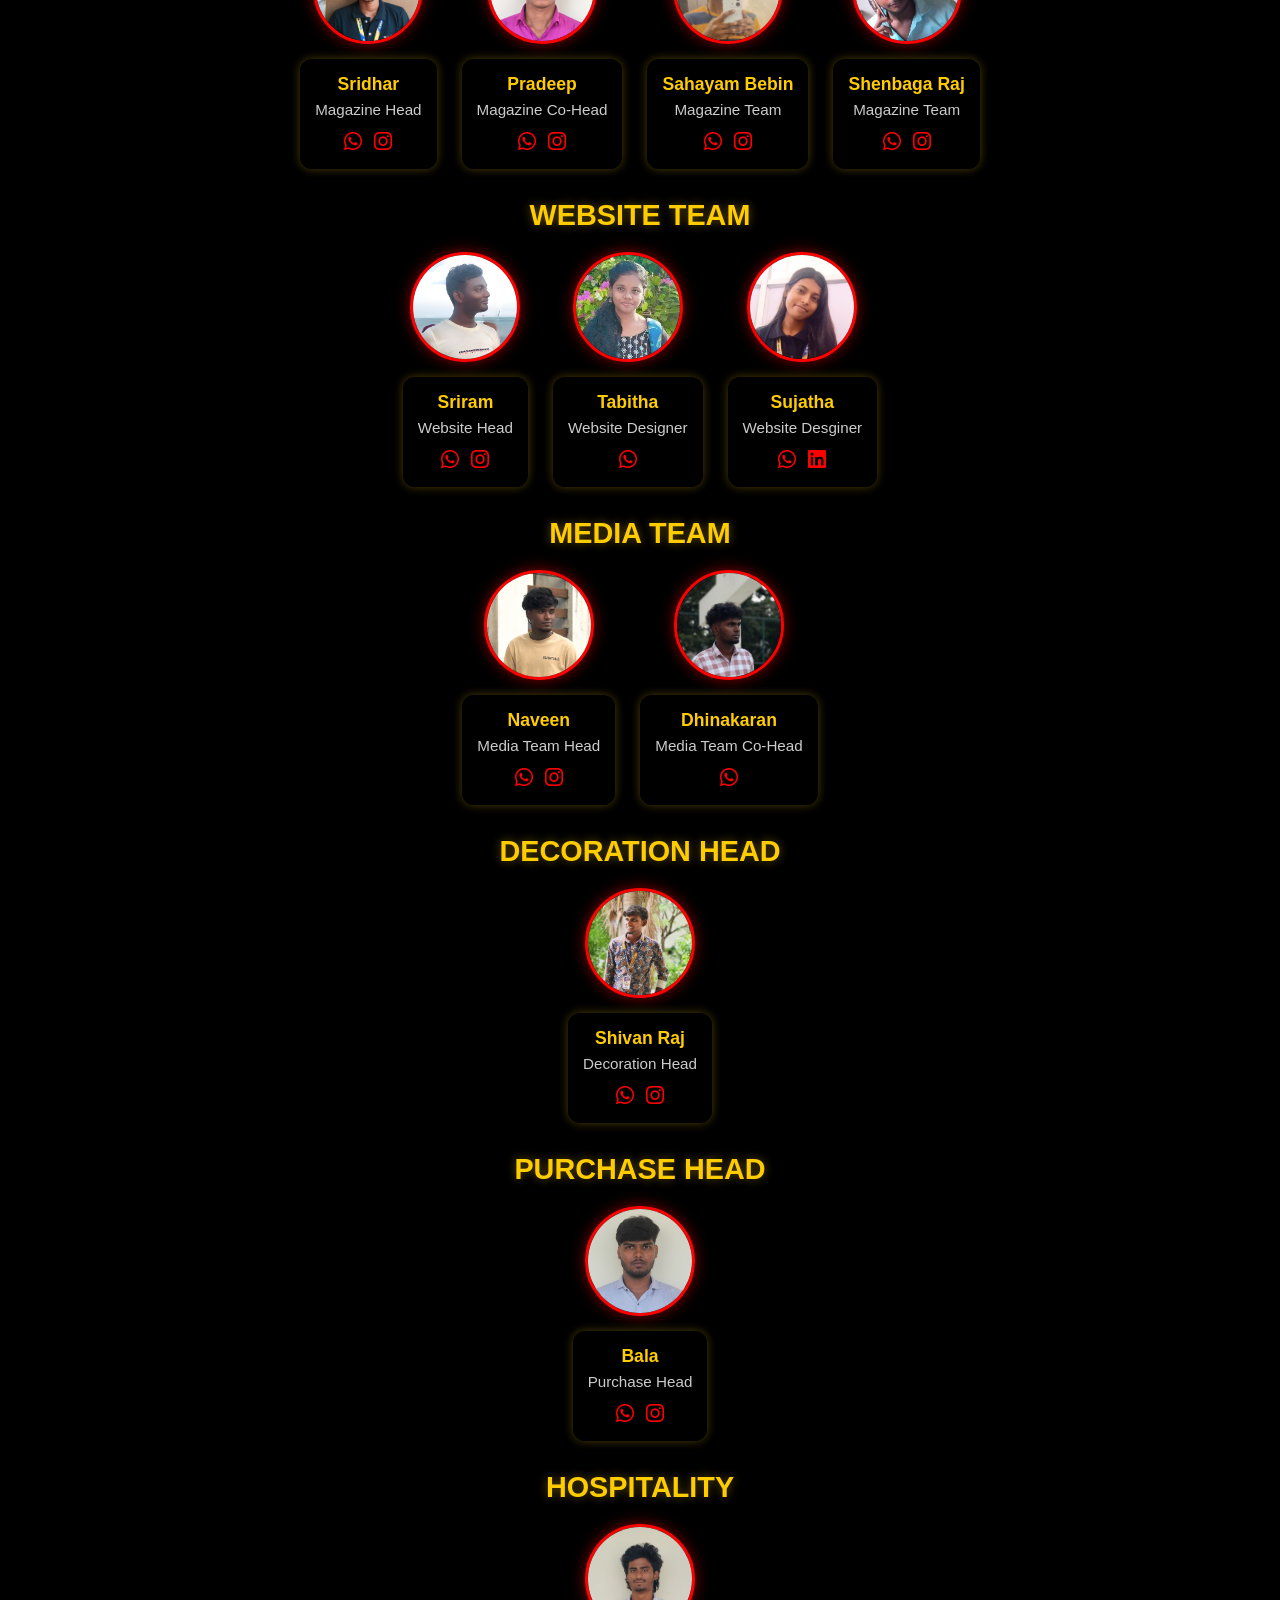
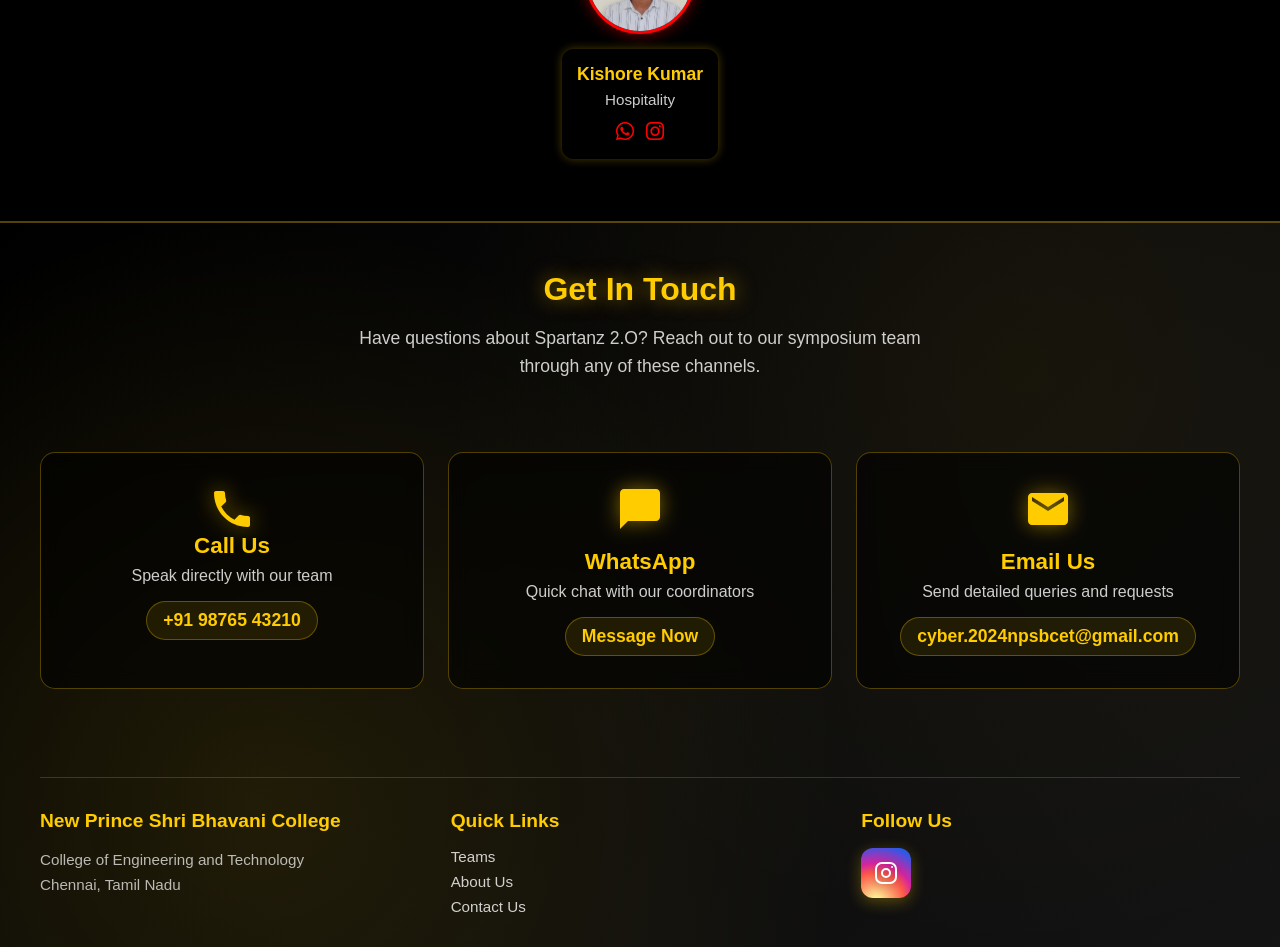
<file: teams.html>
<!DOCTYPE html>
<html lang="en">
  <head>
    <title>Teams - Spartanz 2.O</title>
    <link rel="icon" type="image/x-icon" href="assets/spartanz2k25logo.png" />
    <meta charset="UTF-8" />
    <meta name="viewport" content="width=device-width, initial-scale=1.0" />

    <!-- Critical Resources Preload -->
    <link rel="preload" as="image" href="assets/spartanz2k25logo.png" />
    <link rel="preload" as="image" href="assets/np-logo.png" />

    <!-- Font Awesome for social icons -->
    <link
      rel="stylesheet"
      href="https://cdnjs.cloudflare.com/ajax/libs/font-awesome/6.4.0/css/all.min.css"
    />
    <style>
      /* Add this to your CSS */
      #particles-js {
        position: fixed;
        width: 100%;
        height: 100%;
        top: 0;
        left: 0;
        z-index: -1;
        pointer-events: none;
      }
      /* Reset & Base */
      * {
        margin: 0;
        padding: 0;
        box-sizing: border-box;
      }

      body {
        font-family: "Arial", sans-serif;
        background: #000;
        color: white;
        overflow-x: hidden;
      }

      /* College Header */
      .college-header {
        position: fixed;
        top: 0;
        left: 0;
        width: 100%;
        background: rgba(0, 0, 0, 0.8);
        backdrop-filter: blur(10px);
        padding: 1rem;
        display: flex;
        justify-content: space-between;
        align-items: center;
        gap: 1rem;
        z-index: 100;
        border-bottom: 1px solid rgba(255, 204, 0, 0.3);
      }

      .college-logo-placeholder {
        width: 50px;
        height: 50px;
        display: flex;
        align-items: center;
        justify-content: center;
      }

      .college-logo-placeholder img {
        max-width: 100%;
        max-height: 100%;
        object-fit: contain;
        border-radius: 8px;
      }

      .college-name {
        flex: 1;
        font-size: 1.2rem;
        line-height: 1.3;
        font-weight: bold;
        color: #ffcc00;
        text-align: left;
        margin-left: 0.5rem;
      }

      /* Desktop Navigation Links */
      .nav-links {
        display: flex;
        gap: 1.5rem;
      }

      .nav-links a {
        color: #ffcc00;
        text-decoration: none;
        font-size: 1rem;
        font-weight: bold;
        transition: color 0.2s;
      }

      .nav-links a:hover {
        color: white;
      }

      /* Main Content */
      .main-content {
        margin-top: 100px;
        padding: 2rem 1rem;
        max-width: 1200px;
        margin-left: auto;
        margin-right: auto;
      }

      .page-title {
        text-align: center;
        font-size: 2.5rem;
        color: #ffcc00;
        margin-bottom: 2rem;
        text-shadow: 0 0 15px rgba(255, 204, 0, 0.6);
      }

      /* Team Row */
      .team-row {
        margin: 30px auto;
        width: 100%;
        max-width: 1200px;
      }

      .row-heading {
        color: #ffcc00;
        font-size: 1.8rem;
        font-weight: bold;
        margin-bottom: 20px;
        text-align: center;
        text-transform: uppercase;
        text-shadow: 0 0 10px rgba(255, 204, 0, 0.4);
      }

      /* Team Members Container */
      .team-members {
        display: flex;
        flex-wrap: wrap;
        justify-content: center;
        gap: 25px;
        padding: 0 10px;
      }

      /* Team Container */
      .team-container {
        display: flex;
        flex-direction: column;
        align-items: center;
        text-align: center;
        max-width: 220px;
      }

      .team-circle {
        width: 110px;
        height: 110px;
        border-radius: 50%;
        overflow: hidden;
        border: 3px solid #ff0000;
        margin-bottom: 15px;
        display: flex;
        justify-content: center;
        align-items: center;
        box-shadow: 0 0 15px rgba(255, 0, 0, 0.5);
      }

      .team-circle img {
        width: 100%;
        height: 100%;
        object-fit: cover;
      }

      .team-box {
        background-color: rgba(0, 0, 0, 0.8);
        padding: 15px;
        border-radius: 12px;
        width: 100%;
        color: #ffcc00;
        font-family: Arial, sans-serif;
        box-shadow: 0 0 10px rgba(255, 204, 0, 0.3);
        backdrop-filter: blur(5px);
      }

      .team-name {
        font-size: 1.1rem;
        font-weight: bold;
        margin-bottom: 6px;
      }

      .team-specialization {
        font-size: 0.95rem;
        margin-bottom: 12px;
        color: #ccc;
      }

      .social-links {
        display: flex;
        justify-content: center;
        gap: 12px;
      }

      .social-links a {
        color: #ff0000;
        font-size: 1.3rem;
        text-decoration: none;
        transition: all 0.3s ease;
      }

      .social-links a:hover {
        color: #ffcc00;
        transform: scale(1.2);
      }

      /* Responsive */
      @media (max-width: 768px) {
        .team-members {
          flex-direction: column;
          align-items: center;
        }
        .team-container {
          width: 90%;
          max-width: 300px;
        }
        .page-title {
          font-size: 2rem;
        }
        .row-heading {
          font-size: 1.5rem;
        }
        .college-header {
          flex-direction: column;
          padding: 0.5rem;
        }
        .nav-links {
          margin-top: 10px;
          gap: 1rem;
        }
      }

      @media (min-width: 769px) and (max-width: 1024px) {
        .team-members {
          justify-content: center;
        }
      }
    </style>
  </head>

  <body>
    <div id="particles-js"></div>
    <script src="particles.min.js"></script>
    <script>
      particlesJS.load("particles-js", "particlesjs-config.json", function () {
        console.log("Particles.js configuration loaded successfully!");
      });
    </script>

    <!-- College Header -->
    <div class="college-header">
      <div class="college-logo-placeholder">
        <img src="assets/np-logo.png" alt="NPSB College Logo" />
      </div>
      <div class="college-name">
        New Prince Shri Bhavani<br />College of Engineering and Technology
      </div>

      <!-- Desktop Navigation -->
      <div class="nav-links">
        <a href="/">Home</a>
        <a href="/teams.html" style="color: white">Teams</a>
        <a href="/about.html">About Us</a>
        <a href="/contact-us.html">Contact Us</a>
      </div>
    </div>

    <!-- Main Content -->
    <div class="main-content">
      <h1 class="page-title">Our Team</h1>

      <!-- Staff Coordinators -->
      <div class="team-row">
        <h2 class="row-heading">Staff Coordinators</h2>
        <div class="team-members">
          <div class="team-container">
            <div class="team-circle">
              <img src="assets/teams/gnanaoli.jpg" alt="Gnanaoli" />
            </div>
            <div class="team-box">
              <p class="team-name">Gnanaoli</p>
              <p class="team-specialization">Staff Coordinator</p>
              <div class="social-links">
                <a href="https://wa.me/+919791999244" target="_blank"
                  ><i class="fab fa-whatsapp"></i
                ></a>
              </div>
            </div>
          </div>
          <div class="team-container">
            <div class="team-circle">
              <img src="assets/teams/ananthala.jpg" alt="Ananthalakshmi"
              style:"bottom:0"/>
            </div>
            <div class="team-box">
              <p class="team-name">Ananthalakshmi</p>
              <p class="team-specialization">Staff Coordinator</p>
              <div class="social-links">
                <a href="https://wa.me/+917708345900" target="_blank"
                  ><i class="fab fa-whatsapp"></i
                ></a>
              </div>
            </div>
          </div>
          <div class="team-container">
            <div class="team-circle">
              <img src="assets/teams/kirutikadevi.jpg" alt="Kiruthika Devi R" />
            </div>
            <div class="team-box">
              <p class="team-name">Kiruthika Devi R</p>
              <p class="team-specialization">Staff Coordinator</p>
              <div class="social-links">
                <a href="https://wa.me/+919942262880" target="_blank"
                  ><i class="fab fa-whatsapp"></i
                ></a>
              </div>
            </div>
          </div>
          <div class="team-container">
            <div class="team-circle">
              <img src="assets/teams/sujitha.jpg" alt="Sujitha" />
            </div>
            <div class="team-box">
              <p class="team-name">Sujitha</p>
              <p class="team-specialization">Staff Coordinator</p>
              <div class="social-links">
                <a href="https://wa.me/+919047757878" target="_blank"
                  ><i class="fab fa-whatsapp"></i
                ></a>
              </div>
            </div>
          </div>

          <div class="team-container">
            <div class="team-circle">
              <img src="assets/teams/kalaimathi.jpg" alt="Kalaimathi" />
            </div>
            <div class="team-box">
              <p class="team-name">Kalaimathi</p>
              <p class="team-specialization">Staff Coordinator</p>
              <div class="social-links">
                <a href="https://wa.me/+916379503687" target="_blank"
                  ><i class="fab fa-whatsapp"></i
                ></a>
              </div>
            </div>
          </div>
        </div>
      </div>

      <!-- Events Team -->
      <div class="team-row">
        <h2 class="row-heading">Event Heads</h2>
        <div class="team-members">
          <div class="team-container">
            <div class="team-circle">
              <img src="assets/teams/rajapandi.jpg" alt="Naveen" />
            </div>
            <div class="team-box">
              <p class="team-name">Rajapandian.G</p>
              <p class="team-specialization">Technical Head</p>
              <div class="social-links">
                <a href="https://wa.me/+916374652289" target="_blank"
                  ><i class="fab fa-whatsapp"></i
                ></a>
                <a
                  href="https://www.instagram.com/_._pandian_16"
                  target="_blank"
                  ><i class="fab fa-instagram"></i
                ></a>
              </div>
            </div>
          </div>
          <div class="team-container">
            <div class="team-circle">
              <img src="assets/teams/nandhini.jpg" alt="Dhinakaran" />
            </div>
            <div class="team-box">
              <p class="team-name">Nandhini.R</p>
              <p class="team-specialization">Non-Technical Head</p>
              <div class="social-links">
                <a href="https://wa.me/+917845969271" target="_blank"
                  ><i class="fab fa-whatsapp"></i
                ></a>
                <a href="https://www.instagram.com/_._nxnxhini" target="_blank"
                  ><i class="fab fa-instagram"></i
                ></a>
              </div>
            </div>
          </div>
        </div>
      </div>

      <!-- Banner Committee -->
      <div class="team-row">
        <h2 class="row-heading">Banner Committee</h2>
        <div class="team-members">
          <div class="team-container">
            <div class="team-circle">
              <img src="assets/teams/anish.jpg" alt="Anish" />
            </div>
            <div class="team-box">
              <p class="team-name">Anish</p>
              <p class="team-specialization">Committee Head</p>
              <div class="social-links">
                <a href="https://wa.me/+918939372528" target="_blank"
                  ><i class="fab fa-whatsapp"></i
                ></a>
                <a href="https://www.instagram.com/anisheyyy._/" target="_blank"
                  ><i class="fab fa-instagram"></i
                ></a>
              </div>
            </div>
          </div>
        </div>
      </div>

      <!-- Design Team -->
      <div class="team-row">
        <h2 class="row-heading">Design Team</h2>
        <div class="team-members">
          <div class="team-container">
            <div class="team-circle">
              <img src="assets/teams/santhosh.jpg" alt="Santhosh Kumar" />
            </div>
            <div class="team-box">
              <p class="team-name">Santhosh Kumar</p>
              <p class="team-specialization">Design Team</p>
              <div class="social-links">
                <a href="https://wa.me/+916381833302" target="_blank"
                  ><i class="fab fa-whatsapp"></i
                ></a>
                <a
                  href="https://www.instagram.com/santhosheyzz/"
                  target="_blank"
                  ><i class="fab fa-instagram"></i
                ></a>
              </div>
            </div>
          </div>
          <div class="team-container">
            <div class="team-circle">
              <img src="assets/teams/puru.jpg" alt="Purshothaman" />
            </div>
            <div class="team-box">
              <p class="team-name">Purushothaman</p>
              <p class="team-specialization">Design Team</p>
              <div class="social-links">
                <a href="https://wa.me/+919025673541" target="_blank"
                  ><i class="fab fa-whatsapp"></i
                ></a>
                <a href="https://www.instagram.com/purushotthh/" target="_blank"
                  ><i class="fab fa-instagram"></i
                ></a>
              </div>
            </div>
          </div>
          <div class="team-container">
            <div class="team-circle">
              <img src="assets/teams/jaisree.jpg" alt="Jaisree M" />
            </div>
            <div class="team-box">
              <p class="team-name">Jaisree M</p>
              <p class="team-specialization">Design Team</p>
              <div class="social-links">
                <a href="https://wa.me/" target="_blank"
                  ><i class="fab fa-whatsapp"></i
                ></a>
                <a href="https://instagram.com/" target="_blank"
                  ><i class="fab fa-instagram"></i
                ></a>
              </div>
            </div>
          </div>
          <div class="team-container">
            <div class="team-circle">
              <img src="assets/teams/janani.jpg" alt="Janani M" />
            </div>
            <div class="team-box">
              <p class="team-name">Janani M</p>
              <p class="team-specialization">Design Team</p>
              <div class="social-links">
                <a href="https://wa.me/" target="_blank"
                  ><i class="fab fa-whatsapp"></i
                ></a>
                <a href="https://instagram.com/" target="_blank"
                  ><i class="fab fa-instagram"></i
                ></a>
              </div>
            </div>
          </div>
        </div>
      </div>

      <!-- Magazine Team -->
      <div class="team-row">
        <h2 class="row-heading">Magazine Team</h2>
        <div class="team-members">
          <div class="team-container">
            <div class="team-circle">
              <img src="assets/teams/sridhar.jpg" alt="Sridhar" />
            </div>
            <div class="team-box">
              <p class="team-name">Sridhar</p>
              <p class="team-specialization">Magazine Head</p>
              <div class="social-links">
                <a href="https://wa.me/+917845142385" target="_blank"
                  ><i class="fab fa-whatsapp"></i
                ></a>
                <a href="https://www.instagram.com/ze._nits_u/" target="_blank"
                  ><i class="fab fa-instagram"></i
                ></a>
              </div>
            </div>
          </div>
          <div class="team-container">
            <div class="team-circle">
              <img src="assets/teams/pradeep1.jpg" alt="Pradeep" />
            </div>
            <div class="team-box">
              <p class="team-name">Pradeep</p>
              <p class="team-specialization">Magazine Co-Head</p>
              <div class="social-links">
                <a href="https://wa.me/+918667040150" target="_blank"
                  ><i class="fab fa-whatsapp"></i
                ></a>
                <a
                  href="https://www.instagram.com/pradeep_0312_/"
                  target="_blank"
                  ><i class="fab fa-instagram"></i
                ></a>
              </div>
            </div>
          </div>
          <div class="team-container">
            <div class="team-circle">
              <img src="assets/teams/bebin.jpg" alt="Sahayam Bebin" />
            </div>
            <div class="team-box">
              <p class="team-name">Sahayam Bebin</p>
              <p class="team-specialization">Magazine Team</p>
              <div class="social-links">
                <a href="https://wa.me/+919363869415" target="_blank"
                  ><i class="fab fa-whatsapp"></i
                ></a>
                <a href="https://www.instagram.com/loopzz._18x" target="_blank"
                  ><i class="fab fa-instagram"></i
                ></a>
              </div>
            </div>
          </div>
          <div class="team-container">
            <div class="team-circle">
              <img src="assets/teams/shenbagam.jpg" alt="Shenbaga Raj" />
            </div>
            <div class="team-box">
              <p class="team-name">Shenbaga Raj</p>
              <p class="team-specialization">Magazine Team</p>
              <div class="social-links">
                <a href="https://wa.me/+919342322493" target="_blank"
                  ><i class="fab fa-whatsapp"></i
                ></a>
                <a href="https://www.instagram.com/shenbuu._.14" target="_blank"
                  ><i class="fab fa-instagram"></i
                ></a>
              </div>
            </div>
          </div>
        </div>
      </div>

      <!-- Website Team -->
      <div class="team-row">
        <h2 class="row-heading">Website Team</h2>
        <div class="team-members">
          <div class="team-container">
            <div class="team-circle">
              <img src="assets/teams/sriram.png" alt="Sriram" />
            </div>
            <div class="team-box">
              <p class="team-name">Sriram</p>
              <p class="team-specialization">Website Head</p>
              <div class="social-links">
                <a href="https://wa.me/8015916569" target="_blank"
                  ><i class="fab fa-whatsapp"></i
                ></a>
                <a
                  href="https://www.instagram.com/ram064_official/"
                  target="_blank"
                  ><i class="fab fa-instagram"></i
                ></a>
              </div>
            </div>
          </div>
          <div class="team-container">
            <div class="team-circle">
              <img src="assets/teams/tabi.jpg" alt="Tabitha" />
            </div>
            <div class="team-box">
              <p class="team-name">Tabitha</p>
              <p class="team-specialization">Website Designer</p>
              <div class="social-links">
                <a href="https://wa.me/+919043381978" target="_blank"
                  ><i class="fab fa-whatsapp"></i
                ></a>
              </div>
            </div>
          </div>
          <div class="team-container">
            <div class="team-circle">
              <img src="assets/teams/suji.jpg" alt="Sujatha" />
            </div>
            <div class="team-box">
              <p class="team-name">Sujatha</p>
              <p class="team-specialization">Website Desginer</p>
              <div class="social-links">
                <a href="https://wa.me/+919500015518" target="_blank"
                  ><i class="fab fa-whatsapp"></i
                ></a>
                <a
                  href="https://www.linkedin.com/in/sujatha-jagan-a286ba2a8/"
                  target="_blank"
                  ><i class="fab fa-linkedin"></i
                ></a>
              </div>
            </div>
          </div>
        </div>
      </div>

      <!-- Media Team -->
      <div class="team-row">
        <h2 class="row-heading">Media Team</h2>
        <div class="team-members">
          <div class="team-container">
            <div class="team-circle">
              <img src="assets/teams/Naveen.jpg" alt="Naveen" />
            </div>
            <div class="team-box">
              <p class="team-name">Naveen</p>
              <p class="team-specialization">Media Team Head</p>
              <div class="social-links">
                <a href="https://wa.me/+917603931466" target="_blank"
                  ><i class="fab fa-whatsapp"></i
                ></a>
                <a href="https://instagram.com/" target="_blank"
                  ><i class="fab fa-instagram"></i
                ></a>
              </div>
            </div>
          </div>
          <div class="team-container">
            <div class="team-circle">
              <img src="assets/teams/dhina.jpg" alt="Dhinakaran" />
            </div>
            <div class="team-box">
              <p class="team-name">Dhinakaran</p>
              <p class="team-specialization">Media Team Co-Head</p>
              <div class="social-links">
                <a href="https://wa.me/+918122792964" target="_blank"
                  ><i class="fab fa-whatsapp"></i
                ></a>
              </div>
            </div>
          </div>
        </div>
      </div>

      <!-- Decoration Head -->
      <div class="team-row">
        <h2 class="row-heading">Decoration Head</h2>
        <div class="team-members">
          <div class="team-container">
            <div class="team-circle">
              <img src="assets/teams/sivanraj.jpg" alt="Shivan Raj" />
            </div>
            <div class="team-box">
              <p class="team-name">Shivan Raj</p>
              <p class="team-specialization">Decoration Head</p>
              <div class="social-links">
                <a href="https://wa.me/+918754360858" target="_blank"
                  ><i class="fab fa-whatsapp"></i
                ></a>
                <a href="https://instagram.com/" target="_blank"
                  ><i class="fab fa-instagram"></i
                ></a>
              </div>
            </div>
          </div>
        </div>
      </div>

      <!-- Purchase Head -->
      <div class="team-row">
        <h2 class="row-heading">Purchase Head</h2>
        <div class="team-members">
          <div class="team-container">
            <div class="team-circle">
              <img src="assets/teams/bala.JPG" alt="Bala" />
            </div>
            <div class="team-box">
              <p class="team-name">Bala</p>
              <p class="team-specialization">Purchase Head</p>
              <div class="social-links">
                <a href="https://wa.me/+919962348907" target="_blank"
                  ><i class="fab fa-whatsapp"></i
                ></a>
                <a href="https://www.instagram.com/_.bala_02/" target="_blank"
                  ><i class="fab fa-instagram"></i
                ></a>
              </div>
            </div>
          </div>
        </div>
      </div>

      <!-- Hospitality -->
      <div class="team-row">
        <h2 class="row-heading">Hospitality</h2>
        <div class="team-members">
          <div class="team-container">
            <div class="team-circle">
              <img src="assets/teams/kish.jpg" alt="Kishore Kumar" />
            </div>
            <div class="team-box">
              <p class="team-name">Kishore Kumar</p>
              <p class="team-specialization">Hospitality</p>
              <div class="social-links">
                <a href="https://wa.me/+916384327843" target="_blank"
                  ><i class="fab fa-whatsapp"></i
                ></a>
                <a
                  href="https://www.instagram.com/kishore_kumar_2_5/"
                  target="_blank"
                  ><i class="fab fa-instagram"></i
                ></a>
              </div>
            </div>
          </div>
        </div>
      </div>
    </div>
    <footer
      style="
        background: linear-gradient(
          135deg,
          rgba(0, 0, 0, 0.95) 0%,
          rgba(20, 20, 20, 0.98) 100%
        );
        color: #ffcc00;
        padding: 3rem 1rem 2rem;
        border-top: 2px solid rgba(255, 204, 0, 0.3);
        position: relative;
        overflow: hidden;
      "
    >
      <!-- Background Pattern -->
      <div
        style="
          position: absolute;
          top: 0;
          left: 0;
          width: 100%;
          height: 100%;
          background-image: radial-gradient(
              circle at 20% 80%,
              rgba(255, 204, 0, 0.1) 0%,
              transparent 50%
            ),
            radial-gradient(
              circle at 80% 20%,
              rgba(255, 204, 0, 0.05) 0%,
              transparent 50%
            );
          z-index: 1;
        "
      ></div>

      <div
        style="
          max-width: 1200px;
          margin: 0 auto;
          position: relative;
          z-index: 2;
        "
      >
        <!-- Footer Content -->
        <div
          style="
            display: grid;
            grid-template-columns: 1fr;
            gap: 2.5rem;
            text-align: center;
          "
        >
          <!-- Contact Header -->
          <div>
            <h3
              style="
                font-size: 2rem;
                margin-bottom: 1rem;
                color: #ffcc00;
                text-shadow: 0 0 20px rgba(255, 204, 0, 0.5);
                font-weight: bold;
              "
            >
              Get In Touch
            </h3>
            <p
              style="
                color: rgba(255, 255, 255, 0.8);
                font-size: 1.1rem;
                max-width: 600px;
                margin: 0 auto;
                line-height: 1.6;
              "
            >
              Have questions about Spartanz 2.O? Reach out to our symposium team
              through any of these channels.
            </p>
          </div>

          <!-- Contact Options -->
          <div
            style="
              display: grid;
              grid-template-columns: repeat(auto-fit, minmax(280px, 1fr));
              gap: 1.5rem;
              margin: 2rem 0;
            "
          >
            <!-- Call Option -->
            <a
              href="tel:+918015916569"
              style="
                display: flex;
                flex-direction: column;
                align-items: center;
                padding: 2rem 1.5rem;
                background: rgba(0, 0, 0, 0.6);
                border: 1px solid rgba(255, 204, 0, 0.3);
                border-radius: 15px;
                text-decoration: none;
                color: #ffcc00;
                transition: all 0.3s ease;
                backdrop-filter: blur(10px);
              "
              onmouseover="this.style.transform='translateY(-5px)'; this.style.boxShadow='0 10px 30px rgba(255, 204, 0, 0.2)'; this.style.borderColor='rgba(255, 204, 0, 0.6)'"
              onmouseout="this.style.transform='translateY(0)'; this.style.boxShadow='none'; this.style.borderColor='rgba(255, 204, 0, 0.3)'"
            >
              <svg
                style="
                  width: 3rem;
                  height: 3rem;
                  filter: drop-shadow(0 0 10px rgba(255, 204, 0, 0.5));
                "
                viewBox="0 0 24 24"
                fill="currentColor"
              >
                <path
                  d="M6.62 10.79c1.44 2.83 3.76 5.14 6.59 6.59l2.2-2.2c.27-.27.67-.36 1.02-.24 1.12.37 2.33.57 3.57.57.55 0 1 .45 1 1V20c0 .55-.45 1-1 1-9.39 0-17-7.61-17-17 0-.55.45-1 1-1h3.5c.55 0 1 .45 1 1 0 1.25.2 2.45.57 3.57.11.35.03.74-.25 1.02l-2.2 2.2z"
                />
              </svg>
              <h4
                style="font-size: 1.4rem; margin-bottom: 0.5rem; color: #ffcc00"
              >
                Call Us
              </h4>
              <p
                style="
                  color: rgba(255, 255, 255, 0.8);
                  margin-bottom: 1rem;
                  font-size: 1rem;
                "
              >
                Speak directly with our team
              </p>
              <div
                style="
                  background: rgba(255, 204, 0, 0.1);
                  padding: 0.5rem 1rem;
                  border-radius: 25px;
                  border: 1px solid rgba(255, 204, 0, 0.3);
                  font-weight: bold;
                  font-size: 1.1rem;
                "
              >
                +91 98765 43210
              </div>
            </a>

            <!-- WhatsApp Option -->
            <a
              href="https://wa.me/918015916569?text=Hi%20Spartanz%202.O%20Team,%20I%20have%20a%20question%20about%20the%20symposium"
              target="_blank"
              style="
                display: flex;
                flex-direction: column;
                align-items: center;
                padding: 2rem 1.5rem;
                background: rgba(0, 0, 0, 0.6);
                border: 1px solid rgba(255, 204, 0, 0.3);
                border-radius: 15px;
                text-decoration: none;
                color: #ffcc00;
                transition: all 0.3s ease;
                backdrop-filter: blur(10px);
              "
              onmouseover="this.style.transform='translateY(-5px)'; this.style.boxShadow='0 10px 30px rgba(255, 204, 0, 0.2)'; this.style.borderColor='rgba(255, 204, 0, 0.6)'"
              onmouseout="this.style.transform='translateY(0)'; this.style.boxShadow='none'; this.style.borderColor='rgba(255, 204, 0, 0.3)'"
            >
              <svg
                style="
                  width: 3rem;
                  height: 3rem;
                  margin-bottom: 1rem;
                  filter: drop-shadow(0 0 10px rgba(255, 204, 0, 0.5));
                "
                viewBox="0 0 24 24"
                fill="currentColor"
              >
                <!-- Speech bubble body -->
                <path
                  d="M20 2H4c-1.1 0-2 .9-2 2v18l4-4h14c1.1 0 2-.9 2-2V4c0-1.1-.9-2-2-2z"
                />
              </svg>
              <h4
                style="font-size: 1.4rem; margin-bottom: 0.5rem; color: #ffcc00"
              >
                WhatsApp
              </h4>
              <p
                style="
                  color: rgba(255, 255, 255, 0.8);
                  margin-bottom: 1rem;
                  font-size: 1rem;
                "
              >
                Quick chat with our coordinators
              </p>
              <div
                style="
                  background: rgba(255, 204, 0, 0.1);
                  padding: 0.5rem 1rem;
                  border-radius: 25px;
                  border: 1px solid rgba(255, 204, 0, 0.3);
                  font-weight: bold;
                  font-size: 1.1rem;
                "
              >
                Message Now
              </div>
            </a>

            <!-- Email Option -->
            <a
              href="mailto:cyber.2024npsbcet@gmail.com?subject=Query%20about%20Spartanz%202.O&body=Hello%20Spartanz%20Team,"
              style="
                display: flex;
                flex-direction: column;
                align-items: center;
                padding: 2rem 1.5rem;
                background: rgba(0, 0, 0, 0.6);
                border: 1px solid rgba(255, 204, 0, 0.3);
                border-radius: 15px;
                text-decoration: none;
                color: #ffcc00;
                transition: all 0.3s ease;
                backdrop-filter: blur(10px);
              "
              onmouseover="this.style.transform='translateY(-5px)'; this.style.boxShadow='0 10px 30px rgba(255, 204, 0, 0.2)'; this.style.borderColor='rgba(255, 204, 0, 0.6)'"
              onmouseout="this.style.transform='translateY(0)'; this.style.boxShadow='none'; this.style.borderColor='rgba(255, 204, 0, 0.3)'"
            >
              <svg
                style="
                  width: 3rem;
                  height: 3rem;
                  margin-bottom: 1rem;
                  filter: drop-shadow(0 0 10px rgba(255, 204, 0, 0.5));
                "
                viewBox="0 0 24 24"
                fill="currentColor"
              >
                <!-- Envelope -->
                <path
                  d="M20 4H4c-1.1 0-1.99.9-1.99 2L2 18c0 1.1.9 2 2 2h16c1.1 0 2-.9 2-2V6c0-1.1-.9-2-2-2zm0 4l-8 5-8-5V6l8 5 8-5v2z"
                />
              </svg>
              <h4
                style="font-size: 1.4rem; margin-bottom: 0.5rem; color: #ffcc00"
              >
                Email Us
              </h4>
              <p
                style="
                  color: rgba(255, 255, 255, 0.8);
                  margin-bottom: 1rem;
                  font-size: 1rem;
                "
              >
                Send detailed queries and requests
              </p>
              <div
                style="
                  background: rgba(255, 204, 0, 0.1);
                  padding: 0.5rem 1rem;
                  border-radius: 25px;
                  border: 1px solid rgba(255, 204, 0, 0.3);
                  font-weight: bold;
                  font-size: 1.1rem;
                  word-break: break-word;
                  max-width: 100%;
                "
              >
                cyber.2024npsbcet@gmail.com
              </div>
            </a>
          </div>

          <!-- Additional Info -->
          <div
            style="
              border-top: 1px solid rgba(255, 204, 0, 0.2);
              padding-top: 2rem;
              margin-top: 1rem;
            "
          >
            <div
              style="
                display: grid;
                grid-template-columns: repeat(auto-fit, minmax(250px, 1fr));
                gap: 2rem;
                text-align: left;
              "
            >
              <!-- College Info -->
              <div>
                <h4
                  style="color: #ffcc00; margin-bottom: 1rem; font-size: 1.2rem"
                >
                  New Prince Shri Bhavani College
                </h4>
                <p
                  style="
                    color: rgba(255, 255, 255, 0.7);
                    line-height: 1.6;
                    font-size: 0.95rem;
                  "
                >
                  College of Engineering and Technology<br />
                  Chennai, Tamil Nadu
                </p>
              </div>

              <!-- Quick Links -->
              <div>
                <h4
                  style="color: #ffcc00; margin-bottom: 1rem; font-size: 1.2rem"
                >
                  Quick Links
                </h4>
                <div style="display: flex; flex-direction: column; gap: 0.5rem">
                  <a
                    href="/teams.html"
                    style="
                      color: rgba(255, 255, 255, 0.8);
                      text-decoration: none;
                      transition: color 0.3s ease;
                      font-size: 0.95rem;
                    "
                    onmouseover="this.style.color='#ffcc00'"
                    onmouseout="this.style.color='rgba(255, 255, 255, 0.8)'"
                    >Teams</a
                  >
                  <a
                    href="/about.html"
                    style="
                      color: rgba(255, 255, 255, 0.8);
                      text-decoration: none;
                      transition: color 0.3s ease;
                      font-size: 0.95rem;
                    "
                    onmouseover="this.style.color='#ffcc00'"
                    onmouseout="this.style.color='rgba(255, 255, 255, 0.8)'"
                    >About Us</a
                  >
                  <a
                    href="/contact-us.html"
                    style="
                      color: rgba(255, 255, 255, 0.8);
                      text-decoration: none;
                      transition: color 0.3s ease;
                      font-size: 0.95rem;
                    "
                    onmouseover="this.style.color='#ffcc00'"
                    onmouseout="this.style.color='rgba(255, 255, 255, 0.8)'"
                    >Contact Us</a
                  >
                </div>
              </div>
              <!-- Social Media -->
              <div>
                <h4
                  style="color: #ffcc00; margin-bottom: 1rem; font-size: 1.2rem"
                >
                  Follow Us
                </h4>
                <div style="display: flex; gap: 1rem">
                  <a
                    href="https://www.instagram.com/newprince_cyber"
                    target="_blank"
                    style="
                      display: inline-flex;
                      align-items: center;
                      justify-content: center;
                      width: 50px;
                      height: 50px;
                      background: radial-gradient(
                        circle at 30% 107%,
                        #fdf497 0%,
                        #fdf497 5%,
                        #fd5949 45%,
                        #d6249f 60%,
                        #285aeb 90%
                      );
                      border-radius: 12px;
                      text-decoration: none;
                      transition: all 0.3s ease;
                      box-shadow: 0 4px 15px rgba(255, 204, 0, 0.3);
                      position: relative;
                      overflow: hidden;
                    "
                    onmouseover="this.style.transform='translateY(-3px)'; this.style.boxShadow='0 8px 25px rgba(255, 204, 0, 0.5)'"
                    onmouseout="this.style.transform='translateY(0)'; this.style.boxShadow='0 4px 15px rgba(255, 204, 0, 0.3)'"
                  >
                    <!-- Instagram Logo -->
                    <svg
                      width="24"
                      height="24"
                      viewBox="0 0 24 24"
                      fill="none"
                      style="filter: drop-shadow(0 2px 4px rgba(0, 0, 0, 0.3))"
                    >
                      <!-- Camera Body -->
                      <rect
                        x="2"
                        y="2"
                        width="20"
                        height="20"
                        rx="6"
                        stroke="white"
                        stroke-width="2"
                        fill="none"
                      />
                      <!-- Lens -->
                      <circle
                        cx="12"
                        cy="12"
                        r="4"
                        stroke="white"
                        stroke-width="2"
                        fill="none"
                      />
                      <!-- Flash Dot -->
                      <circle cx="18" cy="6" r="1" fill="white" />
                    </svg>
                  </a>
                </div>
              </div>
            </div>
          </div>
        </div>
      </div>

      <!-- Mobile Responsive Styles -->
      <style>
        @media (max-width: 768px) {
          footer {
            padding: 2rem 1rem 1.5rem;
          }

          footer > div > div > div:nth-child(2) {
            grid-template-columns: 1fr;
            gap: 1rem;
          }

          footer a {
            padding: 1.5rem 1rem !important;
          }

          footer > div > div > div:nth-child(4) > div {
            grid-template-columns: 1fr;
            gap: 1.5rem;
            text-align: center;
          }

          footer h3 {
            font-size: 1.5rem !important;
          }

          footer h4 {
            font-size: 1.1rem !important;
          }
        }

        @media (max-width: 480px) {
          footer {
            padding: 1.5rem 0.5rem 1rem;
          }

          footer a {
            padding: 1rem 0.5rem !important;
          }

          footer div[style*="font-size: 3rem"] {
            font-size: 2.5rem !important;
          }
        }
      </style>
    </footer>
    <script>
      // Simple script for any future interactivity
      document.addEventListener("DOMContentLoaded", function () {
        console.log("Teams page loaded successfully");
      });
    </script>
  </body>
</html>
</file>
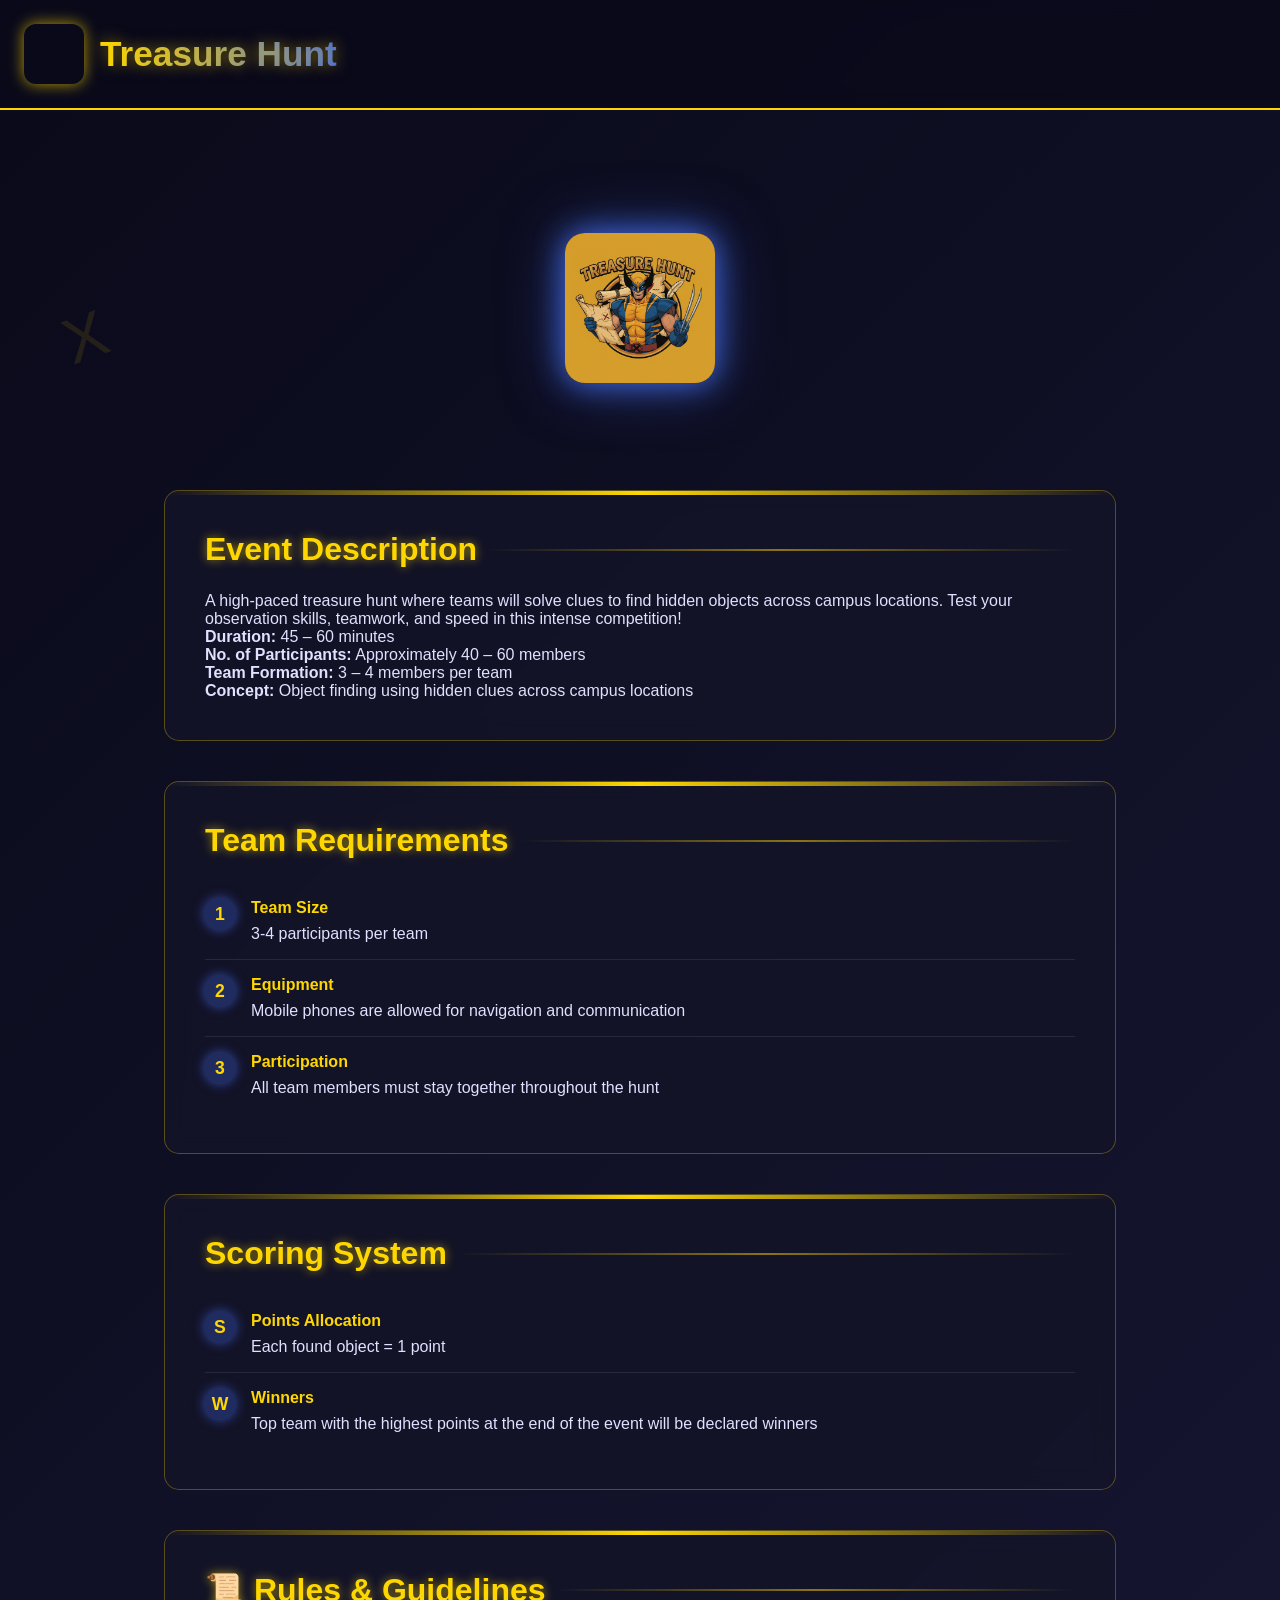
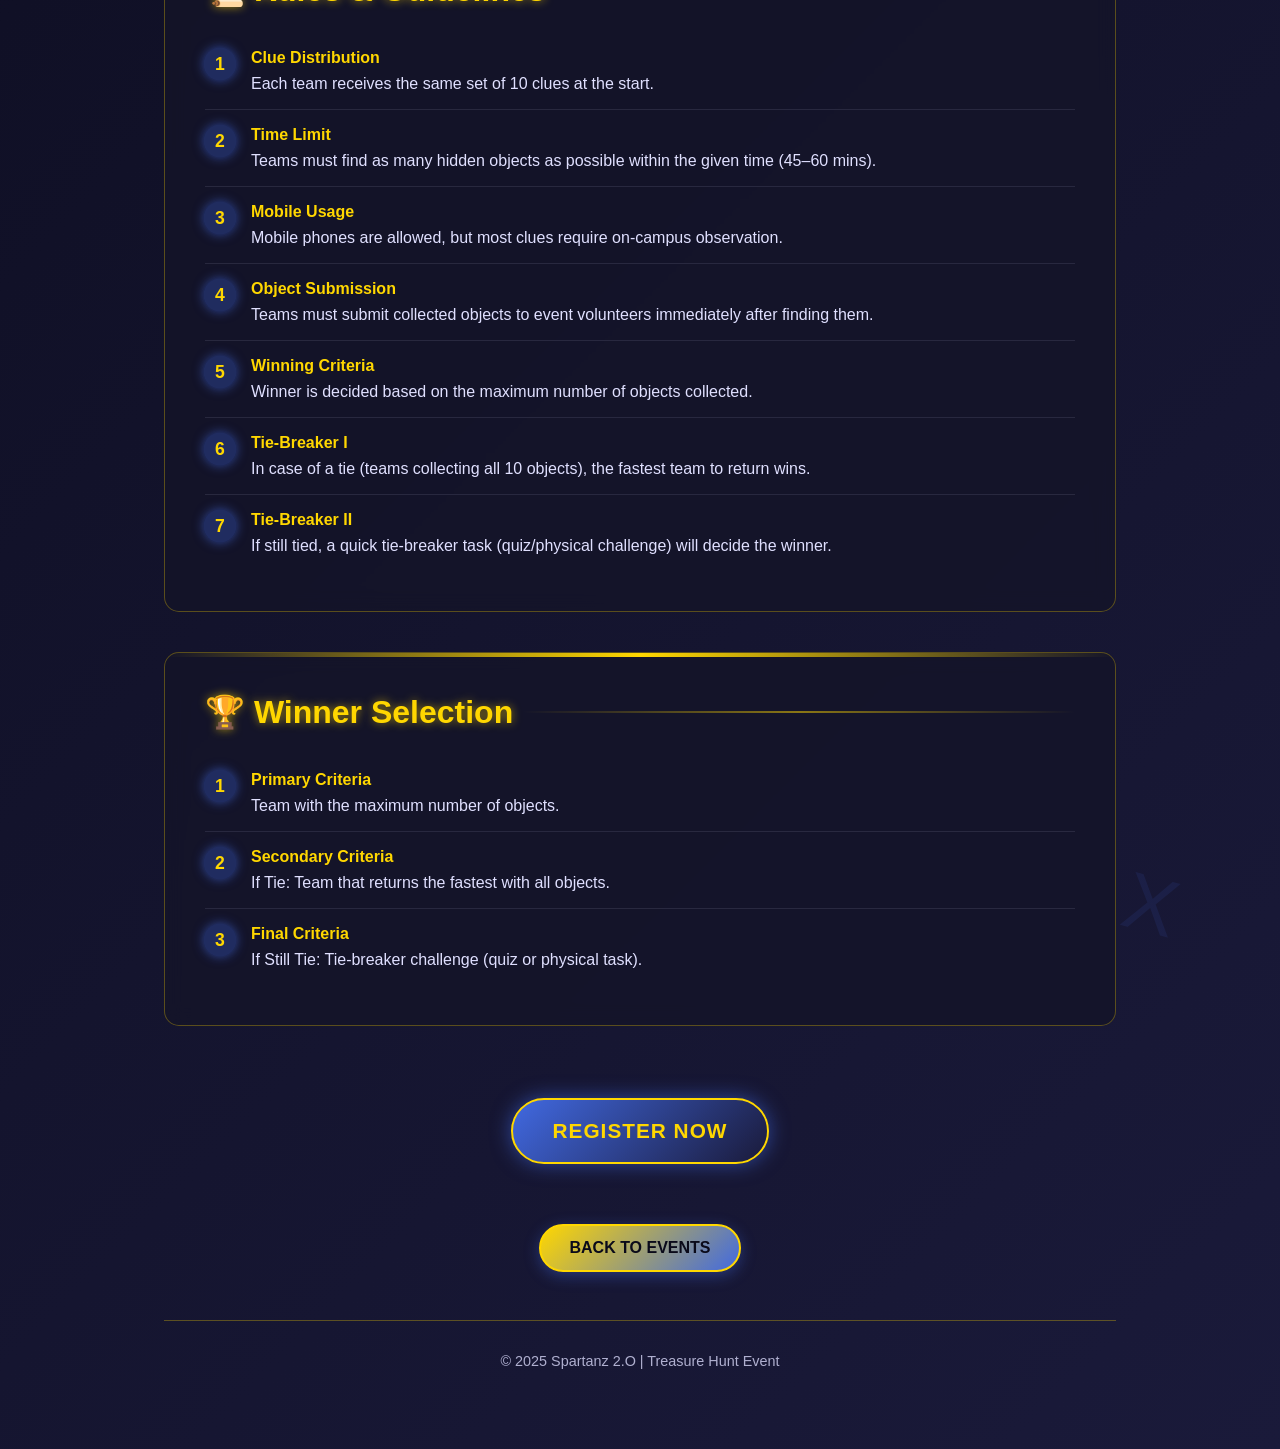
<file: treasure-hunt.html>
<!DOCTYPE html>
<html lang="en">
<head>
    <meta charset="UTF-8">
    <meta name="viewport" content="width=device-width, initial-scale=1.0">
    <title>Treasure Hunt - Spartanz 2.O</title>
    <meta name="description" content="Treasure Hunt event at Spartanz 2.O - Find hidden objects using clues across campus locations. Duration: 45-60 minutes. Teams of 3-4 members.">
    <link rel="icon" type="image/x-icon" href="assets/spartanz2k25logo.png" />
    <style>
        /* Reset & Base */
        * {
            margin: 0;
            padding: 0;
            box-sizing: border-box;
        }

        body {
            font-family: "Arial", sans-serif;
            background: linear-gradient(135deg, #0a0a1a, #1a1a3a);
            color: #e0e0ff;
            overflow-x: hidden;
            min-height: 100vh;
            position: relative;
        }

        /* Wolverine Theme Elements */
        .cyber-accent {
            color: #FFD700 !important;
            text-shadow: 0 0 10px rgba(255, 215, 0, 0.7);
        }

        .cyber-glow {
            box-shadow: 0 0 15px rgba(65, 105, 225, 0.6);
        }

        /* Header Styling */
        .header {
            background: rgba(10, 10, 26, 0.85);
            backdrop-filter: blur(10px);
            padding: 1.5rem;
            display: flex;
            align-items: center;
            gap: 1.5rem;
            border-bottom: 2px solid #FFD700;
            position: sticky;
            top: 0;
            z-index: 100;
        }

        .logo-container {
            display: flex;
            align-items: center;
            gap: 1rem;
        }

        .spartanz-logo {
            width: 60px;
            height: 60px;
            background: url('https://placehold.co/60x60/FFD700/0a0a1a?text=WV') center/contain no-repeat;
            border-radius: 12px;
            box-shadow: 0 0 15px rgba(255, 215, 0, 0.7);
        }

        .event-title {
            font-size: 2.2rem;
            font-weight: bold;
            background: linear-gradient(to right, #FFD700, #4169E1);
            -webkit-background-clip: text;
            -webkit-text-fill-color: transparent;
            text-shadow: 0 0 15px rgba(255, 215, 0, 0.5);
        }

        /* Main Content */
        .container {
            max-width: 1000px;
            margin: 3rem auto;
            padding: 0 1.5rem;
        }

        .section {
            background: rgba(20, 20, 40, 0.8);
            border: 1px solid rgba(255, 215, 0, 0.3);
            border-radius: 15px;
            padding: 2.5rem;
            margin-bottom: 2.5rem;
            backdrop-filter: blur(10px);
            position: relative;
            overflow: hidden;
        }

        .section::before {
            content: '';
            position: absolute;
            top: 0;
            left: 0;
            width: 100%;
            height: 4px;
            background: linear-gradient(90deg, transparent, #FFD700, transparent);
        }

        .section-title {
            font-size: 2rem;
            margin-bottom: 1.5rem;
            color: #FFD700;
            text-shadow: 0 0 10px rgba(255, 215, 0, 0.6);
            display: flex;
            align-items: center;
            gap: 10px;
        }

        .section-title::after {
            content: '';
            flex: 1;
            height: 2px;
            background: linear-gradient(90deg, transparent, rgba(255, 215, 0, 0.5), transparent);
        }

        /* Rules List */
        .rules-list {
            list-style: none;
            padding-left: 0;
        }

        .rules-list li {
            padding: 1rem 0;
            border-bottom: 1px solid rgba(224, 224, 255, 0.1);
            display: flex;
            gap: 1rem;
        }

        .rules-list li:last-child {
            border-bottom: none;
        }

        .rule-icon {
            min-width: 30px;
            height: 30px;
            background: rgba(65, 105, 225, 0.3);
            border-radius: 50%;
            display: flex;
            align-items: center;
            justify-content: center;
            font-weight: bold;
            color: #FFD700;
            flex-shrink: 0;
            box-shadow: 0 0 10px rgba(65, 105, 225, 0.6);
        }

        .rule-content h4 {
            margin-bottom: 0.5rem;
            color: #FFD700;
        }

        /* Event Logo Visual */
        .logo-visual {
            position: relative;
            height: 300px;
            margin: 2rem 0;
            display: flex;
            align-items: center;
            justify-content: center;
        }

        .logo-container-main {
            position: relative;
            width: 200px;
            height: 200px;
            display: flex;
            align-items: center;
            justify-content: center;
        }

        .event-logo {
            width: 150px;
            height: 150px;
            background: url('assets/Treasure Hunt Logo picture.png') center/contain no-repeat;
            border-radius: 20px;
            box-shadow: 0 0 30px #4169E1, 0 0 60px rgba(65, 105, 225, 0.5);
            animation: pulse 2s infinite;
        }

        @keyframes pulse {
            0% { box-shadow: 0 0 30px #4169E1, 0 0 60px rgba(65, 105, 225, 0.5); }
            50% { box-shadow: 0 0 40px #FFD700, 0 0 80px rgba(255, 215, 0, 0.6); }
            100% { box-shadow: 0 0 30px #4169E1, 0 0 60px rgba(65, 105, 225, 0.5); }
        }

        /* Register Button */
        .register-button {
            display: inline-block;
            background: linear-gradient(135deg, #4169E1, #1a1a3a);
            color: #FFD700;
            padding: 1.2rem 2.5rem;
            border-radius: 50px;
            text-decoration: none;
            font-weight: bold;
            font-size: 1.3rem;
            margin: 2rem 0;
            box-shadow: 0 0 20px rgba(65, 105, 225, 0.6);
            transition: all 0.4s ease;
            position: relative;
            overflow: hidden;
            border: 2px solid #FFD700;
            letter-spacing: 1px;
            text-transform: uppercase;
        }

        .register-button::before {
            content: '';
            position: absolute;
            top: 0;
            left: -100%;
            width: 100%;
            height: 100%;
            background: linear-gradient(90deg, transparent, rgba(255, 215, 0, 0.4), transparent);
            transition: 0.5s;
        }

        .register-button:hover {
            transform: translateY(-5px) scale(1.05);
            box-shadow: 0 10px 25px rgba(65, 105, 225, 0.8), 0 0 30px rgba(255, 215, 0, 0.6);
            background: linear-gradient(135deg, #5a7ee5, #2a2a4a);
        }

        .register-button:hover::before {
            left: 100%;
        }

        .register-button:active {
            transform: translateY(0) scale(0.98);
            box-shadow: 0 0 15px rgba(65, 105, 225, 0.6);
        }

        /* Back to Events Button */
        .back-button {
            display: inline-block;
            background: linear-gradient(135deg, #FFD700, #4169E1);
            color: #0a0a1a;
            padding: 0.8rem 1.8rem;
            border-radius: 30px;
            text-decoration: none;
            font-weight: bold;
            margin-top: 1.5rem;
            box-shadow: 0 4px 15px rgba(65, 105, 225, 0.4);
            transition: all 0.3s ease;
            border: 2px solid #FFD700;
        }

        .back-button:hover {
            transform: translateY(-3px);
            box-shadow: 0 6px 20px rgba(255, 215, 0, 0.6);
            background: linear-gradient(135deg, #FFB300, #4169E1);
        }

        /* Button Container */
        .button-container {
            text-align: center;
            margin-top: 2rem;
        }

        /* Responsive Design */
        @media (max-width: 768px) {
            .header {
                flex-direction: column;
                text-align: center;
            }
            
            .event-title {
                font-size: 1.8rem;
            }
            
            .section {
                padding: 1.8rem;
            }
            
            .section-title {
                font-size: 1.7rem;
            }
            
            .logo-visual {
                height: 200px;
            }
            
            .logo-container-main {
                width: 150px;
                height: 150px;
            }
            
            .event-logo {
                width: 120px;
                height: 120px;
            }
            
            .spartanz-logo {
                width: 50px;
                height: 50px;
                background: url('https://placehold.co/50x50/FFD700/0a0a1a?text=WV') center/contain no-repeat;
            }
            
            .register-button {
                padding: 1rem 2rem;
                font-size: 1.1rem;
            }
        }

        @media (max-width: 480px) {
            .event-title {
                font-size: 1.5rem;
            }
            
            .section {
                padding: 1.5rem;
            }
            
            .section-title {
                font-size: 1.5rem;
            }
            
            .rule-icon {
                min-width: 25px;
                height: 25px;
                font-size: 0.9rem;
            }
            
            .logo-visual {
                height: 180px;
            }
            
            .logo-container-main {
                width: 120px;
                height: 120px;
            }
            
            .event-logo {
                width: 100px;
                height: 100px;
            }
            
            .spartanz-logo {
                width: 40px;
                height: 40px;
                background: url('https://placehold.co/40x40/FFD700/0a0a1a?text=WV') center/contain no-repeat;
            }
            
            .register-button {
                padding: 0.9rem 1.8rem;
                font-size: 1rem;
            }
        }

        /* Footer */
        .footer {
            text-align: center;
            padding: 2rem;
            margin-top: 3rem;
            border-top: 1px solid rgba(255, 215, 0, 0.3);
            color: #b0b0d0;
            font-size: 0.9rem;
        }
        
        /* Wolverine Claws Effect */
        .claw-mark {
            position: absolute;
            opacity: 0.1;
            z-index: -1;
        }
        
        .claw-1 {
            top: 10%;
            left: 5%;
            font-size: 4rem;
            transform: rotate(-20deg);
            color: #FFD700;
        }
        
        .claw-2 {
            bottom: 15%;
            right: 8%;
            font-size: 5rem;
            transform: rotate(15deg);
            color: #4169E1;
        }
    </style>
</head>
<body>
    <!-- Wolverine Claw Marks -->
    <div class="claw-mark claw-1">X</div>
    <div class="claw-mark claw-2">X</div>
    
    <!-- Header -->
    <header class="header">
        <div class="logo-container">
            <div class="spartanz-logo"></div>
            <h1 class="event-title">Treasure Hunt</h1>
        </div>
    </header>

    <!-- Main Content -->
    <div class="container">
        <div class="logo-visual">
            <div class="logo-container-main">
                <div class="event-logo"></div>
            </div>
        </div>

        <div class="section">
            <h2 class="section-title">Event Description</h2>
            <p>A high-paced treasure hunt where teams will solve clues to find hidden objects across campus locations. Test your observation skills, teamwork, and speed in this intense competition!</p>
            <p><strong>Duration:</strong> 45 – 60 minutes</p>
            <p><strong>No. of Participants:</strong> Approximately 40 – 60 members</p>
            <p><strong>Team Formation:</strong> 3 – 4 members per team</p>
            <p><strong>Concept:</strong> Object finding using hidden clues across campus locations</p>
        </div>

        <div class="section">
            <h2 class="section-title">Team Requirements</h2>
            <ul class="rules-list">
                <li>
                    <div class="rule-icon">1</div>
                    <div class="rule-content">
                        <h4>Team Size</h4>
                        <p>3-4 participants per team</p>
                    </div>
                </li>
                <li>
                    <div class="rule-icon">2</div>
                    <div class="rule-content">
                        <h4>Equipment</h4>
                        <p>Mobile phones are allowed for navigation and communication</p>
                    </div>
                </li>
                <li>
                    <div class="rule-icon">3</div>
                    <div class="rule-content">
                        <h4>Participation</h4>
                        <p>All team members must stay together throughout the hunt</p>
                    </div>
                </li>
            </ul>
        </div>

        <div class="section">
            <h2 class="section-title">Scoring System</h2>
            <ul class="rules-list">
                <li>
                    <div class="rule-icon">S</div>
                    <div class="rule-content">
                        <h4>Points Allocation</h4>
                        <p>Each found object = 1 point</p>
                    </div>
                </li>
                <li>
                    <div class="rule-icon">W</div>
                    <div class="rule-content">
                        <h4>Winners</h4>
                        <p>Top team with the highest points at the end of the event will be declared winners</p>
                    </div>
                </li>
            </ul>
        </div>

        <div class="section">
            <h2 class="section-title cyber-accent">📜 Rules & Guidelines</h2>
            <ul class="rules-list">
                <li>
                    <div class="rule-icon">1</div>
                    <div class="rule-content">
                        <h4>Clue Distribution</h4>
                        <p>Each team receives the same set of 10 clues at the start.</p>
                    </div>
                </li>
                <li>
                    <div class="rule-icon">2</div>
                    <div class="rule-content">
                        <h4>Time Limit</h4>
                        <p>Teams must find as many hidden objects as possible within the given time (45–60 mins).</p>
                    </div>
                </li>
                <li>
                    <div class="rule-icon">3</div>
                    <div class="rule-content">
                        <h4>Mobile Usage</h4>
                        <p>Mobile phones are allowed, but most clues require on-campus observation.</p>
                    </div>
                </li>
                <li>
                    <div class="rule-icon">4</div>
                    <div class="rule-content">
                        <h4>Object Submission</h4>
                        <p>Teams must submit collected objects to event volunteers immediately after finding them.</p>
                    </div>
                </li>
                <li>
                    <div class="rule-icon">5</div>
                    <div class="rule-content">
                        <h4>Winning Criteria</h4>
                        <p>Winner is decided based on the maximum number of objects collected.</p>
                    </div>
                </li>
                <li>
                    <div class="rule-icon">6</div>
                    <div class="rule-content">
                        <h4>Tie-Breaker I</h4>
                        <p>In case of a tie (teams collecting all 10 objects), the fastest team to return wins.</p>
                    </div>
                </li>
                <li>
                    <div class="rule-icon">7</div>
                    <div class="rule-content">
                        <h4>Tie-Breaker II</h4>
                        <p>If still tied, a quick tie-breaker task (quiz/physical challenge) will decide the winner.</p>
                    </div>
                </li>
            </ul>
        </div>

        <div class="section">
            <h2 class="section-title cyber-accent">🏆 Winner Selection</h2>
            <ul class="rules-list">
                <li>
                    <div class="rule-icon">1</div>
                    <div class="rule-content">
                        <h4>Primary Criteria</h4>
                        <p>Team with the maximum number of objects.</p>
                    </div>
                </li>
                <li>
                    <div class="rule-icon">2</div>
                    <div class="rule-content">
                        <h4>Secondary Criteria</h4>
                        <p>If Tie: Team that returns the fastest with all objects.</p>
                    </div>
                </li>
                <li>
                    <div class="rule-icon">3</div>
                    <div class="rule-content">
                        <h4>Final Criteria</h4>
                        <p>If Still Tie: Tie-breaker challenge (quiz or physical task).</p>
                    </div>
                </li>
            </ul>
        </div>

        <div class="button-container">
            <a href="https://forms.gle/GbYVN11hpU6zCWMr8" class="register-button" target="_blank">
                Register Now
            </a>
        </div>

        <div style="text-align: center;">
            <a href="/" class="back-button">BACK TO EVENTS</a>
        </div>
        
        <div class="footer">
            <p>© 2025 Spartanz 2.O | Treasure Hunt Event</p>
        </div>
    </div>

    <script>
        // Add subtle animation to rule icons on scroll
        document.addEventListener('DOMContentLoaded', function() {
            const ruleIcons = document.querySelectorAll('.rule-icon');
            
            const observer = new IntersectionObserver((entries) => {
                entries.forEach(entry => {
                    if (entry.isIntersecting) {
                        entry.target.style.transform = 'scale(1.1)';
                        entry.target.style.transition = 'transform 0.3s ease';
                    }
                });
            }, { threshold: 0.1 });
            
            ruleIcons.forEach(icon => {
                observer.observe(icon);
            });
        });
    </script>
</body>
    </html>
</file>
